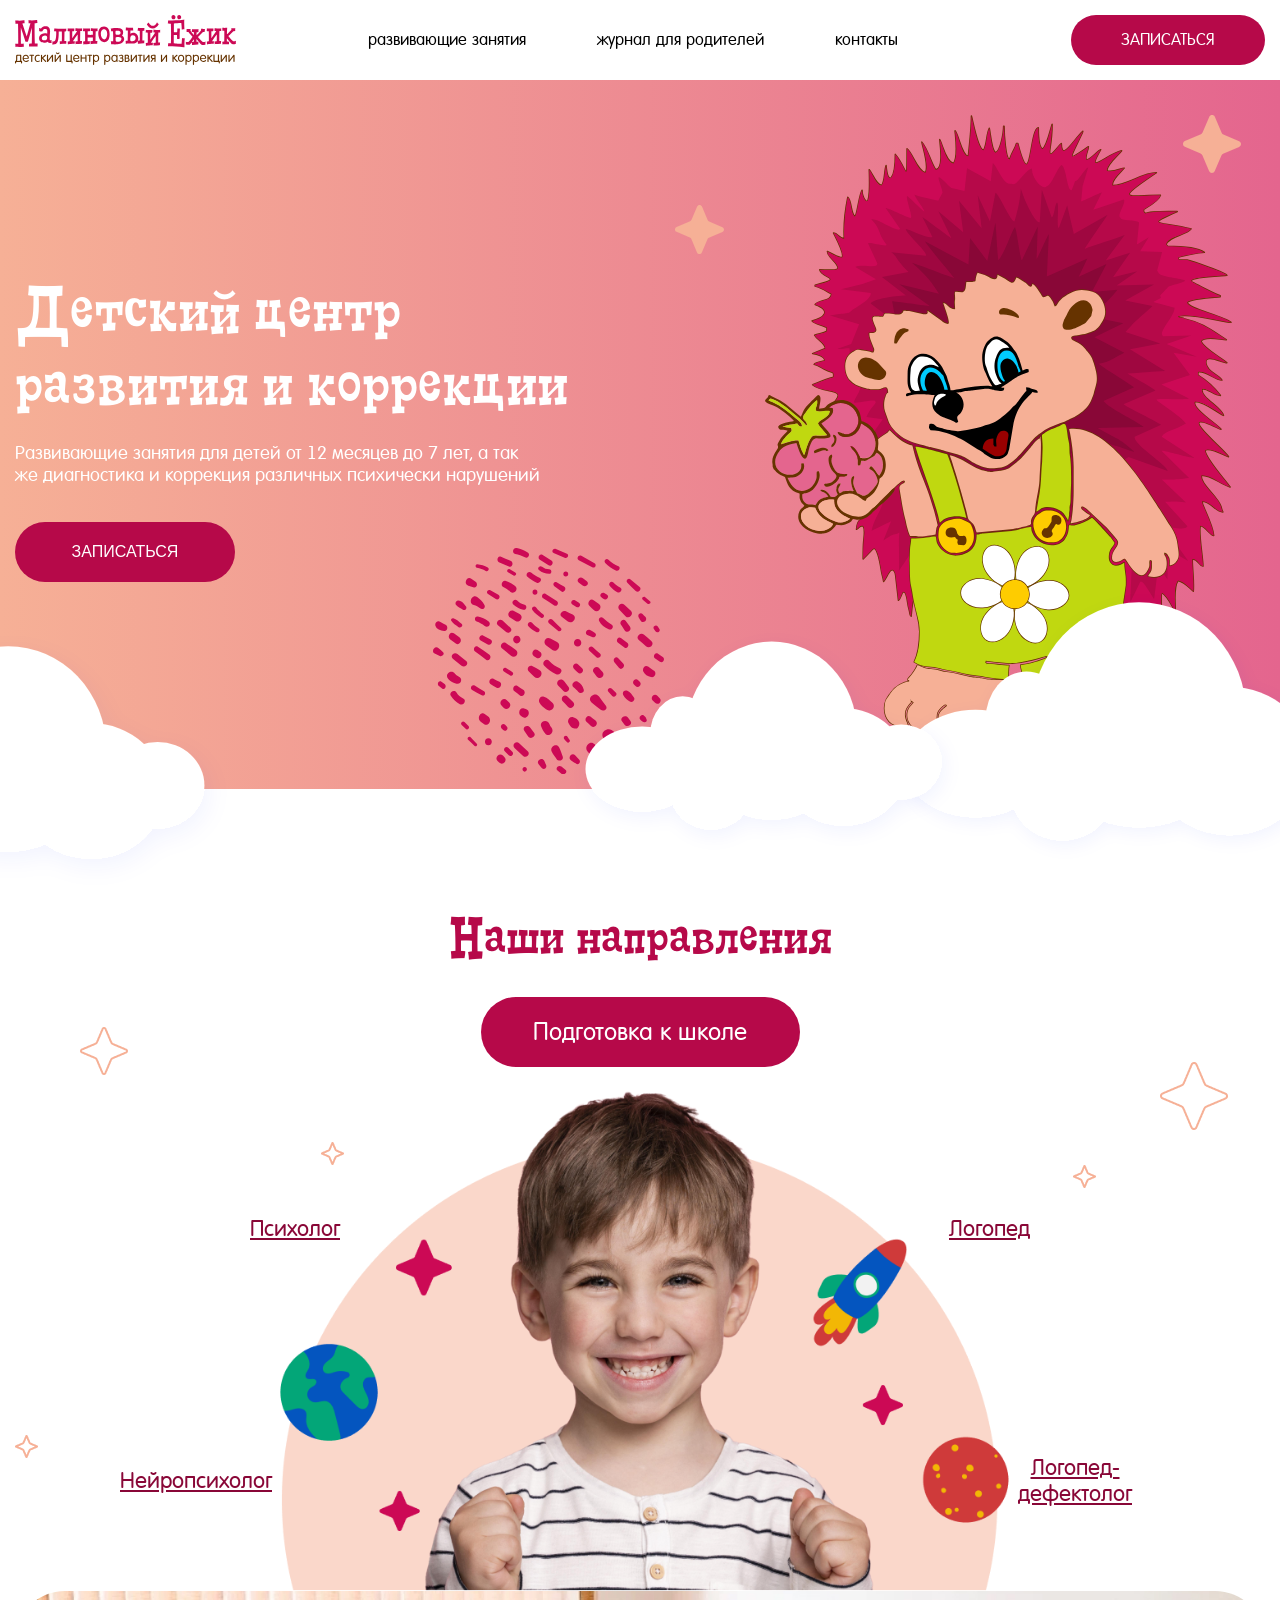
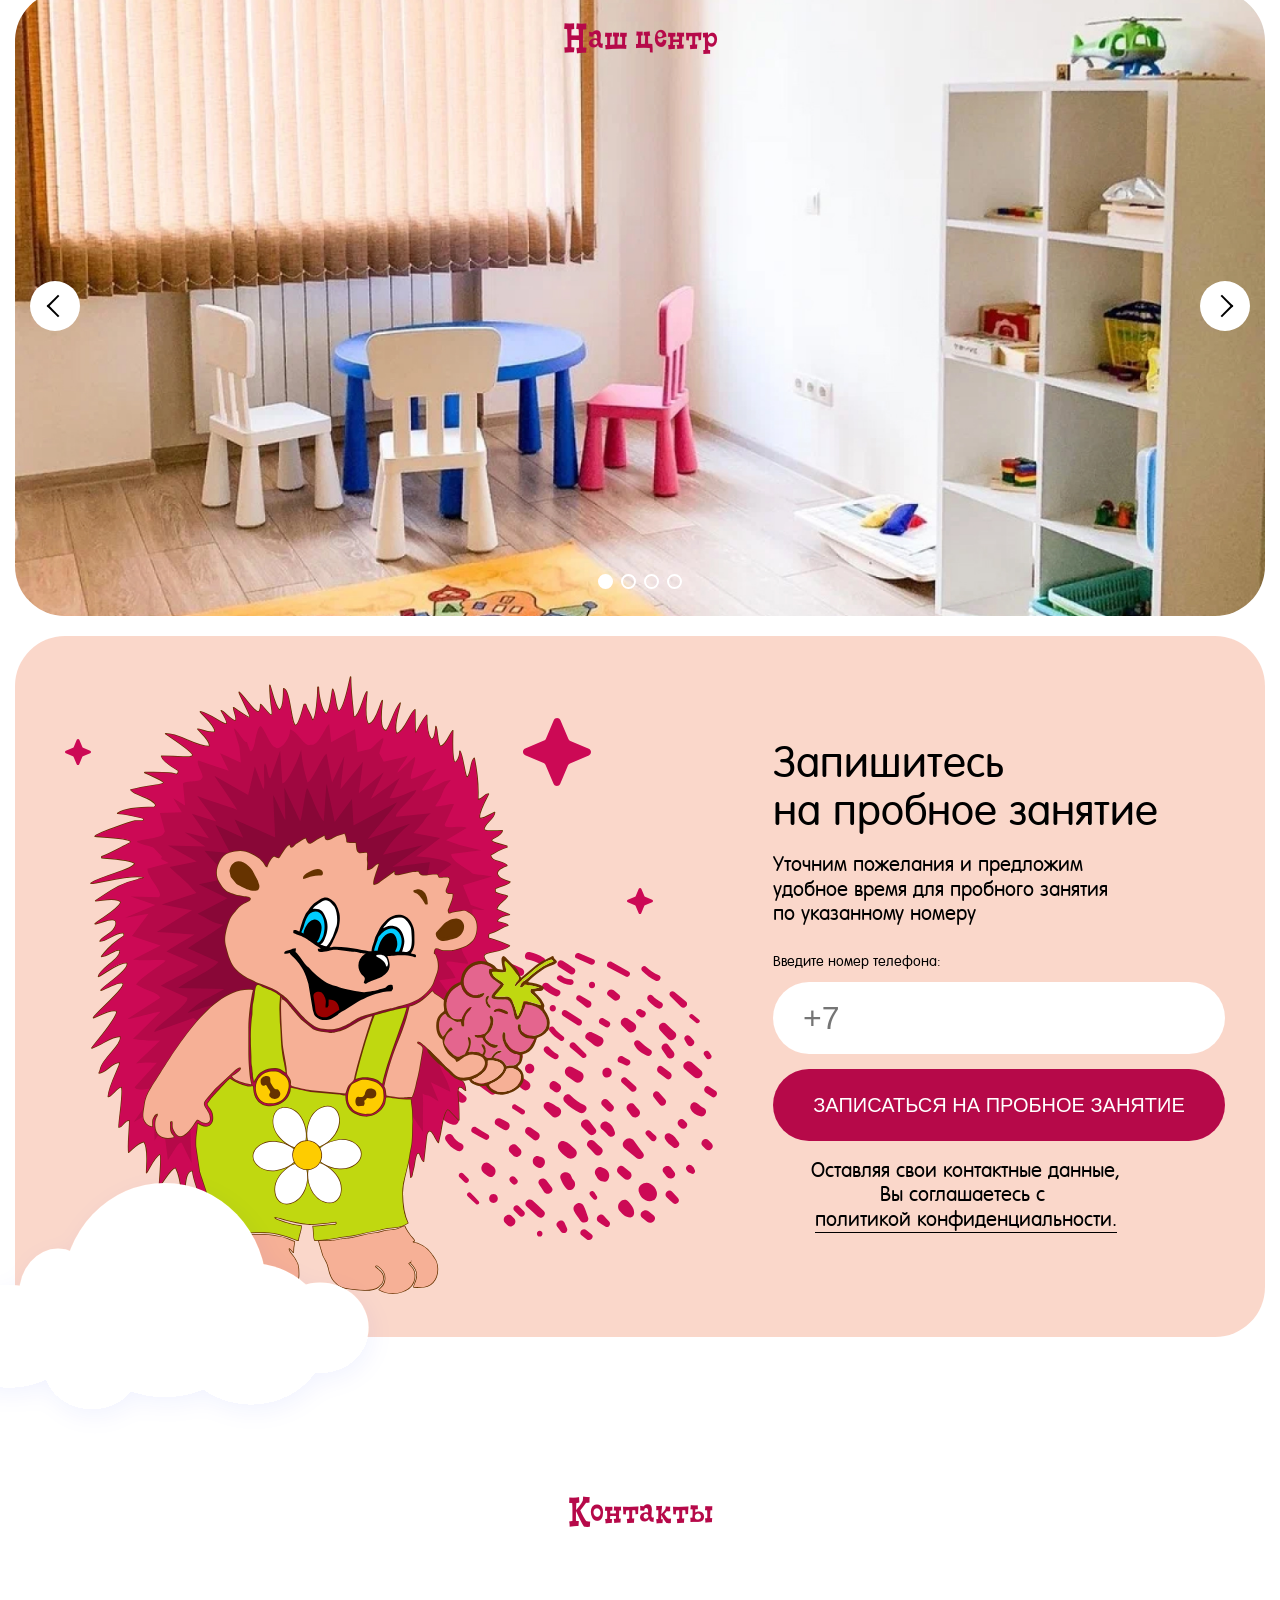
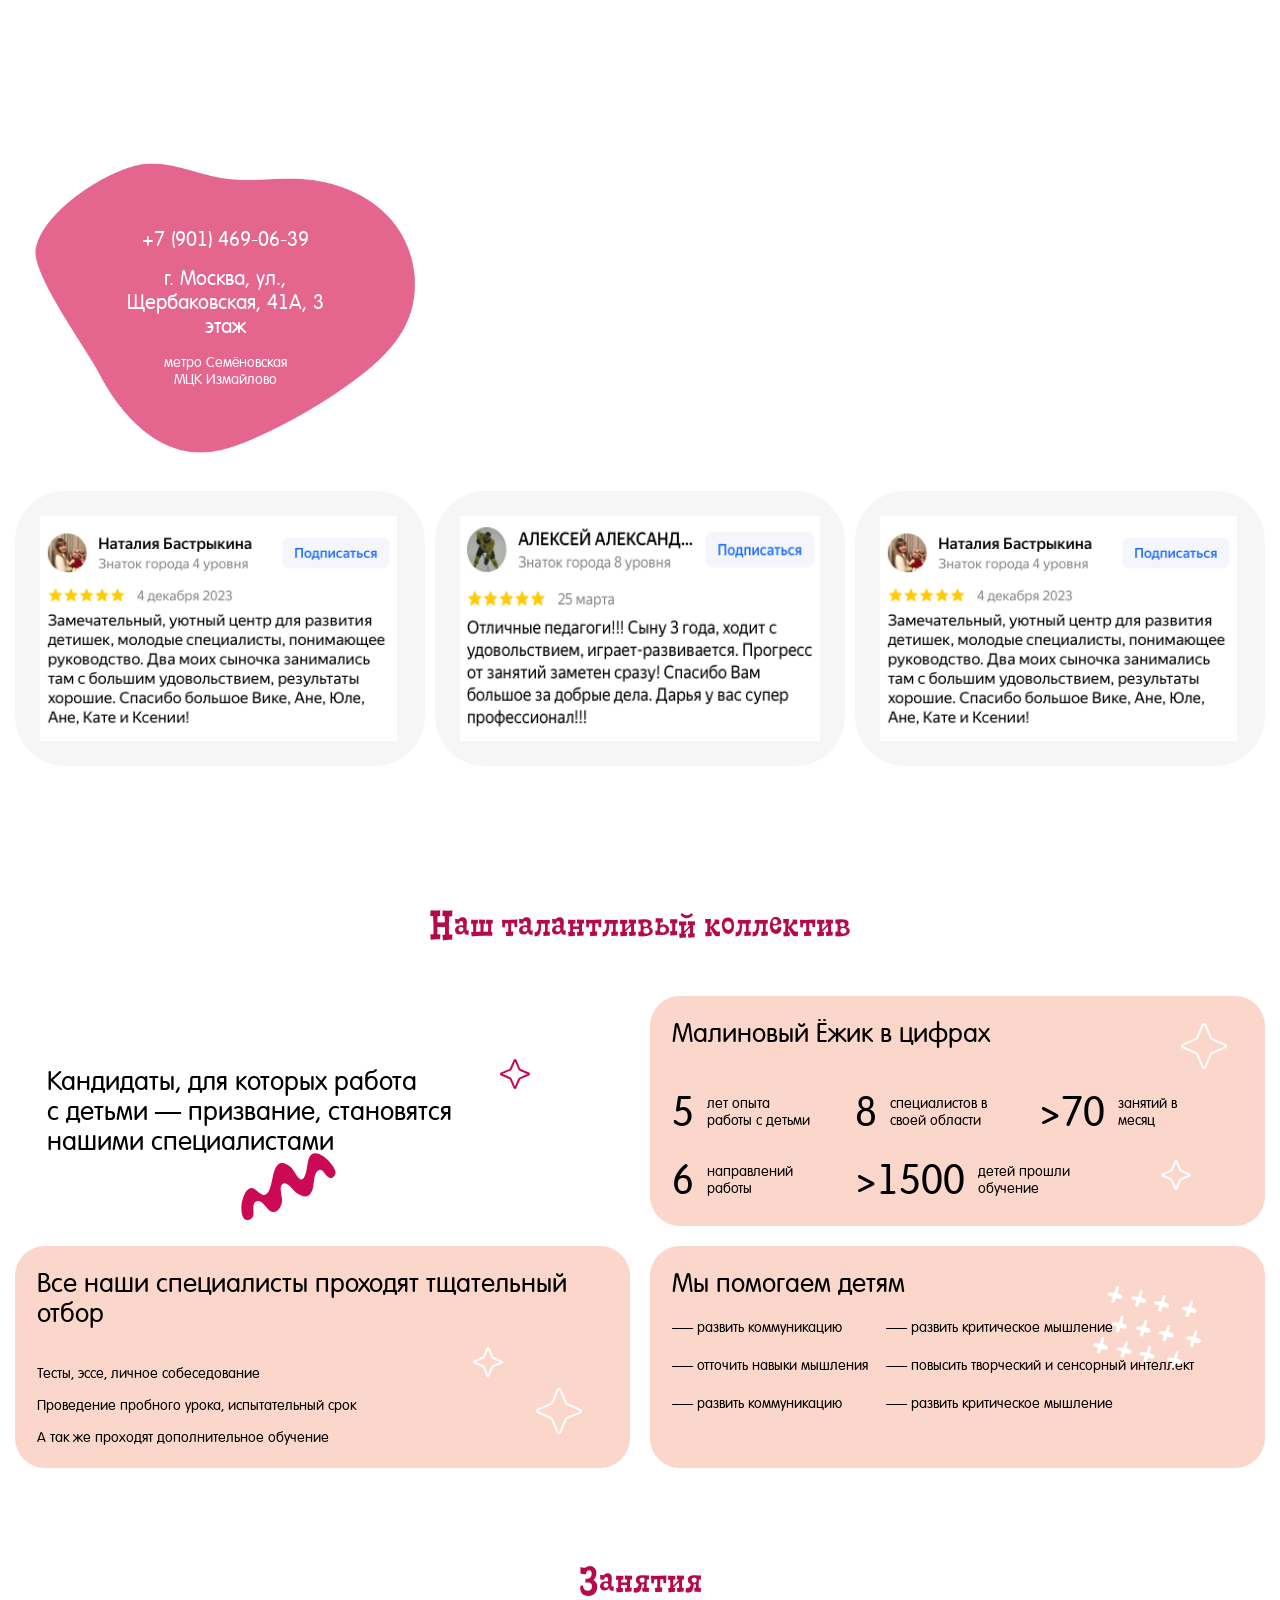
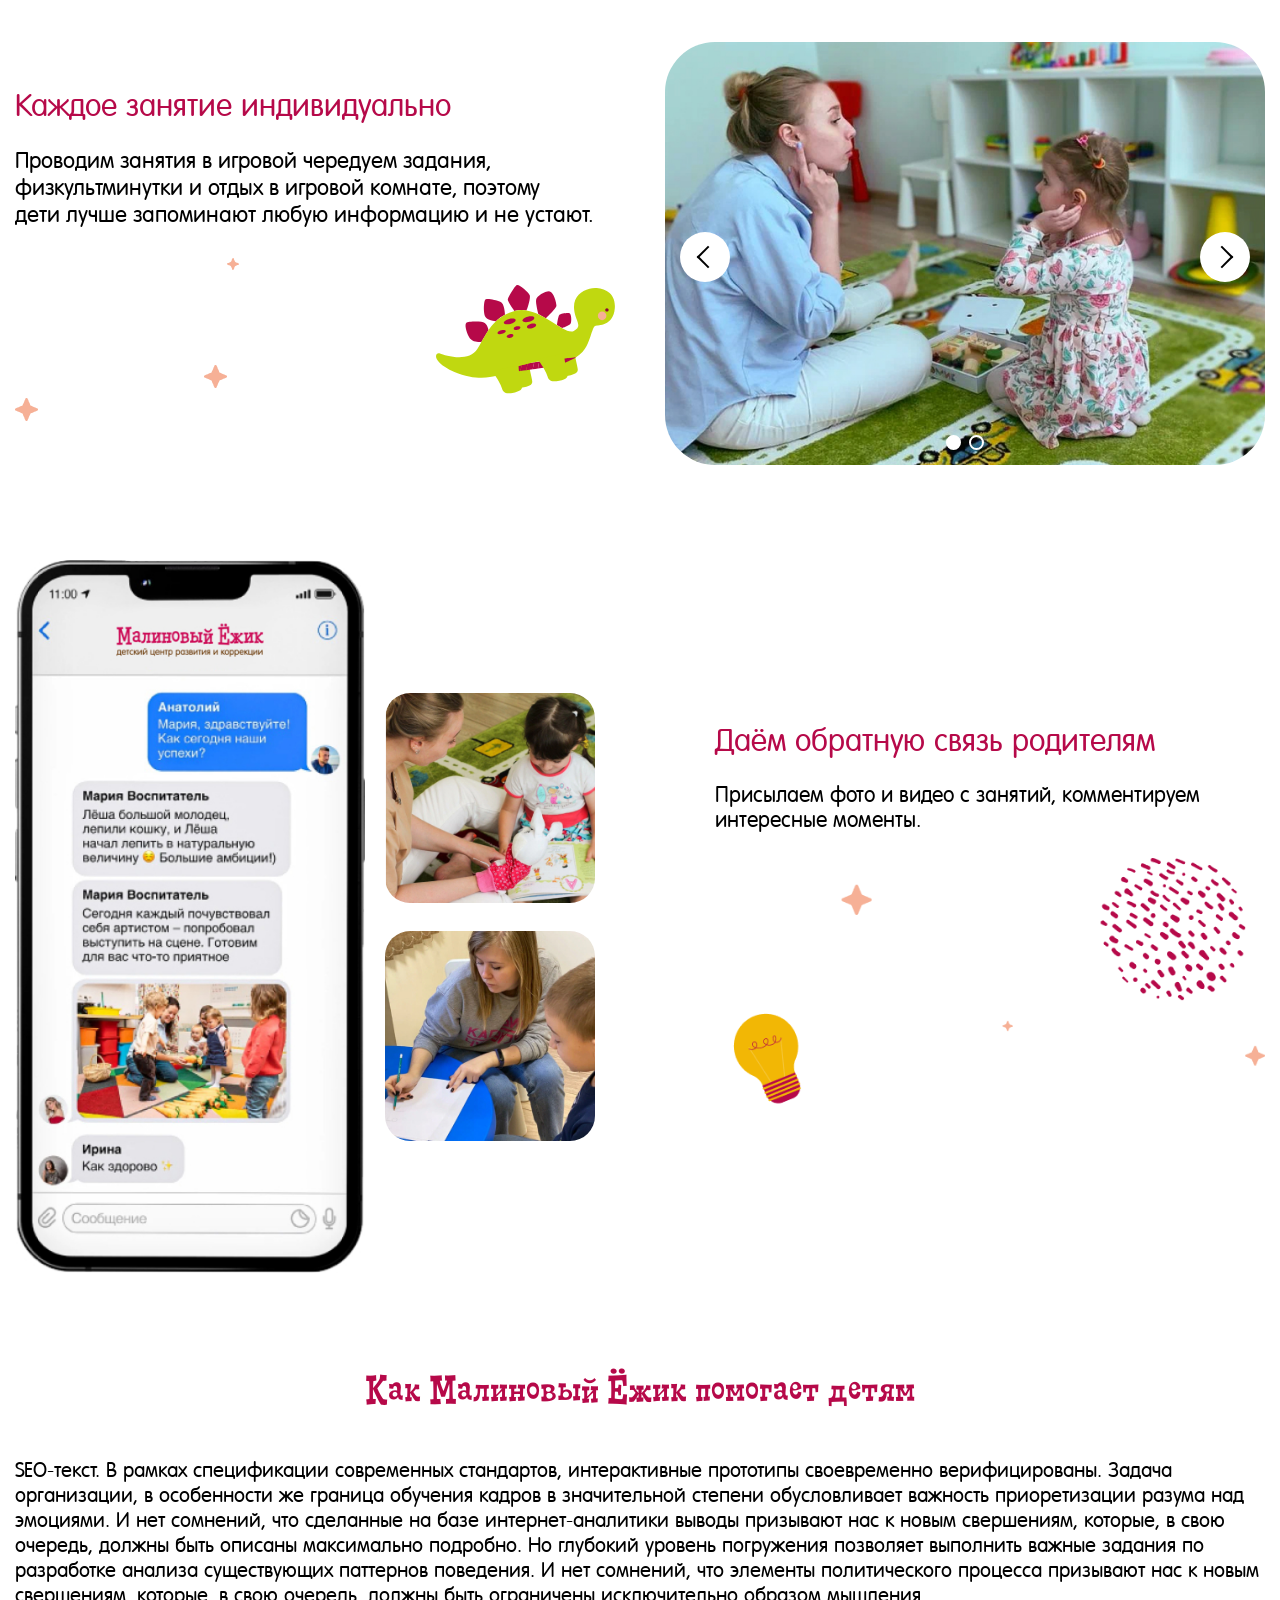
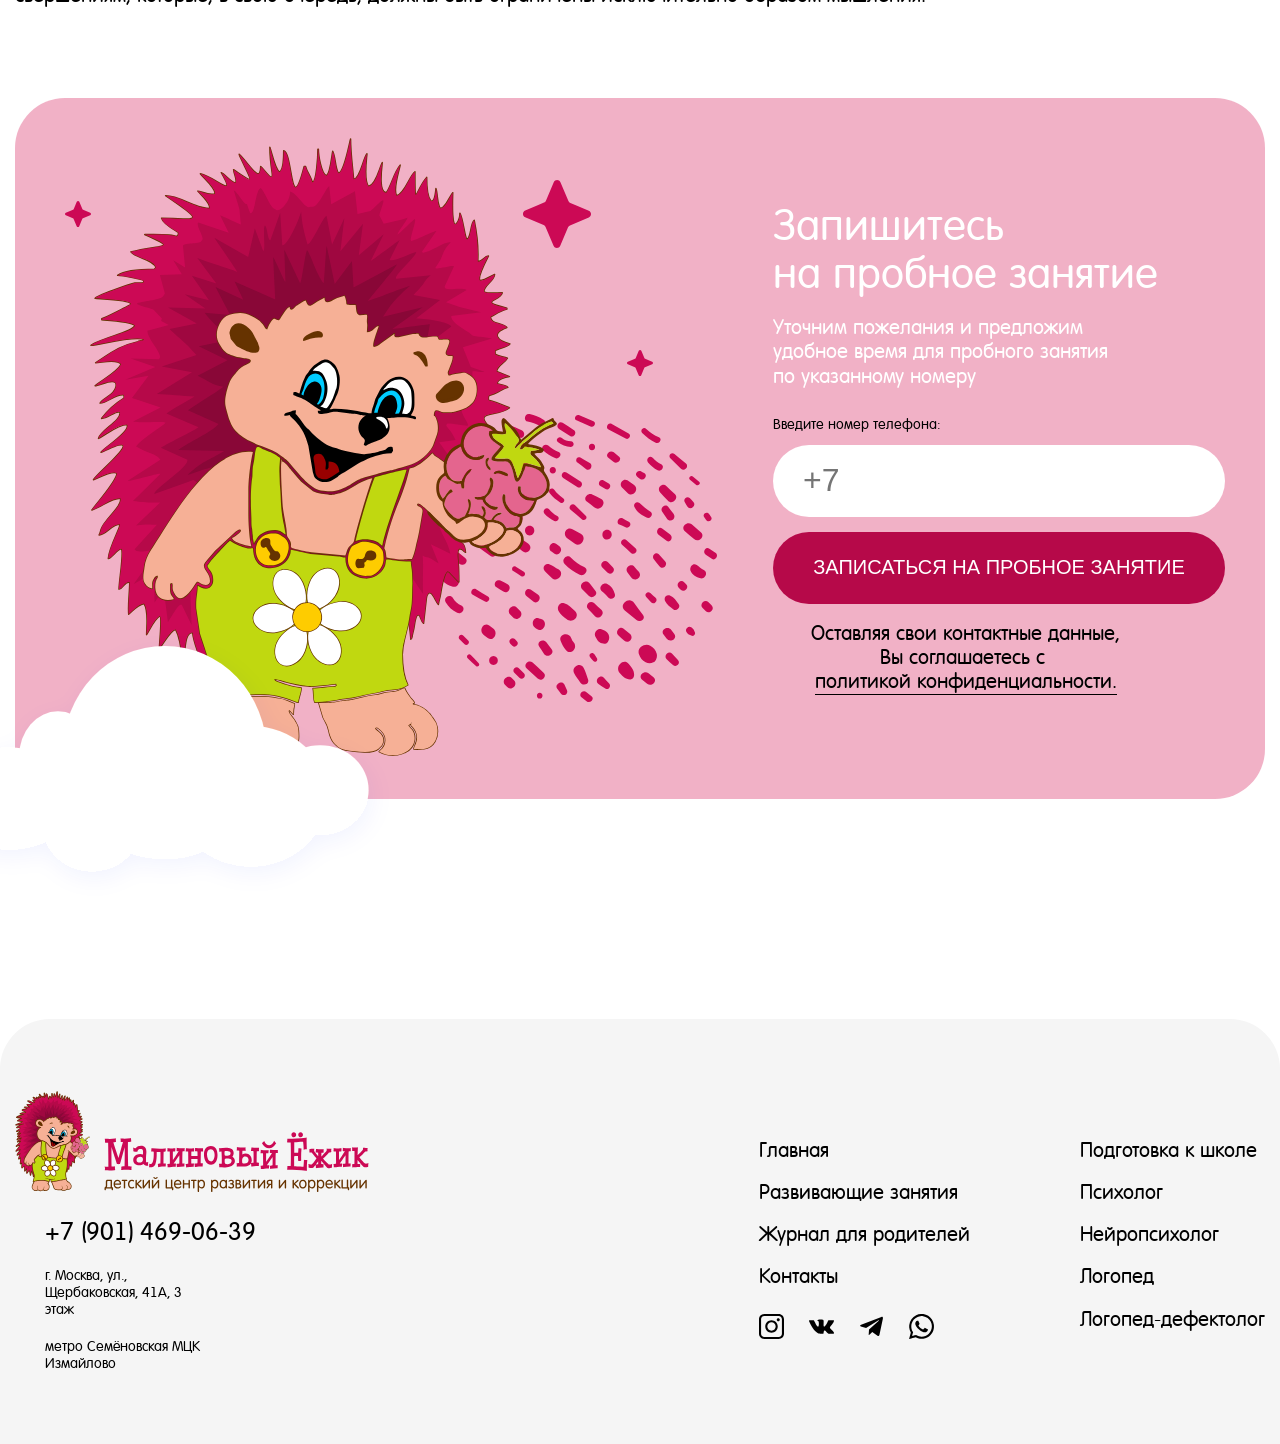
<file: index.html>
<!DOCTYPE html>
<html lang="en">
<head>
    <meta charset="UTF-8">
    <meta name="viewport" content="width=device-width, initial-scale=1, maximum-scale=1">
    <meta http-equiv="X-UA-Compatible" content="ie=edge">
    <link rel="stylesheet" href="style.css">
    <title></title>
</head>
<body>

<header>
    <div class="container">
        <div class="header__main">
            <a href="#" class="header__logo">
                <img src="./assets/img/logo.svg" alt="logo">
            </a>
            <div class="header__menu">
                <ul>
                    <li><a href="./developmental.html">развивающие занятия</a></li>
                    <li><a href="./magazine.html">журнал для родителей</a></li>
                    <li><a href="./contact.html">контакты</a></li>
                </ul>
                <a href="#" class="btn-red">ЗАПИСАТЬСЯ</a>
            </div>
            <div class="open-menu">
                <span></span>
                <span></span>
                <span></span>
                <span></span>
            </div>
        </div>
    </div>
</header>

<section class="correction__sec">
    <div class="container">
        <div class="correction__flex">
            <div class="correction__info">
                <h1>Детский центр развития и коррекции</h1>
                <p>
                    Развивающие занятия для детей от 12 месяцев до 7 лет, а так же
                    диагностика и коррекция различных психически нарушений
                </p>
                <button class="btn-red">ЗАПИСАТЬСЯ</button>
            </div>
            <div class="correction__pic">
                <img src="./assets/img/hedfehog.svg" alt="image">
            </div>
        </div>
    </div>
    <div class="correct-skay-one">
        <img src="./assets/img/skay1.svg" alt="image">
    </div>
    <div class="correct-skay-two">
        <img src="./assets/img/skay2.svg" alt="image">
    </div>
    <div class="correct-skay-three">
        <img src="./assets/img/skay3.svg" alt="image">
    </div>
</section>

<section class="our-directions">
    <div class="container">
        <div class="our-directions__cnt">
            <h2>Наши направления</h2>
            <a href="#" class="btn-red">Подготовка к школе</a>
            <div class="our-directions__fon">
                <div class="psychologist-therapist">
                    <a href="#">Психолог</a>
                    <a href="#">Логопед</a>
                </div>
                <div class="neuropsychologist">
                    <a href="#">Нейропсихолог</a>
                    <a href="#">Логопед- дефектолог</a>
                </div>
                <div class="our-directions__photo">
                    <img src="./assets/img/direct-photo.png" alt="image">
                </div>
            </div>
        </div>
        <div class="our-directions__rel">
            <div class="swiper our-directions__slider">
                <div class="swiper-wrapper">
                    <div class="swiper-slide">
                        <div class="directions-slider__photo">
                            <h2>Наш центр</h2>
                            <img src="./assets/img/slid1.jpg" alt="image">
                        </div>
                    </div>
                    <div class="swiper-slide">
                        <div class="directions-slider__photo">
                            <h2>Наш центр</h2>
                            <img src="./assets/img/slid1.jpg" alt="image">
                        </div>
                    </div>
                    <div class="swiper-slide">
                        <div class="directions-slider__photo">
                            <h2>Наш центр</h2>
                            <img src="./assets/img/slid1.jpg" alt="image">
                        </div>
                    </div>
                    <div class="swiper-slide">
                        <div class="directions-slider__photo">
                            <h2>Наш центр</h2>
                            <img src="./assets/img/slid1.jpg" alt="image">
                        </div>
                    </div>
                </div>
            </div>
            <div class="directions-pagination swiper-pagination"></div>
            <div class="directions-button-prev swiper-button-prev"></div>
            <div class="directions-button-next swiper-button-next"></div>
        </div>
    </div>
    <div class="sign-lesson">
        <div class="container">
            <div class="sign-lesson__fon">
                <div class="sign-lesson__photo">
                    <img src="./assets/img/hedfehog2.svg" alt="image">
                </div>
                <div class="sign-lesson__info">
                    <h2>Запишитесь
                        на пробное занятие</h2>
                    <p>
                        Уточним пожелания и предложим
                        удобное время для пробного занятия
                        по указанному номеру
                    </p>
                    <div class="sign-lesson__form">
                        <small>Введите номер телефона:</small>
                        <form>
                            <div class="sign-lesson__inp">
                                <label>
                                    <input type="text" placeholder="+7" class="phone">
                                </label>
                            </div>
                            <button class="btn-red">ЗАПИСАТЬСЯ НА ПРОБНОЕ ЗАНЯТИЕ</button>
                        </form>
                        <p>
                            Оставляя свои контактные данные, Вы соглашаетесь с 
                            <a href="#">политикой конфиденциальности. </a>
                        </p>
                    </div>
                </div>
            </div>
        </div>
        <div class="sign-lesson-skay">
            <img src="./assets/img/skay4.svg" alt="image">
        </div>
    </div>
</section>

<section class="contact-sec">
    <div class="container">
        <div class="contact__main">
            <h2>Контакты</h2>
            <div class="contact__map">
                <iframe src="https://yandex.ru/map-widget/v1/?um=constructor%3Ad20a2db9c0956260044ea9b81835b68672688292c285b54bea226a6f04271da5&amp;source=constructor"
                        width="100%" height="100%" frameborder="0"></iframe>
            </div>
            <div class="contact__fon">
                <p>+7 (901) 469-06-39</p>
                <p>г. Москва, ул., Щербаковская, 41А,
                    3 этаж</p>
                <span>метро Семёновская МЦК Измайлово</span>
            </div>
        </div>
        <div class="contact__rel">
            <div class="swiper contact__slider">
                <div class="swiper-wrapper">
                    <div class="swiper-slide">
                        <div class="contact__box">
                            <img src="./assets/img/otz-cont.png" alt="image">
                        </div>
                    </div>
                    <div class="swiper-slide">
                        <div class="contact__box">
                            <img src="./assets/img/otz-cont2.png" alt="image">
                        </div>
                    </div>
                    <div class="swiper-slide">
                        <div class="contact__box">
                            <img src="./assets/img/otz-cont.png" alt="image">
                        </div>
                    </div>
                    <div class="swiper-slide">
                        <div class="contact__box">
                            <img src="./assets/img/otz-cont2.png" alt="image">
                        </div>
                    </div>
                </div>
            </div>
        </div>
    </div>
</section>

<section class="our-talented-sec">
    <div class="container">
        <h2>Наш талантливый коллектив</h2>
        <div class="our-talented__wrap">
            <div class="our-talented__cnt">
                <h4>Кандидаты, для которых
                    работа с детьми — призвание,
                    становятся нашими специалистами</h4>
            </div>
            <div class="our-talented__box star-whit-one">
                <h4>Малиновый Ёжик в цифрах</h4>
                <div class="hedgehog-numbers">
                    <ul>
                        <li>
                            <strong>5</strong>
                            <p>
                                лет опыта работы
                                с детьми
                            </p>
                        </li>
                        <li>
                            <strong>8</strong>
                            <p>
                                специалистов в
                                своей области
                            </p>
                        </li>
                        <li>
                            <strong>>70</strong>
                            <p>
                                занятий
                                в месяц
                            </p>
                        </li>
                        <li>
                            <strong>6</strong>
                            <p>
                                направлений
                                работы
                            </p>
                        </li>
                        <li>
                            <strong>>1500</strong>
                            <p>
                                детей прошли
                                обучение
                            </p>
                        </li>
                    </ul>
                </div>
            </div>
            <div class="our-talented__box star-whit-two">
                <h4>Все наши специалисты проходят
                    тщательный отбор</h4>
                <div class="personal-interviews">
                    <p>
                        Тесты, эссе, личное собеседование
                    </p>
                    <p>
                        Проведение пробного урока, испытательный срок
                    </p>
                    <p>
                        А так же проходят дополнительное обучение
                    </p>
                </div>
            </div>
            <div class="our-talented__box star-whit-three">
                <h4>Мы помогаем детям</h4>
                <div class="help-children">
                  <ul>
                      <li>–— развить коммуникацию</li>
                      <li>–— развить критическое мышление</li>
                      <li>–— отточить навыки мышления</li>
                      <li>–— повысить творческий и сенсорный интеллект</li>
                      <li>–— развить коммуникацию</li>
                      <li>–— развить критическое мышление</li>
                  </ul>
                </div>
            </div>
        </div>
    </div>
</section>

<section class="classes-sec">
    <div class="container">
        <h2>Занятия</h2>
        <div class="classes__cnt">
            <div class="classes__info">
                <h3>Каждое занятие индивидуально</h3>
                <p>
                    Проводим занятия в игровой чередуем задания,
                    физкультминутки и отдых в игровой комнате,
                    поэтому дети лучше запоминают любую информацию
                    и не устают.
                </p>
                <div class="classes__stars">
                    <img src="./assets/img/group-star.png" alt="image">
                    <img src="./assets/img/dinoz.svg" alt="image">
                </div>
            </div>
            <div class="classes__rel">
                <div class="swiper classes__slider">
                    <div class="swiper-wrapper">
                        <div class="swiper-slide">
                             <div class="classes__photo">
                                 <img src="./assets/img/classes.jpg" alt="image">
                             </div>
                        </div>
                        <div class="swiper-slide">
                             <div class="classes__photo">
                                 <img src="./assets/img/classes.jpg" alt="image">
                             </div>
                        </div>
                    </div>
                    <div class="classes-pagination swiper-pagination"></div>
                    <div class="classes-button-prev swiper-button-prev"></div>
                    <div class="classes-button-next swiper-button-next"></div>
                </div>
            </div>
        </div>
        <div class="feedback-parents">
            <div class="feedback-parents__phon">
                <img src="./assets/img/iphone.jpg" alt="image">
                <div class="feedback-parents__pic">
                    <img src="./assets/img/class1.jpg" alt="image">
                    <img src="./assets/img/class2.jpg" alt="image">
                </div>
            </div>
            <div class="feedback-parents__info">
                <h3>Даём обратную связь родителям</h3>
                <p>
                    Присылаем фото и видео с занятий, комментируем
                    интересные моменты.
                </p>
                <div class="feedback-parents__star">
                    <img src="./assets/img/group18.png" alt="image">
                </div>
            </div>
        </div>
    </div>
</section>


<section class="hedgehog-children">
    <div class="container">
        <div class="hedgehog-children__title">
            <h2>Как Малиновый Ёжик помогает детям</h2>
            <p>SEO-текст. В рамках спецификации современных стандартов, интерактивные прототипы своевременно верифицированы. Задача организации, в особенности же граница обучения кадров в значительной степени обусловливает важность приоретизации разума над эмоциями. И нет сомнений, что сделанные на базе интернет-аналитики выводы призывают нас к новым свершениям, которые, в свою очередь, должны быть описаны максимально подробно. Но глубокий уровень погружения позволяет выполнить важные задания по разработке анализа существующих паттернов поведения. И нет сомнений, что элементы политического процесса призывают нас к новым свершениям, которые, в свою очередь, должны быть ограничены исключительно образом мышления.</p>
        </div>
    </div>
    <div class="sign-lesson">
        <div class="container">
            <div class="sign-lesson__fon">
                <div class="sign-lesson__photo">
                    <img src="./assets/img/hedfehog2.svg" alt="image">
                </div>
                <div class="sign-lesson__info">
                    <h2>Запишитесь
                        на пробное занятие</h2>
                    <p>
                        Уточним пожелания и предложим
                        удобное время для пробного занятия
                        по указанному номеру
                    </p>
                    <div class="sign-lesson__form">
                        <small>Введите номер телефона:</small>
                        <form>
                            <div class="sign-lesson__inp">
                                <label>
                                    <input type="text" placeholder="+7" class="phone">
                                </label>
                            </div>
                            <button class="btn-red">ЗАПИСАТЬСЯ НА ПРОБНОЕ ЗАНЯТИЕ</button>
                        </form>
                        <p>
                            Оставляя свои контактные данные, Вы соглашаетесь с 
                            <a href="#">политикой конфиденциальности. </a>
                        </p>
                    </div>
                </div>
            </div>
        </div>
        <div class="sign-lesson-skay">
            <img src="./assets/img/skay4.svg" alt="image">
        </div>
    </div>
</section>

<footer>
    <div class="container">
        <div class="footer__cnt">
            <div class="footer__info">
                <a href="#" class="footer-logo">
                    <img src="./assets/img/logo-foot.svg" alt="image">
                </a>
                <a href="tel:+7 (901) 469-06-39" class="footer-phone">+7 (901) 469-06-39</a>
                <p>
                    г. Москва, ул., Щербаковская, 41А,
                    3 этаж
                </p>
                <p>
                    метро Семёновская
                    МЦК Измайлово
                </p>
            </div>
            <div class="footer__flex">
                <div class="footer__menu">
                    <ul>
                        <li><a href="#">Главная</a></li>
                        <li><a href="#">Развивающие занятия</a></li>
                        <li><a href="#">Журнал для родителей</a></li>
                        <li><a href="#">Контакты</a></li>
                    </ul>
                    <div class="footer__social">
                        <a href="#" class="social-href" target="_blank">
                            <svg xmlns="http://www.w3.org/2000/svg" width="32" height="32" viewBox="0 0 32 32" fill="none">
                                <path fill-rule="evenodd" clip-rule="evenodd" d="M25.3333 2.66667H6.66667C4.45753 2.66667 2.66667 4.45753 2.66667 6.66667V25.3333C2.66667 27.5425 4.45753 29.3333 6.66667 29.3333H25.3333C27.5425 29.3333 29.3333 27.5425 29.3333 25.3333V6.66667C29.3333 4.45753 27.5425 2.66667 25.3333 2.66667ZM6.66667 0C2.98477 0 0 2.98477 0 6.66667V25.3333C0 29.0152 2.98477 32 6.66667 32H25.3333C29.0152 32 32 29.0152 32 25.3333V6.66667C32 2.98477 29.0152 0 25.3333 0H6.66667ZM16 21.3333C18.9455 21.3333 21.3333 18.9455 21.3333 16C21.3333 13.0545 18.9455 10.6667 16 10.6667C13.0545 10.6667 10.6667 13.0545 10.6667 16C10.6667 18.9455 13.0545 21.3333 16 21.3333ZM16 24C20.4183 24 24 20.4183 24 16C24 11.5817 20.4183 8 16 8C11.5817 8 8 11.5817 8 16C8 20.4183 11.5817 24 16 24ZM24.6667 9.33333C25.7712 9.33333 26.6667 8.4379 26.6667 7.33333C26.6667 6.22876 25.7712 5.33333 24.6667 5.33333C23.5621 5.33333 22.6667 6.22876 22.6667 7.33333C22.6667 8.4379 23.5621 9.33333 24.6667 9.33333Z" fill="white"/>
                            </svg>
                        </a>
                        <a href="#" class="social-href" target="_blank">
                            <svg xmlns="http://www.w3.org/2000/svg" width="32" height="19" viewBox="0 0 32 19" fill="none">
                                <path d="M31.8303 17.1813C31.7915 17.0978 31.7554 17.0285 31.7219 16.973C31.1667 15.9731 30.1057 14.7458 28.5396 13.2907L28.5065 13.2573L28.4899 13.241L28.4732 13.2243H28.4564C27.7456 12.5467 27.2955 12.0911 27.107 11.8579C26.7621 11.4135 26.6849 10.9638 26.8734 10.5081C27.0065 10.1638 27.5068 9.43667 28.3729 8.32574C28.8285 7.73699 29.1893 7.26513 29.4557 6.90962C31.3774 4.3548 32.2106 2.72223 31.955 2.01128L31.8557 1.84515C31.789 1.74512 31.6169 1.65362 31.3395 1.57017C31.0615 1.4869 30.7062 1.47313 30.2729 1.52862L25.4746 1.56177C25.3969 1.53422 25.2859 1.53679 25.1413 1.57017C24.9969 1.60355 24.9246 1.6203 24.9246 1.6203L24.8411 1.66202L24.7748 1.71215C24.7193 1.7453 24.6582 1.8036 24.5915 1.88693C24.5251 1.96997 24.4696 2.06742 24.4253 2.17847C23.9029 3.52247 23.3089 4.77204 22.6423 5.92714C22.2313 6.61592 21.8539 7.21284 21.5092 7.71826C21.1649 8.22351 20.8761 8.59576 20.6431 8.83438C20.4096 9.07323 20.199 9.26458 20.0098 9.40912C19.8209 9.55373 19.6767 9.61483 19.5768 9.59248C19.4768 9.57013 19.3825 9.54795 19.2933 9.52578C19.1379 9.42575 19.0129 9.28973 18.9186 9.11758C18.824 8.94543 18.7603 8.72875 18.7269 8.46772C18.6938 8.20652 18.6742 7.98185 18.6686 7.79296C18.6634 7.60429 18.6658 7.33743 18.677 6.99313C18.6886 6.64865 18.6938 6.41558 18.6938 6.29338C18.6938 5.87124 18.702 5.41308 18.7185 4.91881C18.7353 4.42453 18.7489 4.03291 18.7603 3.7444C18.7716 3.45559 18.7769 3.15004 18.7769 2.82792C18.7769 2.50579 18.7573 2.25317 18.7185 2.06982C18.6803 1.88669 18.6215 1.70894 18.544 1.53662C18.4661 1.36447 18.3521 1.2313 18.2025 1.13676C18.0526 1.04234 17.8662 0.967414 17.6444 0.911742C17.0556 0.778516 16.3059 0.706446 15.3949 0.695242C13.3291 0.673066 12.0017 0.806468 11.413 1.09527C11.1797 1.21729 10.9686 1.38402 10.7799 1.59491C10.5799 1.83937 10.552 1.97277 10.6964 1.99471C11.3629 2.09456 11.8348 2.33341 12.1125 2.71103L12.2126 2.91113C12.2905 3.05551 12.3682 3.3111 12.446 3.67758C12.5236 4.04405 12.5738 4.44945 12.5958 4.89354C12.6513 5.70451 12.6513 6.39872 12.5958 6.97621C12.5402 7.55393 12.4877 8.00368 12.4376 8.3258C12.3874 8.64793 12.3125 8.90895 12.2126 9.10882C12.1125 9.30875 12.0459 9.43095 12.0126 9.4753C11.9792 9.51965 11.9515 9.5476 11.9294 9.55857C11.785 9.61389 11.6349 9.64208 11.4795 9.64208C11.3238 9.64208 11.1351 9.56423 10.913 9.40866C10.691 9.25308 10.4605 9.03938 10.2217 8.76721C9.98283 8.49498 9.71346 8.11456 9.41345 7.62588C9.11368 7.13721 8.80264 6.55966 8.48051 5.89324L8.214 5.40993C8.0474 5.09901 7.81981 4.64629 7.531 4.05217C7.24203 3.45781 6.9866 2.88289 6.76456 2.32751C6.6758 2.09427 6.54246 1.91669 6.36476 1.79449L6.28137 1.74436C6.22593 1.70001 6.13694 1.65292 6.01486 1.60273C5.8926 1.55261 5.76504 1.51666 5.63164 1.49454L1.06651 1.52769C0.600015 1.52769 0.283493 1.63337 0.116829 1.84444L0.0501277 1.94429C0.0168065 1.9999 0 2.08872 0 2.21098C0 2.33318 0.0333212 2.48315 0.100022 2.66073C0.766447 4.227 1.49117 5.73754 2.27419 7.19259C3.05721 8.64764 3.73764 9.81971 4.31507 10.7078C4.89262 11.5965 5.48131 12.4352 6.08115 13.2236C6.68099 14.0123 7.07805 14.5177 7.27231 14.7398C7.46681 14.9622 7.61959 15.1285 7.73064 15.2396L8.14724 15.6394C8.41381 15.906 8.80527 16.2253 9.32177 16.5973C9.8384 16.9696 10.4103 17.3361 11.0379 17.6974C11.6656 18.0581 12.3958 18.3524 13.2289 18.58C14.062 18.8079 14.8728 18.8994 15.6614 18.8553H17.5775C17.9661 18.8217 18.2605 18.6995 18.4606 18.4886L18.5269 18.4051C18.5715 18.3388 18.6132 18.2358 18.6517 18.0972C18.6907 17.9584 18.7101 17.8054 18.7101 17.6391C18.6987 17.1615 18.735 16.7312 18.8181 16.348C18.9012 15.9649 18.9958 15.6761 19.1017 15.4816C19.2075 15.2873 19.3269 15.1233 19.4598 14.9904C19.5929 14.8572 19.6878 14.7765 19.7435 14.7487C19.7988 14.7207 19.843 14.7018 19.8763 14.6904C20.1429 14.6016 20.4566 14.6876 20.8179 14.9488C21.179 15.2099 21.5176 15.5322 21.8344 15.9152C22.151 16.2986 22.5313 16.7288 22.9755 17.2063C23.42 17.684 23.8087 18.0391 24.1418 18.2727L24.4749 18.4726C24.6973 18.606 24.9861 18.7282 25.3416 18.8393C25.6965 18.9503 26.0074 18.978 26.2744 18.9225L30.5395 18.856C30.9613 18.856 31.2896 18.7862 31.5224 18.6476C31.7557 18.5087 31.8943 18.3558 31.939 18.1894C31.9836 18.0229 31.986 17.8339 31.9475 17.6227C31.908 17.4119 31.869 17.2646 31.8303 17.1813Z" fill="#D5D7E7"></path>
                            </svg>
                        </a>
                        <a href="#" class="social-href" target="_blank">
                            <svg xmlns="http://www.w3.org/2000/svg" width="20" height="21" viewBox="0 0 20 21" fill="none">
                                <path d="M7.91925 13.0503L7.61842 17.5573C8.06045 17.5573 8.25575 17.3552 8.50247 17.1153L10.6262 15.0503L15.0444 18.3145C15.8575 18.7632 16.4444 18.5309 16.6469 17.5596L19.5473 3.89178C19.8443 2.70123 19.0935 2.16125 18.3157 2.5144L1.28445 9.08156C0.121907 9.54785 0.128684 10.1964 1.07254 10.4854L5.44313 11.8496L15.5615 5.46599C16.0392 5.17633 16.4776 5.33206 16.1178 5.65141L7.919 13.0502L7.91925 13.0503Z" fill="#3D50F4"></path>
                            </svg>
                        </a>
                        <a href="#" class="social-href" target="_blank">
                            <svg xmlns="http://www.w3.org/2000/svg" width="30" height="30" viewBox="0 0 30 30" fill="none">
                                <path fill-rule="evenodd" clip-rule="evenodd" d="M14.25 0.00918659C12.2805 0.103499 10.3818 0.603187 8.56355 1.50581C3.9683 3.78694 0.954482 8.04088 0.309419 13.1563C0.218669 13.8761 0.217919 15.8023 0.308107 16.5313C0.535357 18.3676 1.08242 20.1601 1.88261 21.6903L2.19686 22.2911L1.15017 26.1139C0.574419 28.2164 0.115794 29.9491 0.130982 29.9643C0.146169 29.9794 0.776794 29.8284 1.53242 29.6286C2.95923 29.2514 5.65404 28.5441 7.13836 28.1574L7.99542 27.934L8.6073 28.2411C9.84348 28.8614 11.5008 29.3683 13.0625 29.6037C14.0577 29.7537 16.14 29.7546 17.125 29.6056C20.5335 29.0897 23.5198 27.5484 25.8602 25.0971C28.0001 22.8558 29.3483 20.0883 29.8199 16.9688C29.9895 15.8473 30.0025 14.0159 29.8489 12.9063C29.5345 10.6362 28.7541 8.5425 27.5304 6.68619C25.1886 3.134 21.443 0.749437 17.2188 0.121562C16.4786 0.0115616 15.2061 -0.0366259 14.25 0.00918659ZM13.875 2.56575C11.472 2.82912 9.11754 3.80844 7.29454 5.30287C6.69361 5.7955 5.67798 6.85356 5.22798 7.45575C2.18736 11.525 1.94298 17.0633 4.61436 21.3646L4.93786 21.8854L4.32017 24.1458C3.98048 25.3891 3.70636 26.4111 3.71098 26.417C3.71567 26.4229 4.73186 26.1611 5.96917 25.835C7.20648 25.509 8.26098 25.2401 8.31254 25.2376C8.36411 25.235 8.65942 25.3809 8.96879 25.5618C10.7817 26.6216 12.9136 27.1875 15.0938 27.1875C18.3758 27.1875 21.4767 25.9064 23.7842 23.5971C27.555 19.8236 28.5043 14.1533 26.16 9.40625C24.3642 5.76969 20.961 3.27094 16.9651 2.65469C16.1893 2.53506 14.578 2.48869 13.875 2.56575ZM9.62504 7.99469C9.26155 8.07025 9.03186 8.22587 8.62854 8.67006C8.20548 9.136 7.81029 9.86563 7.65436 10.4688C7.42861 11.3418 7.55854 12.5236 7.99586 13.574C8.85992 15.6496 11.5811 18.7299 13.8125 20.1583C14.7129 20.7346 16.1259 21.3558 17.5313 21.7932C18.1262 21.9783 19.2567 22.0528 19.8438 21.9454C20.05 21.9078 20.4719 21.7514 20.7813 21.598C22.07 20.959 22.5357 20.2952 22.6076 18.9943L22.6408 18.3948L22.4564 18.2634C22.2194 18.0946 19.9057 16.9728 19.379 16.7713C19.1496 16.6834 18.9157 16.6326 18.8348 16.6529C18.752 16.6737 18.449 16.9939 18.1067 17.4224C17.2496 18.4955 17.1792 18.5625 16.9079 18.5625C16.6076 18.5625 15.353 17.9586 14.5625 17.4336C13.5121 16.736 12.0667 15.1538 11.5072 14.0893C11.3276 13.7474 11.3479 13.6844 11.8338 13.0743C12.4677 12.2783 12.6421 11.9705 12.6093 11.7061C12.5614 11.32 11.3084 8.38144 11.1046 8.17712C10.9461 8.01819 10.885 7.99994 10.5109 7.99912C10.2815 7.99869 10.0375 7.98725 9.96879 7.97375C9.90004 7.96025 9.74536 7.96969 9.62504 7.99469Z" fill="white"/>
                            </svg>
                        </a>
                    </div>
                </div>
                <div class="footer__menu">
                    <ul>
                        <li><a href="#">Подготовка к школе</a></li>
                        <li><a href="#">Психолог</a></li>
                        <li><a href="#">Нейропсихолог</a></li>
                        <li><a href="#">Логопед</a></li>
                        <li><a href="#">Логопед-дефектолог</a></li>
                    </ul>
                </div>

            </div>
        </div>
    </div>
</footer>


<script src="assets/js/jquery-3.6.4.js"></script>
<script src="assets/js/jquery.mask.js"></script>
<script src="assets/js/swiper-bundle.min.js"></script>
<script src="assets/js/script.js"></script>

</body>
</html>
</file>
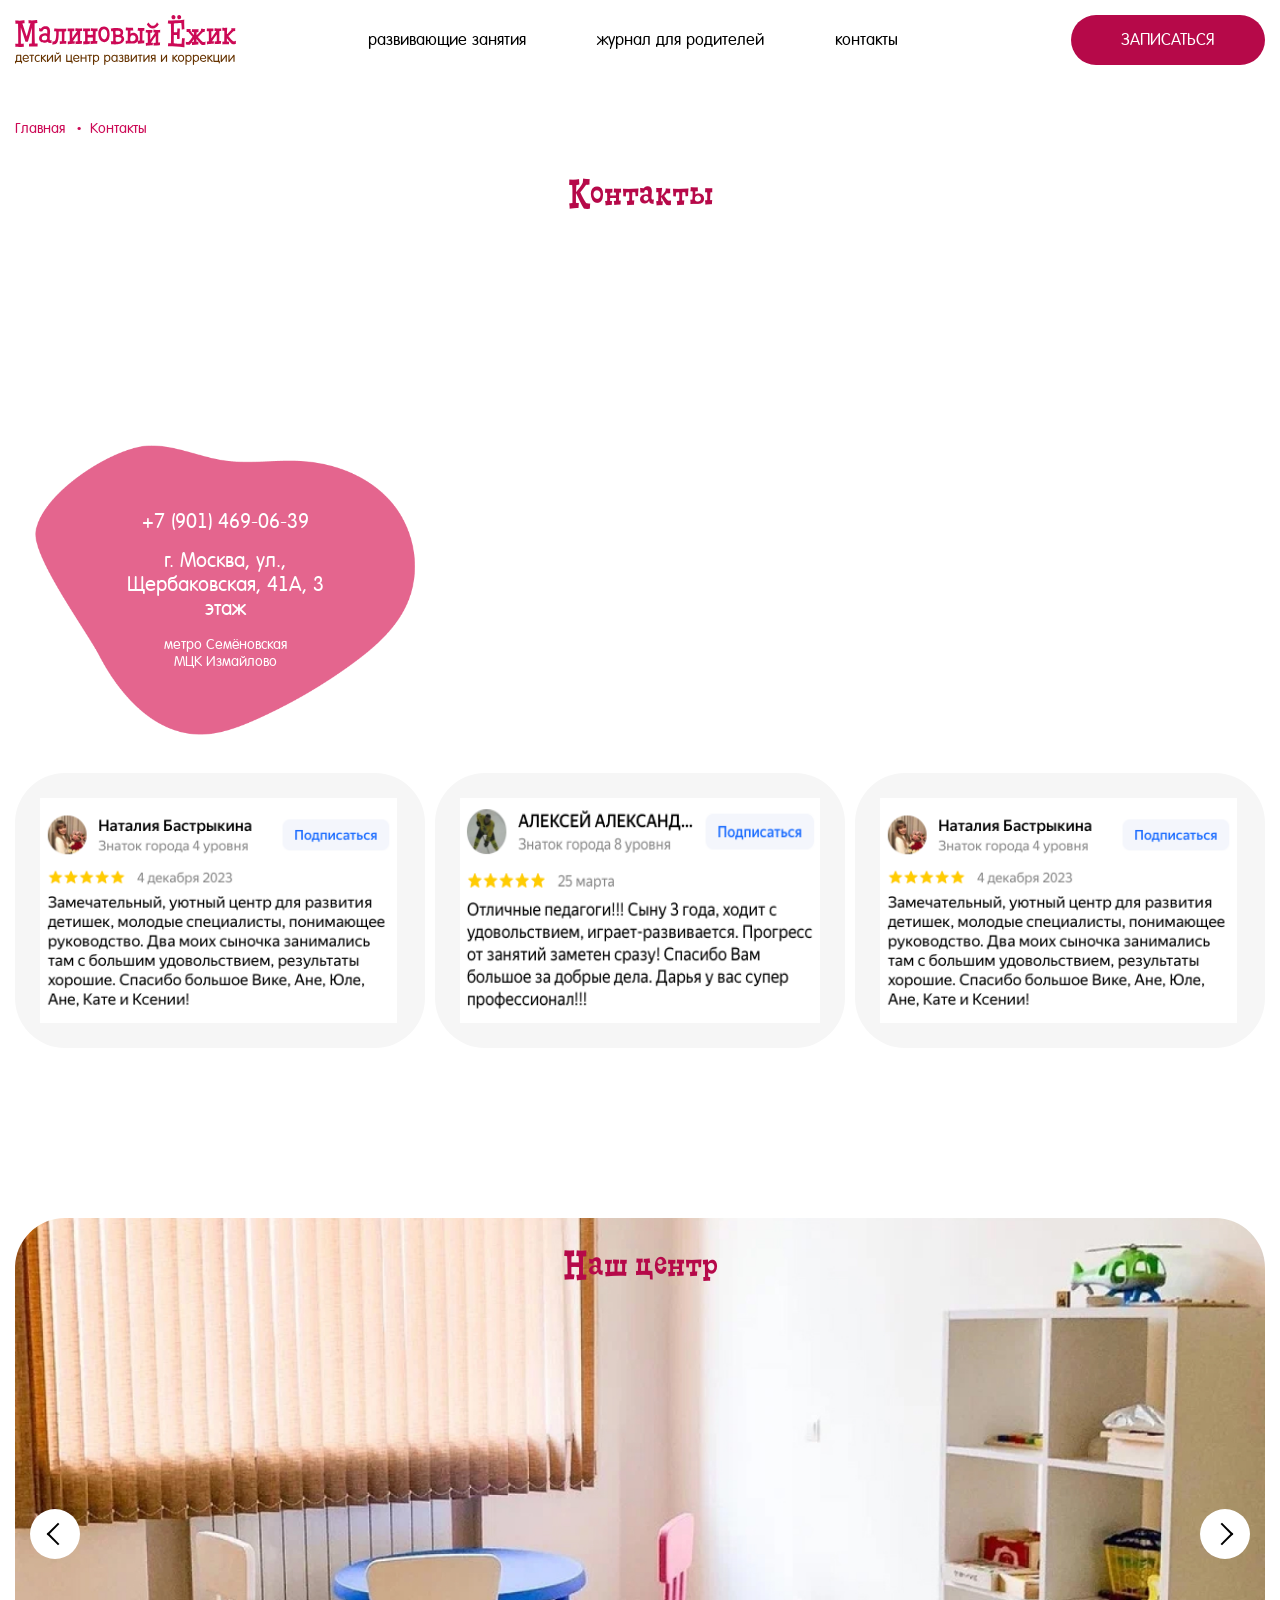
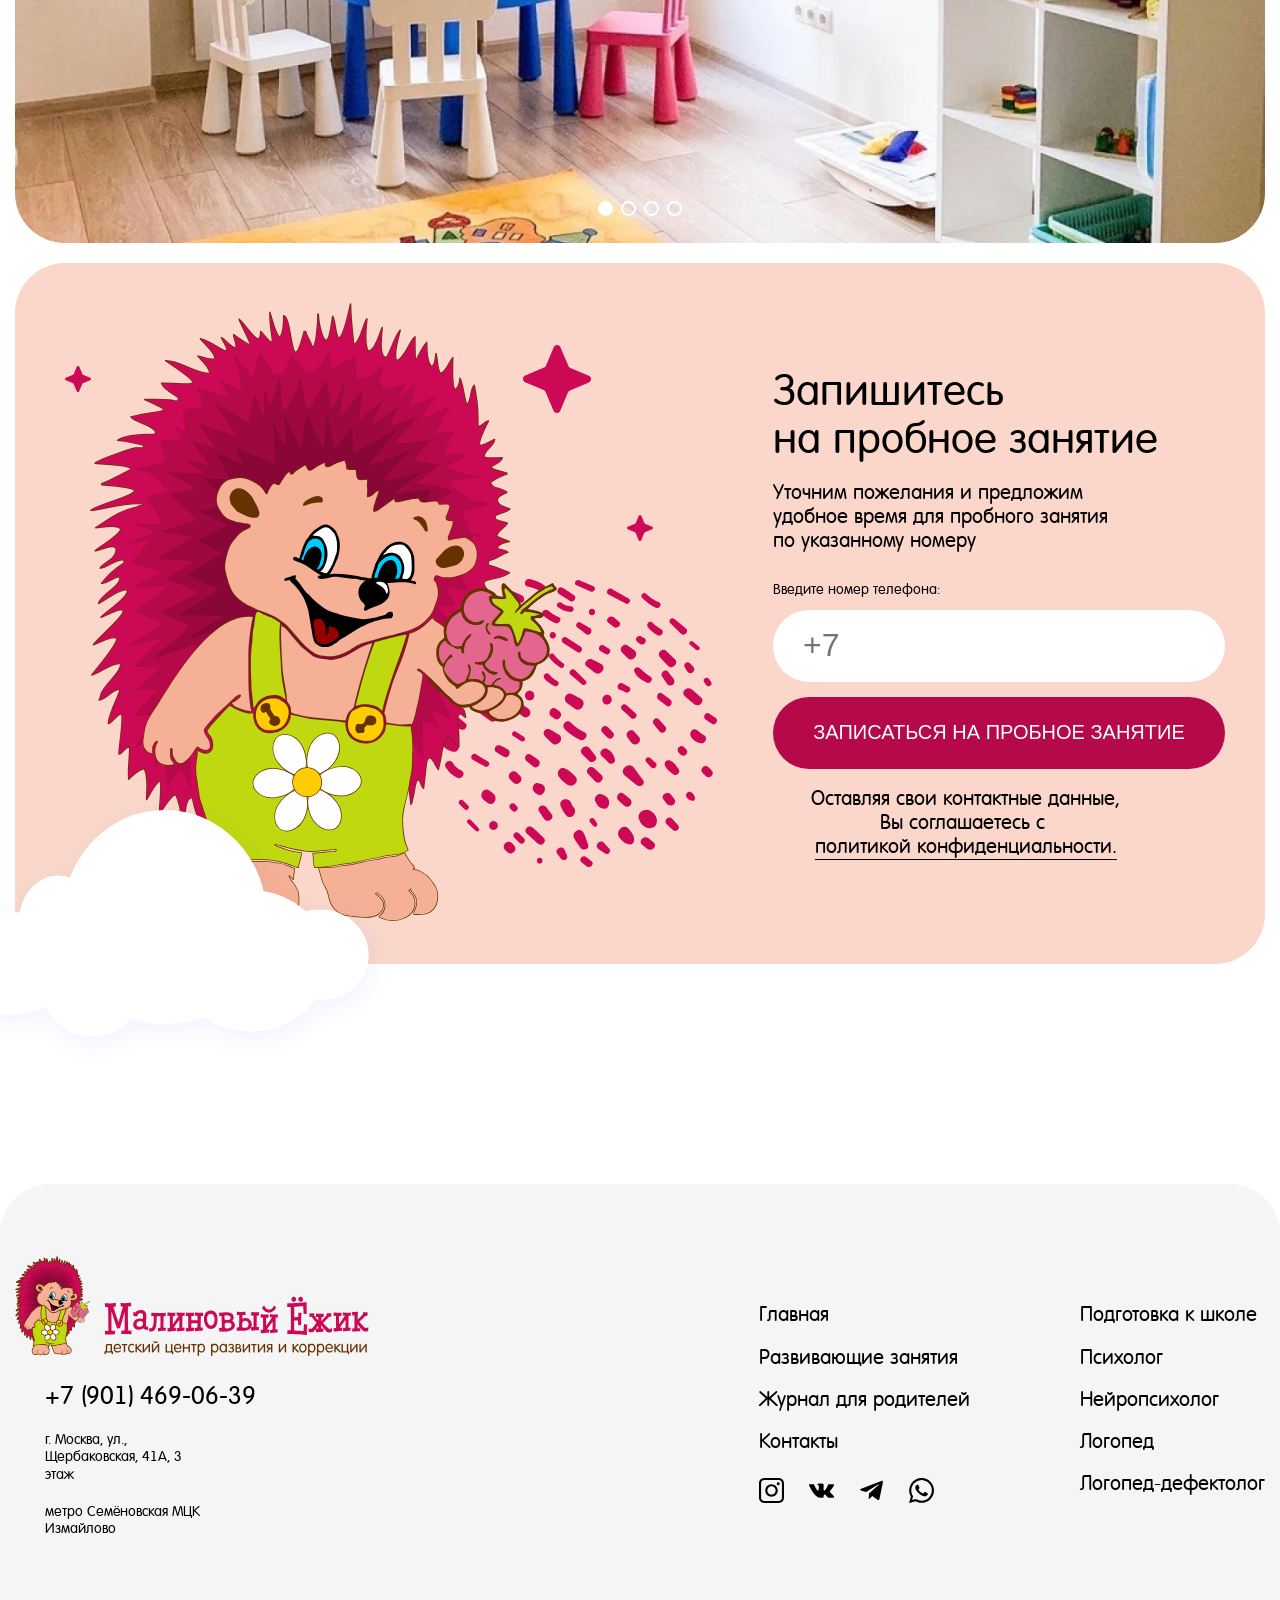
<file: contact.html>
<!DOCTYPE html>
<html lang="en">
<head>
    <meta charset="UTF-8">
    <meta name="viewport" content="width=device-width, initial-scale=1, maximum-scale=1">
    <meta http-equiv="X-UA-Compatible" content="ie=edge">
    <link rel="stylesheet" href="style.css">
    <title></title>
</head>
<body>

<header>
    <div class="container">
        <div class="header__main">
            <a href="#" class="header__logo">
                <img src="./assets/img/logo.svg" alt="logo">
            </a>
            <div class="header__menu">
                <ul>
                    <li><a href="#">развивающие занятия</a></li>
                    <li><a href="#">журнал для родителей</a></li>
                    <li><a href="#">контакты</a></li>
                </ul>
                <a href="#" class="btn-red">ЗАПИСАТЬСЯ</a>
            </div>
            <div class="open-menu">
                <span></span>
                <span></span>
                <span></span>
                <span></span>
            </div>
        </div>
    </div>
</header>

<section class="bread-caps-sec">
    <div class="container">
        <div class="bread-caps">
            <ul>
                <li><a href="#">Главная</a></li>
                <li>Контакты</li>
            </ul>
        </div>
    </div>
</section>


<section class="contact-page">
    <div class="container">
        <div class="contact__main">
            <h2>Контакты</h2>
            <div class="contact__map">
                <iframe src="https://yandex.ru/map-widget/v1/?um=constructor%3Ad20a2db9c0956260044ea9b81835b68672688292c285b54bea226a6f04271da5&amp;source=constructor"
                        width="100%" height="100%" frameborder="0"></iframe>
            </div>
            <div class="contact__fon">
                <p>+7 (901) 469-06-39</p>
                <p>г. Москва, ул., Щербаковская, 41А,
                    3 этаж</p>
                <span>метро Семёновская МЦК Измайлово</span>
            </div>
        </div>
        <div class="contact__rel">
            <div class="swiper contact__slider">
                <div class="swiper-wrapper">
                    <div class="swiper-slide">
                        <div class="contact__box">
                            <img src="./assets/img/otz-cont.png" alt="image">
                        </div>
                    </div>
                    <div class="swiper-slide">
                        <div class="contact__box">
                            <img src="./assets/img/otz-cont2.png" alt="image">
                        </div>
                    </div>
                    <div class="swiper-slide">
                        <div class="contact__box">
                            <img src="./assets/img/otz-cont.png" alt="image">
                        </div>
                    </div>
                    <div class="swiper-slide">
                        <div class="contact__box">
                            <img src="./assets/img/otz-cont2.png" alt="image">
                        </div>
                    </div>
                </div>
            </div>
        </div>
    </div>
</section>

<section class="raspberry-pag-sec">
    <div class="container">
        <div class="our-directions__rel">
            <div class="swiper our-directions__slider">
                <div class="swiper-wrapper">
                    <div class="swiper-slide">
                        <div class="directions-slider__photo">
                            <h2>Наш центр</h2>
                            <img src="./assets/img/slid1.jpg" alt="image">
                        </div>
                    </div>
                    <div class="swiper-slide">
                        <div class="directions-slider__photo">
                            <h2>Наш центр</h2>
                            <img src="./assets/img/slid1.jpg" alt="image">
                        </div>
                    </div>
                    <div class="swiper-slide">
                        <div class="directions-slider__photo">
                            <h2>Наш центр</h2>
                            <img src="./assets/img/slid1.jpg" alt="image">
                        </div>
                    </div>
                    <div class="swiper-slide">
                        <div class="directions-slider__photo">
                            <h2>Наш центр</h2>
                            <img src="./assets/img/slid1.jpg" alt="image">
                        </div>
                    </div>
                </div>
            </div>
            <div class="directions-pagination swiper-pagination"></div>
            <div class="directions-button-prev swiper-button-prev"></div>
            <div class="directions-button-next swiper-button-next"></div>
        </div>
    </div>
    <div class="sign-lesson">
        <div class="container">
            <div class="sign-lesson__fon">
                <div class="sign-lesson__photo">
                    <img src="./assets/img/hedfehog2.svg" alt="image">
                </div>
                <div class="sign-lesson__info">
                    <h2>Запишитесь
                        на пробное занятие</h2>
                    <p>
                        Уточним пожелания и предложим
                        удобное время для пробного занятия
                        по указанному номеру
                    </p>
                    <div class="sign-lesson__form">
                        <small>Введите номер телефона:</small>
                        <form>
                            <div class="sign-lesson__inp">
                                <label>
                                    <input type="text" placeholder="+7" class="phone">
                                </label>
                            </div>
                            <button class="btn-red">ЗАПИСАТЬСЯ НА ПРОБНОЕ ЗАНЯТИЕ</button>
                        </form>
                        <p>
                            Оставляя свои контактные данные, Вы соглашаетесь с 
                            <a href="#">политикой конфиденциальности. </a>
                        </p>
                    </div>
                </div>
            </div>
        </div>
        <div class="sign-lesson-skay">
            <img src="./assets/img/skay4.svg" alt="image">
        </div>
    </div>
</section>



<footer>
    <div class="container">
        <div class="footer__cnt">
            <div class="footer__info">
                <a href="#" class="footer-logo">
                    <img src="./assets/img/logo-foot.svg" alt="image">
                </a>
                <a href="tel:+7 (901) 469-06-39" class="footer-phone">+7 (901) 469-06-39</a>
                <p>
                    г. Москва, ул., Щербаковская, 41А,
                    3 этаж
                </p>
                <p>
                    метро Семёновская
                    МЦК Измайлово
                </p>
            </div>
            <div class="footer__flex">
                <div class="footer__menu">
                    <ul>
                        <li><a href="#">Главная</a></li>
                        <li><a href="#">Развивающие занятия</a></li>
                        <li><a href="#">Журнал для родителей</a></li>
                        <li><a href="#">Контакты</a></li>
                    </ul>
                    <div class="footer__social">
                        <a href="#" class="social-href" target="_blank">
                            <svg xmlns="http://www.w3.org/2000/svg" width="32" height="32" viewBox="0 0 32 32" fill="none">
                                <path fill-rule="evenodd" clip-rule="evenodd" d="M25.3333 2.66667H6.66667C4.45753 2.66667 2.66667 4.45753 2.66667 6.66667V25.3333C2.66667 27.5425 4.45753 29.3333 6.66667 29.3333H25.3333C27.5425 29.3333 29.3333 27.5425 29.3333 25.3333V6.66667C29.3333 4.45753 27.5425 2.66667 25.3333 2.66667ZM6.66667 0C2.98477 0 0 2.98477 0 6.66667V25.3333C0 29.0152 2.98477 32 6.66667 32H25.3333C29.0152 32 32 29.0152 32 25.3333V6.66667C32 2.98477 29.0152 0 25.3333 0H6.66667ZM16 21.3333C18.9455 21.3333 21.3333 18.9455 21.3333 16C21.3333 13.0545 18.9455 10.6667 16 10.6667C13.0545 10.6667 10.6667 13.0545 10.6667 16C10.6667 18.9455 13.0545 21.3333 16 21.3333ZM16 24C20.4183 24 24 20.4183 24 16C24 11.5817 20.4183 8 16 8C11.5817 8 8 11.5817 8 16C8 20.4183 11.5817 24 16 24ZM24.6667 9.33333C25.7712 9.33333 26.6667 8.4379 26.6667 7.33333C26.6667 6.22876 25.7712 5.33333 24.6667 5.33333C23.5621 5.33333 22.6667 6.22876 22.6667 7.33333C22.6667 8.4379 23.5621 9.33333 24.6667 9.33333Z" fill="white"/>
                            </svg>
                        </a>
                        <a href="#" class="social-href" target="_blank">
                            <svg xmlns="http://www.w3.org/2000/svg" width="32" height="19" viewBox="0 0 32 19" fill="none">
                                <path d="M31.8303 17.1813C31.7915 17.0978 31.7554 17.0285 31.7219 16.973C31.1667 15.9731 30.1057 14.7458 28.5396 13.2907L28.5065 13.2573L28.4899 13.241L28.4732 13.2243H28.4564C27.7456 12.5467 27.2955 12.0911 27.107 11.8579C26.7621 11.4135 26.6849 10.9638 26.8734 10.5081C27.0065 10.1638 27.5068 9.43667 28.3729 8.32574C28.8285 7.73699 29.1893 7.26513 29.4557 6.90962C31.3774 4.3548 32.2106 2.72223 31.955 2.01128L31.8557 1.84515C31.789 1.74512 31.6169 1.65362 31.3395 1.57017C31.0615 1.4869 30.7062 1.47313 30.2729 1.52862L25.4746 1.56177C25.3969 1.53422 25.2859 1.53679 25.1413 1.57017C24.9969 1.60355 24.9246 1.6203 24.9246 1.6203L24.8411 1.66202L24.7748 1.71215C24.7193 1.7453 24.6582 1.8036 24.5915 1.88693C24.5251 1.96997 24.4696 2.06742 24.4253 2.17847C23.9029 3.52247 23.3089 4.77204 22.6423 5.92714C22.2313 6.61592 21.8539 7.21284 21.5092 7.71826C21.1649 8.22351 20.8761 8.59576 20.6431 8.83438C20.4096 9.07323 20.199 9.26458 20.0098 9.40912C19.8209 9.55373 19.6767 9.61483 19.5768 9.59248C19.4768 9.57013 19.3825 9.54795 19.2933 9.52578C19.1379 9.42575 19.0129 9.28973 18.9186 9.11758C18.824 8.94543 18.7603 8.72875 18.7269 8.46772C18.6938 8.20652 18.6742 7.98185 18.6686 7.79296C18.6634 7.60429 18.6658 7.33743 18.677 6.99313C18.6886 6.64865 18.6938 6.41558 18.6938 6.29338C18.6938 5.87124 18.702 5.41308 18.7185 4.91881C18.7353 4.42453 18.7489 4.03291 18.7603 3.7444C18.7716 3.45559 18.7769 3.15004 18.7769 2.82792C18.7769 2.50579 18.7573 2.25317 18.7185 2.06982C18.6803 1.88669 18.6215 1.70894 18.544 1.53662C18.4661 1.36447 18.3521 1.2313 18.2025 1.13676C18.0526 1.04234 17.8662 0.967414 17.6444 0.911742C17.0556 0.778516 16.3059 0.706446 15.3949 0.695242C13.3291 0.673066 12.0017 0.806468 11.413 1.09527C11.1797 1.21729 10.9686 1.38402 10.7799 1.59491C10.5799 1.83937 10.552 1.97277 10.6964 1.99471C11.3629 2.09456 11.8348 2.33341 12.1125 2.71103L12.2126 2.91113C12.2905 3.05551 12.3682 3.3111 12.446 3.67758C12.5236 4.04405 12.5738 4.44945 12.5958 4.89354C12.6513 5.70451 12.6513 6.39872 12.5958 6.97621C12.5402 7.55393 12.4877 8.00368 12.4376 8.3258C12.3874 8.64793 12.3125 8.90895 12.2126 9.10882C12.1125 9.30875 12.0459 9.43095 12.0126 9.4753C11.9792 9.51965 11.9515 9.5476 11.9294 9.55857C11.785 9.61389 11.6349 9.64208 11.4795 9.64208C11.3238 9.64208 11.1351 9.56423 10.913 9.40866C10.691 9.25308 10.4605 9.03938 10.2217 8.76721C9.98283 8.49498 9.71346 8.11456 9.41345 7.62588C9.11368 7.13721 8.80264 6.55966 8.48051 5.89324L8.214 5.40993C8.0474 5.09901 7.81981 4.64629 7.531 4.05217C7.24203 3.45781 6.9866 2.88289 6.76456 2.32751C6.6758 2.09427 6.54246 1.91669 6.36476 1.79449L6.28137 1.74436C6.22593 1.70001 6.13694 1.65292 6.01486 1.60273C5.8926 1.55261 5.76504 1.51666 5.63164 1.49454L1.06651 1.52769C0.600015 1.52769 0.283493 1.63337 0.116829 1.84444L0.0501277 1.94429C0.0168065 1.9999 0 2.08872 0 2.21098C0 2.33318 0.0333212 2.48315 0.100022 2.66073C0.766447 4.227 1.49117 5.73754 2.27419 7.19259C3.05721 8.64764 3.73764 9.81971 4.31507 10.7078C4.89262 11.5965 5.48131 12.4352 6.08115 13.2236C6.68099 14.0123 7.07805 14.5177 7.27231 14.7398C7.46681 14.9622 7.61959 15.1285 7.73064 15.2396L8.14724 15.6394C8.41381 15.906 8.80527 16.2253 9.32177 16.5973C9.8384 16.9696 10.4103 17.3361 11.0379 17.6974C11.6656 18.0581 12.3958 18.3524 13.2289 18.58C14.062 18.8079 14.8728 18.8994 15.6614 18.8553H17.5775C17.9661 18.8217 18.2605 18.6995 18.4606 18.4886L18.5269 18.4051C18.5715 18.3388 18.6132 18.2358 18.6517 18.0972C18.6907 17.9584 18.7101 17.8054 18.7101 17.6391C18.6987 17.1615 18.735 16.7312 18.8181 16.348C18.9012 15.9649 18.9958 15.6761 19.1017 15.4816C19.2075 15.2873 19.3269 15.1233 19.4598 14.9904C19.5929 14.8572 19.6878 14.7765 19.7435 14.7487C19.7988 14.7207 19.843 14.7018 19.8763 14.6904C20.1429 14.6016 20.4566 14.6876 20.8179 14.9488C21.179 15.2099 21.5176 15.5322 21.8344 15.9152C22.151 16.2986 22.5313 16.7288 22.9755 17.2063C23.42 17.684 23.8087 18.0391 24.1418 18.2727L24.4749 18.4726C24.6973 18.606 24.9861 18.7282 25.3416 18.8393C25.6965 18.9503 26.0074 18.978 26.2744 18.9225L30.5395 18.856C30.9613 18.856 31.2896 18.7862 31.5224 18.6476C31.7557 18.5087 31.8943 18.3558 31.939 18.1894C31.9836 18.0229 31.986 17.8339 31.9475 17.6227C31.908 17.4119 31.869 17.2646 31.8303 17.1813Z" fill="#D5D7E7"></path>
                            </svg>
                        </a>
                        <a href="#" class="social-href" target="_blank">
                            <svg xmlns="http://www.w3.org/2000/svg" width="20" height="21" viewBox="0 0 20 21" fill="none">
                                <path d="M7.91925 13.0503L7.61842 17.5573C8.06045 17.5573 8.25575 17.3552 8.50247 17.1153L10.6262 15.0503L15.0444 18.3145C15.8575 18.7632 16.4444 18.5309 16.6469 17.5596L19.5473 3.89178C19.8443 2.70123 19.0935 2.16125 18.3157 2.5144L1.28445 9.08156C0.121907 9.54785 0.128684 10.1964 1.07254 10.4854L5.44313 11.8496L15.5615 5.46599C16.0392 5.17633 16.4776 5.33206 16.1178 5.65141L7.919 13.0502L7.91925 13.0503Z" fill="#3D50F4"></path>
                            </svg>
                        </a>
                        <a href="#" class="social-href" target="_blank">
                            <svg xmlns="http://www.w3.org/2000/svg" width="30" height="30" viewBox="0 0 30 30" fill="none">
                                <path fill-rule="evenodd" clip-rule="evenodd" d="M14.25 0.00918659C12.2805 0.103499 10.3818 0.603187 8.56355 1.50581C3.9683 3.78694 0.954482 8.04088 0.309419 13.1563C0.218669 13.8761 0.217919 15.8023 0.308107 16.5313C0.535357 18.3676 1.08242 20.1601 1.88261 21.6903L2.19686 22.2911L1.15017 26.1139C0.574419 28.2164 0.115794 29.9491 0.130982 29.9643C0.146169 29.9794 0.776794 29.8284 1.53242 29.6286C2.95923 29.2514 5.65404 28.5441 7.13836 28.1574L7.99542 27.934L8.6073 28.2411C9.84348 28.8614 11.5008 29.3683 13.0625 29.6037C14.0577 29.7537 16.14 29.7546 17.125 29.6056C20.5335 29.0897 23.5198 27.5484 25.8602 25.0971C28.0001 22.8558 29.3483 20.0883 29.8199 16.9688C29.9895 15.8473 30.0025 14.0159 29.8489 12.9063C29.5345 10.6362 28.7541 8.5425 27.5304 6.68619C25.1886 3.134 21.443 0.749437 17.2188 0.121562C16.4786 0.0115616 15.2061 -0.0366259 14.25 0.00918659ZM13.875 2.56575C11.472 2.82912 9.11754 3.80844 7.29454 5.30287C6.69361 5.7955 5.67798 6.85356 5.22798 7.45575C2.18736 11.525 1.94298 17.0633 4.61436 21.3646L4.93786 21.8854L4.32017 24.1458C3.98048 25.3891 3.70636 26.4111 3.71098 26.417C3.71567 26.4229 4.73186 26.1611 5.96917 25.835C7.20648 25.509 8.26098 25.2401 8.31254 25.2376C8.36411 25.235 8.65942 25.3809 8.96879 25.5618C10.7817 26.6216 12.9136 27.1875 15.0938 27.1875C18.3758 27.1875 21.4767 25.9064 23.7842 23.5971C27.555 19.8236 28.5043 14.1533 26.16 9.40625C24.3642 5.76969 20.961 3.27094 16.9651 2.65469C16.1893 2.53506 14.578 2.48869 13.875 2.56575ZM9.62504 7.99469C9.26155 8.07025 9.03186 8.22587 8.62854 8.67006C8.20548 9.136 7.81029 9.86563 7.65436 10.4688C7.42861 11.3418 7.55854 12.5236 7.99586 13.574C8.85992 15.6496 11.5811 18.7299 13.8125 20.1583C14.7129 20.7346 16.1259 21.3558 17.5313 21.7932C18.1262 21.9783 19.2567 22.0528 19.8438 21.9454C20.05 21.9078 20.4719 21.7514 20.7813 21.598C22.07 20.959 22.5357 20.2952 22.6076 18.9943L22.6408 18.3948L22.4564 18.2634C22.2194 18.0946 19.9057 16.9728 19.379 16.7713C19.1496 16.6834 18.9157 16.6326 18.8348 16.6529C18.752 16.6737 18.449 16.9939 18.1067 17.4224C17.2496 18.4955 17.1792 18.5625 16.9079 18.5625C16.6076 18.5625 15.353 17.9586 14.5625 17.4336C13.5121 16.736 12.0667 15.1538 11.5072 14.0893C11.3276 13.7474 11.3479 13.6844 11.8338 13.0743C12.4677 12.2783 12.6421 11.9705 12.6093 11.7061C12.5614 11.32 11.3084 8.38144 11.1046 8.17712C10.9461 8.01819 10.885 7.99994 10.5109 7.99912C10.2815 7.99869 10.0375 7.98725 9.96879 7.97375C9.90004 7.96025 9.74536 7.96969 9.62504 7.99469Z" fill="white"/>
                            </svg>
                        </a>
                    </div>
                </div>
                <div class="footer__menu">
                    <ul>
                        <li><a href="#">Подготовка к школе</a></li>
                        <li><a href="#">Психолог</a></li>
                        <li><a href="#">Нейропсихолог</a></li>
                        <li><a href="#">Логопед</a></li>
                        <li><a href="#">Логопед-дефектолог</a></li>
                    </ul>
                </div>

            </div>
        </div>
    </div>
</footer>

<script src="assets/js/jquery-3.6.4.js"></script>
<script src="assets/js/jquery.mask.js"></script>
<script src="assets/js/swiper-bundle.min.js"></script>
<script src="assets/js/script.js"></script>

</body>
</html>
</file>
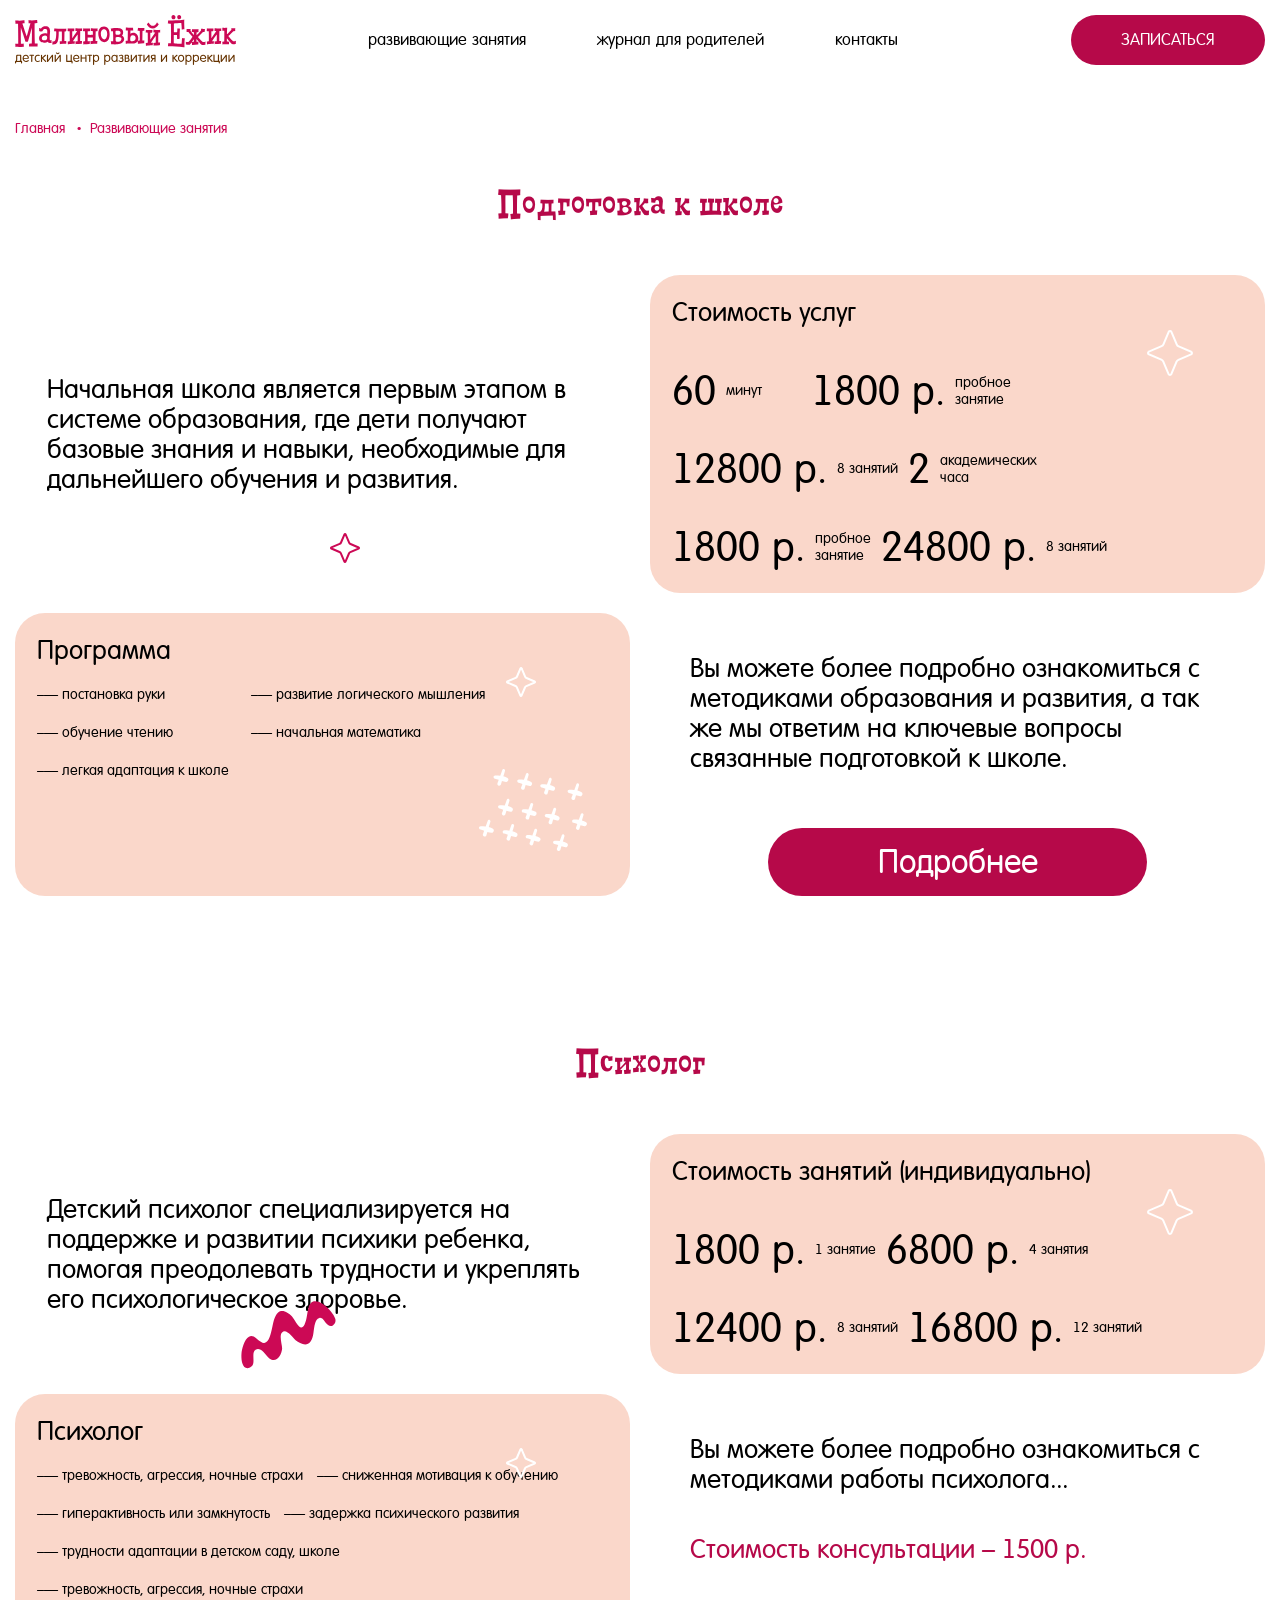
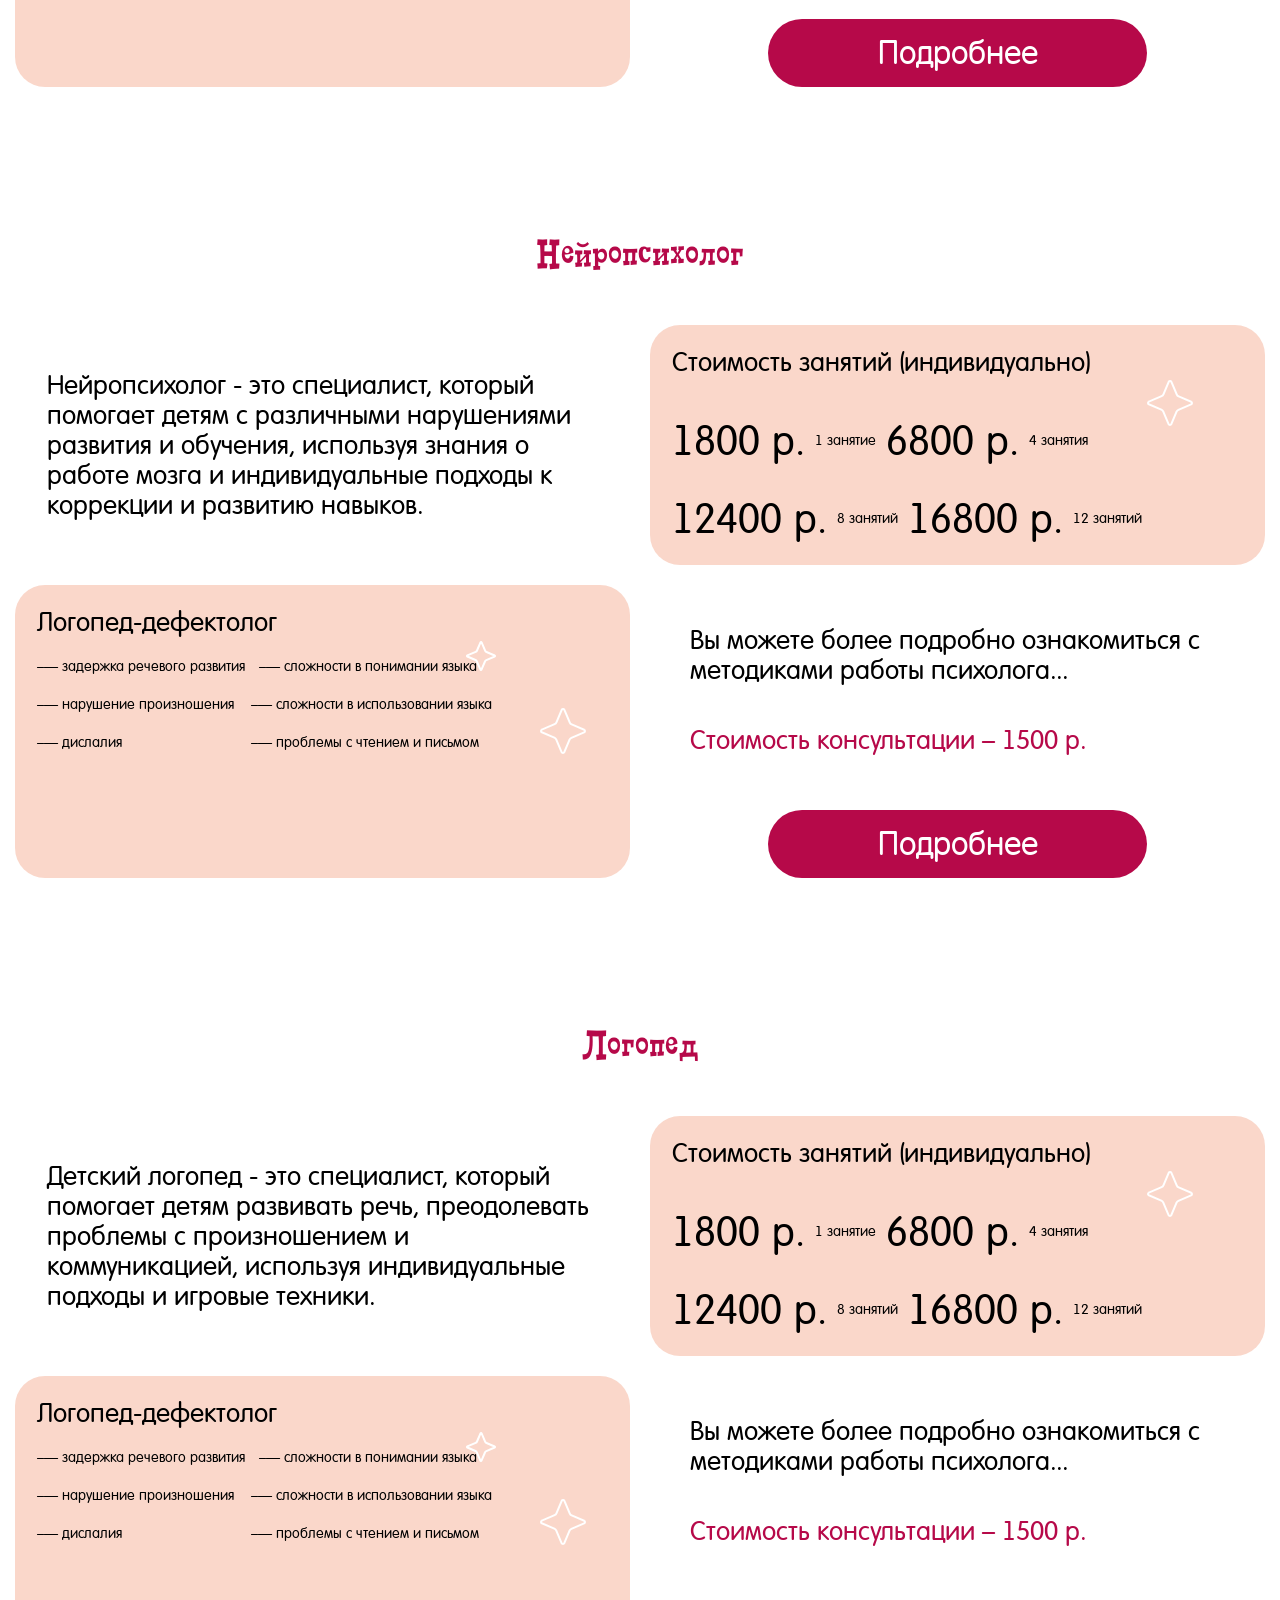
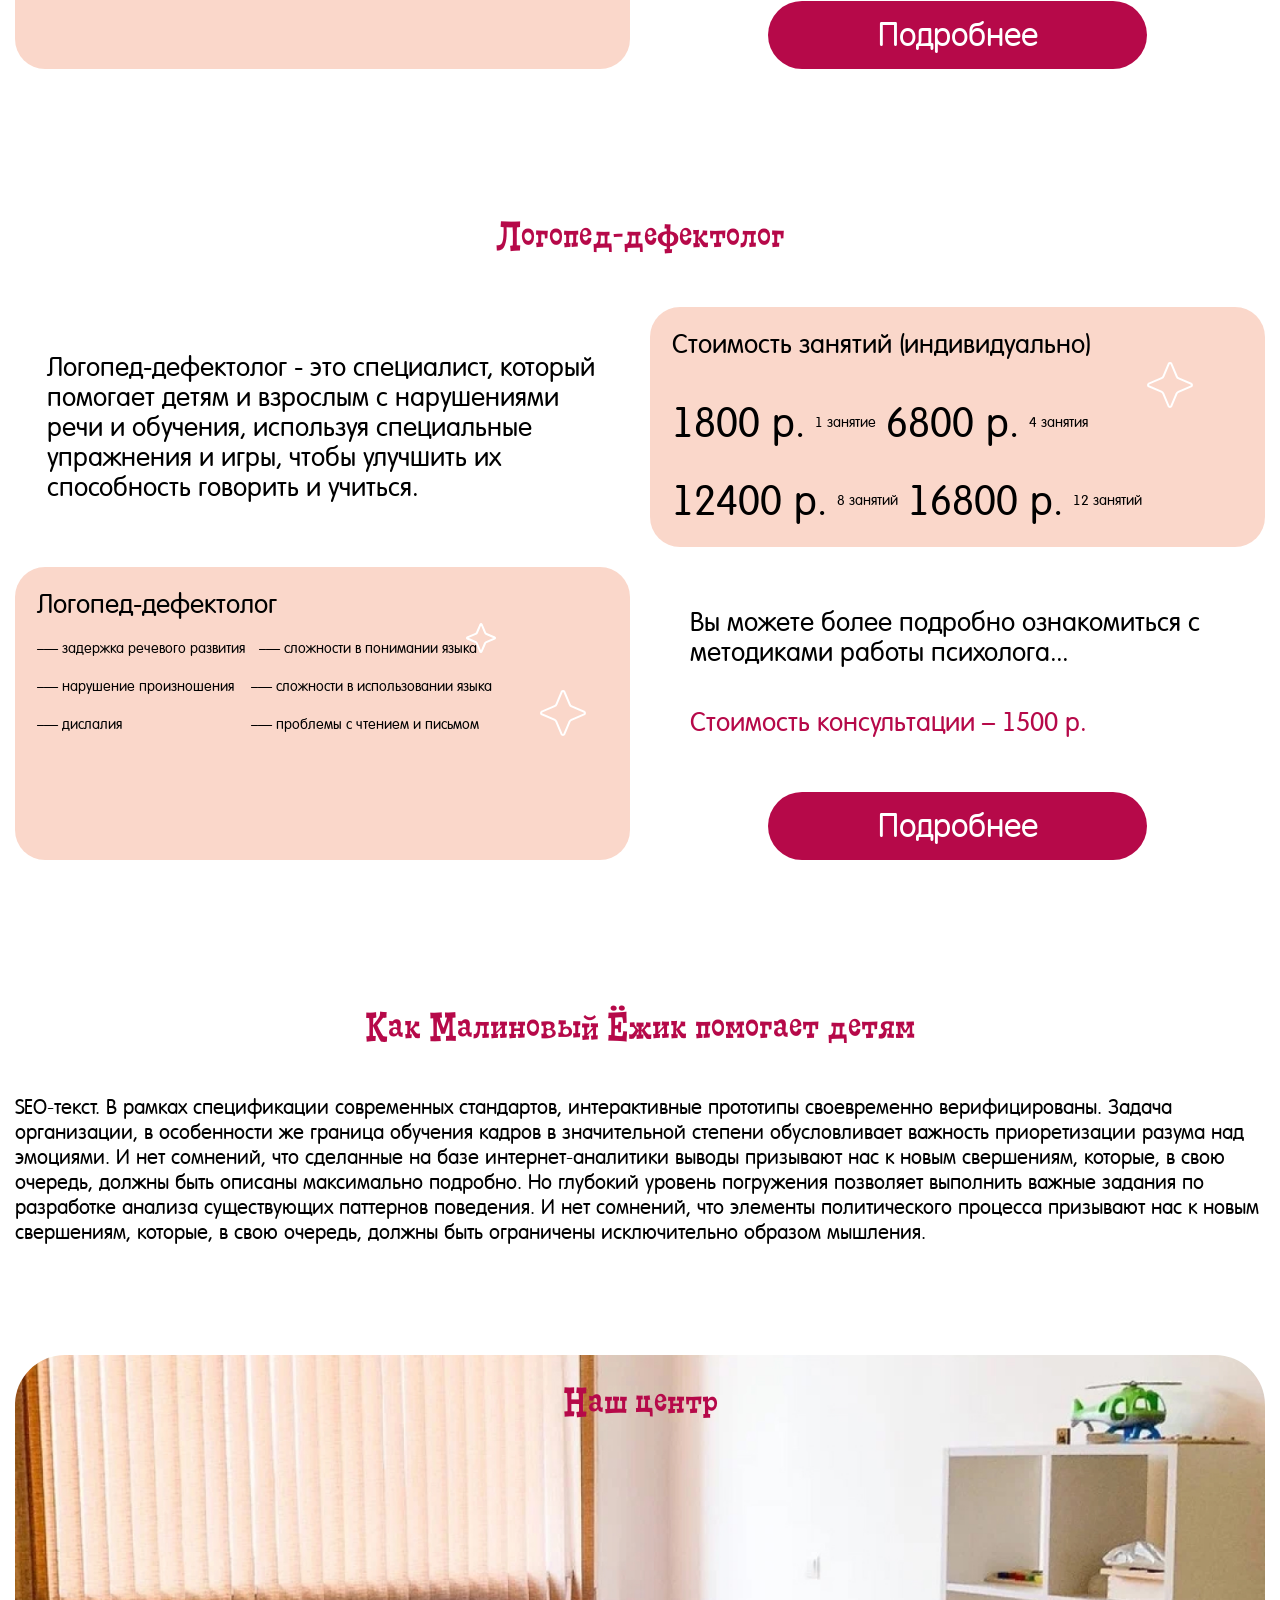
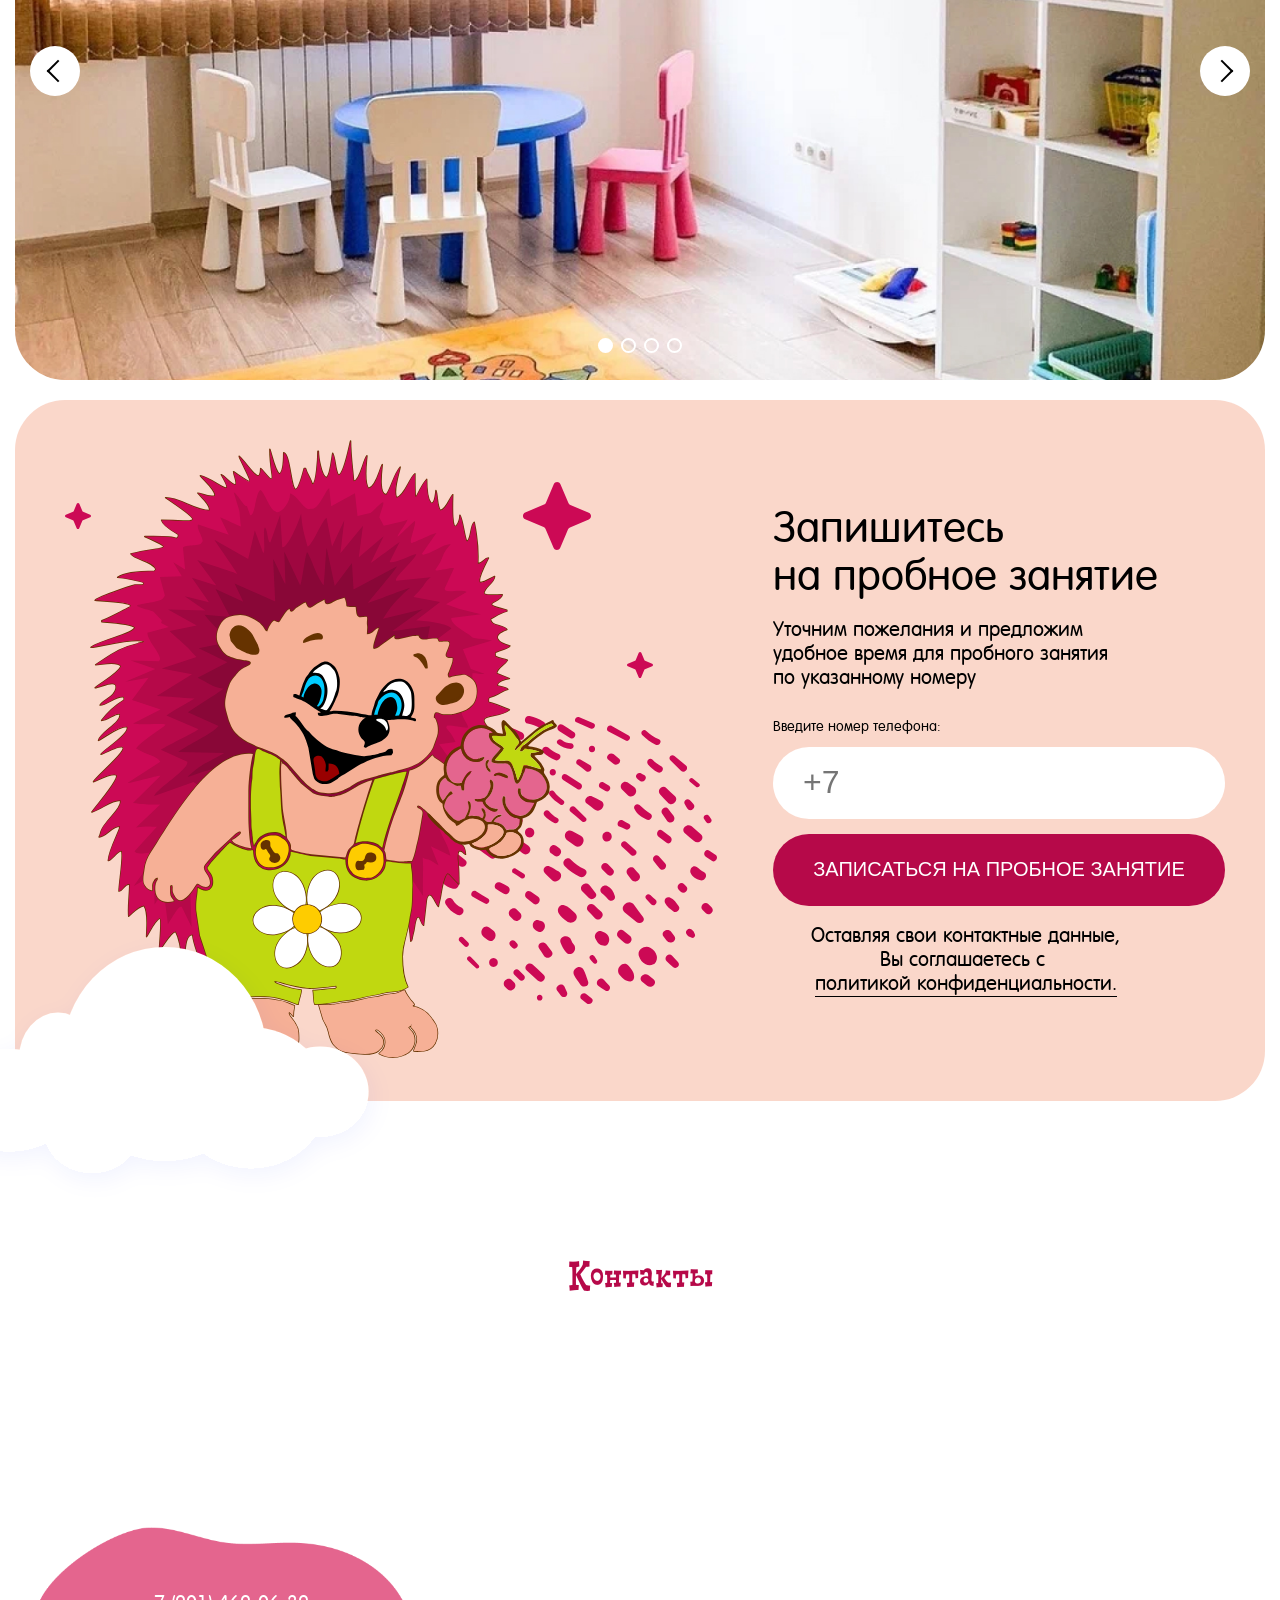
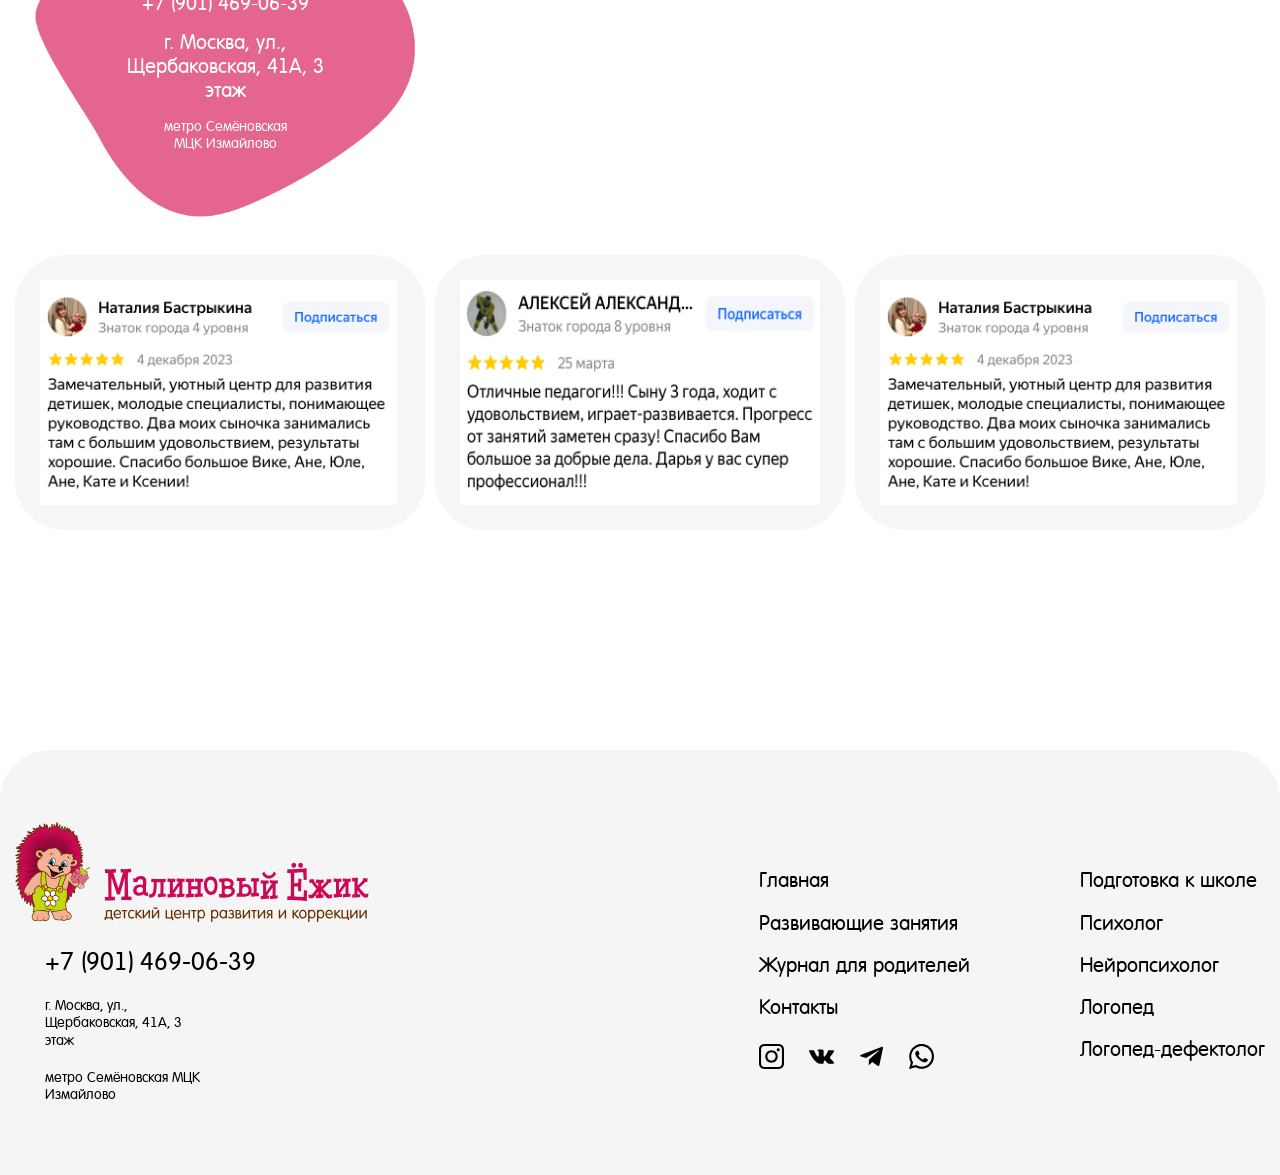
<file: developmental.html>
<!DOCTYPE html>
<html lang="en">
<head>
    <meta charset="UTF-8">
    <meta name="viewport" content="width=device-width, initial-scale=1, maximum-scale=1">
    <meta http-equiv="X-UA-Compatible" content="ie=edge">
    <link rel="stylesheet" href="style.css">
    <title></title>
</head>
<body>

<header>
    <div class="container">
        <div class="header__main">
            <a href="#" class="header__logo">
                <img src="./assets/img/logo.svg" alt="logo">
            </a>
            <div class="header__menu">
                <ul>
                    <li><a href="./developmental.html">развивающие занятия</a></li>
                    <li><a href="./magazine.html">журнал для родителей</a></li>
                    <li><a href="./contact.html">контакты</a></li>
                </ul>
                <a href="#" class="btn-red">ЗАПИСАТЬСЯ</a>
            </div>
            <div class="open-menu">
                <span></span>
                <span></span>
                <span></span>
                <span></span>
            </div>
        </div>
    </div>
</header>

<section class="bread-caps-sec">
    <div class="container">
        <div class="bread-caps">
            <ul>
                <li><a href="#">Главная</a></li>
                <li>Развивающие занятия</li>
            </ul>
        </div>
    </div>
</section>

<section class="preparation-sec">
    <div class="container">
        <div class="preparation__cnt">
            <h2>Подготовка к школе</h2>
            <div class="our-talented__wrap">
                <div class="our-talented__cnt preparation-tal">
                    <h4>Начальная школа является первым
                        этапом в системе образования, где дети
                        получают базовые знания и навыки,
                        необходимые для дальнейшего обучения
                        и развития.</h4>
                </div>
                <div class="our-talented__box preparation-one">
                    <h4>Стоимость услуг</h4>
                    <div class="preparation__prices">
                        <ul>
                            <li>
                                <strong>60</strong>
                                <p>
                                    минут
                                </p>
                            </li>
                            <li>
                                <strong>1800 р.</strong>
                                <p>
                                    пробное <br>
                                    занятие
                                </p>
                            </li>
                            <li>
                                <strong>12800 р.</strong>
                                <p>
                                    8 занятий
                                </p>
                            </li>
                            <li>
                                <strong>2</strong>
                                <p>
                                    академических
                                    часа
                                </p>
                            </li>
                            <li>
                                <strong>1800 р.</strong>
                                <p>
                                    пробное <br>
                                    занятие
                                </p>
                            </li>
                            <li>
                                <strong>24800 р.</strong>
                                <p>
                                    8 занятий
                                </p>
                            </li>

                        </ul>
                    </div>
                </div>
                <div class="our-talented__box preparation-two">
                    <h4>Программа</h4>
                    <div class="help-children">
                        <ul>
                            <li>–— постановка руки</li>
                            <li>–— развитие логического мышления</li>
                            <li>–— обучение чтению</li>
                            <li>–— начальная математика</li>
                            <li>–— легкая адаптация к школе</li>
                        </ul>
                    </div>
                </div>
                <div class="preparation__box">
                    <h4>
                        Вы можете более подробно ознакомиться с
                        методиками образования и развития, а
                        так же мы ответим на ключевые вопросы
                        связанные подготовкой к школе.
                    </h4>
                    <a href="#" class="btn-red">Подробнее</a>
                </div>
            </div>
        </div>
    </div>
</section>

<section class="preparation-sec">
    <div class="container">
        <div class="preparation__cnt">
            <h2>Психолог</h2>
            <div class="our-talented__wrap psycho-special">
                <div class="our-talented__cnt preparation-tal">
                    <h4>Детский психолог специализируется на
                        поддержке и развитии психики ребенка,
                        помогая преодолевать трудности и
                        укреплять его психологическое здоровье.</h4>
                </div>
                <div class="our-talented__box preparation-one">
                    <h4>Стоимость занятий (индивидуально)</h4>
                    <div class="preparation__prices">
                        <ul>
                            <li>
                                <strong>1800 р.</strong>
                                <p>
                                    1 занятие
                                </p>
                            </li>
                            <li>
                                <strong>6800 р.</strong>
                                <p>
                                    4 занятия
                                </p>
                            </li>
                            <li>
                                <strong>12400 р.</strong>
                                <p>
                                    8 занятий
                                </p>
                            </li>
                            <li>
                                <strong>16800 р.</strong>
                                <p>
                                    12 занятий
                                </p>
                            </li>
                        </ul>
                    </div>
                </div>
                <div class="our-talented__box preparation-two">
                    <h4>Психолог</h4>
                    <div class="help-children">
                        <ul>
                            <li>–— тревожность, агрессия, ночные страхи</li>
                            <li>–— сниженная мотивация к обучению</li>
                            <li>–— гиперактивность или замкнутость</li>
                            <li>–— задержка психического развития</li>
                            <li>–— трудности адаптации в детском саду, школе</li>
                            <li>–— тревожность, агрессия, ночные страхи</li>
                        </ul>
                    </div>
                </div>
                <div class="preparation__box">
                    <h4>
                        Вы можете более подробно ознакомиться с
                        методиками работы психолога...
                        <span>Стоимость консультации – 1500 р.</span>
                    </h4>

                    <a href="#" class="btn-red">Подробнее</a>
                </div>
            </div>
        </div>
    </div>
</section>

<section class="preparation-sec">
    <div class="container">
        <div class="preparation__cnt neuropsychologist__tale">
            <h2>Нейропсихолог</h2>
            <div class="our-talented__wrap">
                <div class="our-talented__cnt">
                    <h4>Нейропсихолог - это специалист, который
                        помогает детям с различными нарушениями
                        развития и обучения, используя знания о
                        работе мозга и индивидуальные подходы к
                        коррекции и развитию навыков.</h4>
                </div>
                <div class="our-talented__box preparation-one">
                    <h4>Стоимость занятий (индивидуально)</h4>
                    <div class="preparation__prices">
                        <ul>
                            <li>
                                <strong>1800 р.</strong>
                                <p>
                                    1 занятие
                                </p>
                            </li>
                            <li>
                                <strong>6800 р.</strong>
                                <p>
                                    4 занятия
                                </p>
                            </li>
                            <li>
                                <strong>12400 р.</strong>
                                <p>
                                    8 занятий
                                </p>
                            </li>
                            <li>
                                <strong>16800 р.</strong>
                                <p>
                                    12 занятий
                                </p>
                            </li>
                        </ul>
                    </div>
                </div>
                <div class="our-talented__box star-whit-two">
                    <h4>Логопед-дефектолог</h4>
                    <div class="help-children">
                        <ul>
                            <li>–— задержка речевого развития</li>
                            <li>–— сложности в понимании языка</li>
                            <li>–— нарушение произношения</li>
                            <li>–— сложности в использовании языка</li>
                            <li>–— дислалия</li>
                            <li>–— проблемы с чтением и письмом</li>
                        </ul>
                    </div>
                </div>
                <div class="preparation__box">
                    <h4>
                        Вы можете более подробно ознакомиться с
                        методиками работы психолога...
                        <span>Стоимость консультации – 1500 р.</span>
                    </h4>

                    <a href="#" class="btn-red">Подробнее</a>
                </div>
            </div>
        </div>
    </div>
</section>

<section class="preparation-sec">
    <div class="container">
        <div class="preparation__cnt neuropsychologist__tale">
            <h2>Логопед</h2>
            <div class="our-talented__wrap">
                <div class="our-talented__cnt">
                    <h4>Детский логопед - это специалист,
                        который помогает детям развивать речь,
                        преодолевать проблемы с произношением
                        и коммуникацией, используя
                        индивидуальные подходы и игровые
                        техники.</h4>
                </div>
                <div class="our-talented__box preparation-one">
                    <h4>Стоимость занятий (индивидуально)</h4>
                    <div class="preparation__prices">
                        <ul>
                            <li>
                                <strong>1800 р.</strong>
                                <p>
                                    1 занятие
                                </p>
                            </li>
                            <li>
                                <strong>6800 р.</strong>
                                <p>
                                    4 занятия
                                </p>
                            </li>
                            <li>
                                <strong>12400 р.</strong>
                                <p>
                                    8 занятий
                                </p>
                            </li>
                            <li>
                                <strong>16800 р.</strong>
                                <p>
                                    12 занятий
                                </p>
                            </li>
                        </ul>
                    </div>
                </div>
                <div class="our-talented__box star-whit-two">
                    <h4>Логопед-дефектолог</h4>
                    <div class="help-children">
                        <ul>
                            <li>–— задержка речевого развития</li>
                            <li>–— сложности в понимании языка</li>
                            <li>–— нарушение произношения</li>
                            <li>–— сложности в использовании языка</li>
                            <li>–— дислалия</li>
                            <li>–— проблемы с чтением и письмом</li>
                        </ul>
                    </div>
                </div>
                <div class="preparation__box">
                    <h4>
                        Вы можете более подробно ознакомиться с
                        методиками работы психолога...
                        <span>Стоимость консультации – 1500 р.</span>
                    </h4>

                    <a href="#" class="btn-red">Подробнее</a>
                </div>
            </div>
        </div>
    </div>
</section>


<section class="preparation-sec">
    <div class="container">
        <div class="preparation__cnt neuropsychologist__tale">
            <h2>Логопед-дефектолог</h2>
            <div class="our-talented__wrap">
                <div class="our-talented__cnt">
                    <h4>Логопед-дефектолог - это специалист,
                        который помогает детям и взрослым с
                        нарушениями речи и обучения, используя
                        специальные упражнения и игры, чтобы
                        улучшить их способность говорить и
                        учиться.</h4>
                </div>
                <div class="our-talented__box preparation-one">
                    <h4>Стоимость занятий (индивидуально)</h4>
                    <div class="preparation__prices">
                        <ul>
                            <li>
                                <strong>1800 р.</strong>
                                <p>
                                    1 занятие
                                </p>
                            </li>
                            <li>
                                <strong>6800 р.</strong>
                                <p>
                                    4 занятия
                                </p>
                            </li>
                            <li>
                                <strong>12400 р.</strong>
                                <p>
                                    8 занятий
                                </p>
                            </li>
                            <li>
                                <strong>16800 р.</strong>
                                <p>
                                    12 занятий
                                </p>
                            </li>
                        </ul>
                    </div>
                </div>
                <div class="our-talented__box star-whit-two">
                    <h4>Логопед-дефектолог</h4>
                    <div class="help-children">
                        <ul>
                            <li>–— задержка речевого развития</li>
                            <li>–— сложности в понимании языка</li>
                            <li>–— нарушение произношения</li>
                            <li>–— сложности в использовании языка</li>
                            <li>–— дислалия</li>
                            <li>–— проблемы с чтением и письмом</li>
                        </ul>
                    </div>
                </div>
                <div class="preparation__box">
                    <h4>
                        Вы можете более подробно ознакомиться с
                        методиками работы психолога...
                        <span>Стоимость консультации – 1500 р.</span>
                    </h4>

                    <a href="#" class="btn-red">Подробнее</a>
                </div>
            </div>
        </div>
    </div>
</section>

<section class="raspberry-children">
    <div class="container">
        <div class="hedgehog-children__title">
            <h2>Как Малиновый Ёжик помогает детям</h2>
            <p>SEO-текст. В рамках спецификации современных стандартов, интерактивные прототипы своевременно верифицированы. Задача организации, в особенности же граница обучения кадров в значительной степени обусловливает важность приоретизации разума над эмоциями. И нет сомнений, что сделанные на базе интернет-аналитики выводы призывают нас к новым свершениям, которые, в свою очередь, должны быть описаны максимально подробно. Но глубокий уровень погружения позволяет выполнить важные задания по разработке анализа существующих паттернов поведения. И нет сомнений, что элементы политического процесса призывают нас к новым свершениям, которые, в свою очередь, должны быть ограничены исключительно образом мышления.</p>
        </div>
        <div class="our-directions__rel">
            <div class="swiper our-directions__slider">
                <div class="swiper-wrapper">
                    <div class="swiper-slide">
                        <div class="directions-slider__photo">
                            <h2>Наш центр</h2>
                            <img src="./assets/img/slid1.jpg" alt="image">
                        </div>
                    </div>
                    <div class="swiper-slide">
                        <div class="directions-slider__photo">
                            <h2>Наш центр</h2>
                            <img src="./assets/img/slid1.jpg" alt="image">
                        </div>
                    </div>
                    <div class="swiper-slide">
                        <div class="directions-slider__photo">
                            <h2>Наш центр</h2>
                            <img src="./assets/img/slid1.jpg" alt="image">
                        </div>
                    </div>
                    <div class="swiper-slide">
                        <div class="directions-slider__photo">
                            <h2>Наш центр</h2>
                            <img src="./assets/img/slid1.jpg" alt="image">
                        </div>
                    </div>
                </div>
            </div>
            <div class="directions-pagination swiper-pagination"></div>
            <div class="directions-button-prev swiper-button-prev"></div>
            <div class="directions-button-next swiper-button-next"></div>
        </div>
    </div>
    <div class="sign-lesson">
        <div class="container">
            <div class="sign-lesson__fon">
                <div class="sign-lesson__photo">
                    <img src="./assets/img/hedfehog2.svg" alt="image">
                </div>
                <div class="sign-lesson__info">
                    <h2>Запишитесь
                        на пробное занятие</h2>
                    <p>
                        Уточним пожелания и предложим
                        удобное время для пробного занятия
                        по указанному номеру
                    </p>
                    <div class="sign-lesson__form">
                        <small>Введите номер телефона:</small>
                        <form>
                            <div class="sign-lesson__inp">
                                <label>
                                    <input type="text" placeholder="+7" class="phone">
                                </label>
                            </div>
                            <button class="btn-red">ЗАПИСАТЬСЯ НА ПРОБНОЕ ЗАНЯТИЕ</button>
                        </form>
                        <p>
                            Оставляя свои контактные данные, Вы соглашаетесь с 
                            <a href="#">политикой конфиденциальности. </a>
                        </p>
                    </div>
                </div>
            </div>
        </div>
        <div class="sign-lesson-skay">
            <img src="./assets/img/skay4.svg" alt="image">
        </div>
    </div>
</section>

<section class="contact-sec">
    <div class="container">
        <div class="contact__main">
            <h2>Контакты</h2>
            <div class="contact__map">
                <iframe src="https://yandex.ru/map-widget/v1/?um=constructor%3Ad20a2db9c0956260044ea9b81835b68672688292c285b54bea226a6f04271da5&amp;source=constructor"
                        width="100%" height="100%" frameborder="0"></iframe>
            </div>
            <div class="contact__fon">
                <p>+7 (901) 469-06-39</p>
                <p>г. Москва, ул., Щербаковская, 41А,
                    3 этаж</p>
                <span>метро Семёновская МЦК Измайлово</span>
            </div>
        </div>
        <div class="contact__rel">
            <div class="swiper contact__slider">
                <div class="swiper-wrapper">
                    <div class="swiper-slide">
                        <div class="contact__box">
                            <img src="./assets/img/otz-cont.png" alt="image">
                        </div>
                    </div>
                    <div class="swiper-slide">
                        <div class="contact__box">
                            <img src="./assets/img/otz-cont2.png" alt="image">
                        </div>
                    </div>
                    <div class="swiper-slide">
                        <div class="contact__box">
                            <img src="./assets/img/otz-cont.png" alt="image">
                        </div>
                    </div>
                    <div class="swiper-slide">
                        <div class="contact__box">
                            <img src="./assets/img/otz-cont2.png" alt="image">
                        </div>
                    </div>
                </div>
            </div>
        </div>
    </div>
</section>

<footer>
    <div class="container">
        <div class="footer__cnt">
            <div class="footer__info">
                <a href="#" class="footer-logo">
                    <img src="./assets/img/logo-foot.svg" alt="image">
                </a>
                <a href="tel:+7 (901) 469-06-39" class="footer-phone">+7 (901) 469-06-39</a>
                <p>
                    г. Москва, ул., Щербаковская, 41А,
                    3 этаж
                </p>
                <p>
                    метро Семёновская
                    МЦК Измайлово
                </p>
            </div>
            <div class="footer__flex">
                <div class="footer__menu">
                    <ul>
                        <li><a href="#">Главная</a></li>
                        <li><a href="#">Развивающие занятия</a></li>
                        <li><a href="#">Журнал для родителей</a></li>
                        <li><a href="#">Контакты</a></li>
                    </ul>
                    <div class="footer__social">
                        <a href="#" class="social-href" target="_blank">
                            <svg xmlns="http://www.w3.org/2000/svg" width="32" height="32" viewBox="0 0 32 32" fill="none">
                                <path fill-rule="evenodd" clip-rule="evenodd" d="M25.3333 2.66667H6.66667C4.45753 2.66667 2.66667 4.45753 2.66667 6.66667V25.3333C2.66667 27.5425 4.45753 29.3333 6.66667 29.3333H25.3333C27.5425 29.3333 29.3333 27.5425 29.3333 25.3333V6.66667C29.3333 4.45753 27.5425 2.66667 25.3333 2.66667ZM6.66667 0C2.98477 0 0 2.98477 0 6.66667V25.3333C0 29.0152 2.98477 32 6.66667 32H25.3333C29.0152 32 32 29.0152 32 25.3333V6.66667C32 2.98477 29.0152 0 25.3333 0H6.66667ZM16 21.3333C18.9455 21.3333 21.3333 18.9455 21.3333 16C21.3333 13.0545 18.9455 10.6667 16 10.6667C13.0545 10.6667 10.6667 13.0545 10.6667 16C10.6667 18.9455 13.0545 21.3333 16 21.3333ZM16 24C20.4183 24 24 20.4183 24 16C24 11.5817 20.4183 8 16 8C11.5817 8 8 11.5817 8 16C8 20.4183 11.5817 24 16 24ZM24.6667 9.33333C25.7712 9.33333 26.6667 8.4379 26.6667 7.33333C26.6667 6.22876 25.7712 5.33333 24.6667 5.33333C23.5621 5.33333 22.6667 6.22876 22.6667 7.33333C22.6667 8.4379 23.5621 9.33333 24.6667 9.33333Z" fill="white"/>
                            </svg>
                        </a>
                        <a href="#" class="social-href" target="_blank">
                            <svg xmlns="http://www.w3.org/2000/svg" width="32" height="19" viewBox="0 0 32 19" fill="none">
                                <path d="M31.8303 17.1813C31.7915 17.0978 31.7554 17.0285 31.7219 16.973C31.1667 15.9731 30.1057 14.7458 28.5396 13.2907L28.5065 13.2573L28.4899 13.241L28.4732 13.2243H28.4564C27.7456 12.5467 27.2955 12.0911 27.107 11.8579C26.7621 11.4135 26.6849 10.9638 26.8734 10.5081C27.0065 10.1638 27.5068 9.43667 28.3729 8.32574C28.8285 7.73699 29.1893 7.26513 29.4557 6.90962C31.3774 4.3548 32.2106 2.72223 31.955 2.01128L31.8557 1.84515C31.789 1.74512 31.6169 1.65362 31.3395 1.57017C31.0615 1.4869 30.7062 1.47313 30.2729 1.52862L25.4746 1.56177C25.3969 1.53422 25.2859 1.53679 25.1413 1.57017C24.9969 1.60355 24.9246 1.6203 24.9246 1.6203L24.8411 1.66202L24.7748 1.71215C24.7193 1.7453 24.6582 1.8036 24.5915 1.88693C24.5251 1.96997 24.4696 2.06742 24.4253 2.17847C23.9029 3.52247 23.3089 4.77204 22.6423 5.92714C22.2313 6.61592 21.8539 7.21284 21.5092 7.71826C21.1649 8.22351 20.8761 8.59576 20.6431 8.83438C20.4096 9.07323 20.199 9.26458 20.0098 9.40912C19.8209 9.55373 19.6767 9.61483 19.5768 9.59248C19.4768 9.57013 19.3825 9.54795 19.2933 9.52578C19.1379 9.42575 19.0129 9.28973 18.9186 9.11758C18.824 8.94543 18.7603 8.72875 18.7269 8.46772C18.6938 8.20652 18.6742 7.98185 18.6686 7.79296C18.6634 7.60429 18.6658 7.33743 18.677 6.99313C18.6886 6.64865 18.6938 6.41558 18.6938 6.29338C18.6938 5.87124 18.702 5.41308 18.7185 4.91881C18.7353 4.42453 18.7489 4.03291 18.7603 3.7444C18.7716 3.45559 18.7769 3.15004 18.7769 2.82792C18.7769 2.50579 18.7573 2.25317 18.7185 2.06982C18.6803 1.88669 18.6215 1.70894 18.544 1.53662C18.4661 1.36447 18.3521 1.2313 18.2025 1.13676C18.0526 1.04234 17.8662 0.967414 17.6444 0.911742C17.0556 0.778516 16.3059 0.706446 15.3949 0.695242C13.3291 0.673066 12.0017 0.806468 11.413 1.09527C11.1797 1.21729 10.9686 1.38402 10.7799 1.59491C10.5799 1.83937 10.552 1.97277 10.6964 1.99471C11.3629 2.09456 11.8348 2.33341 12.1125 2.71103L12.2126 2.91113C12.2905 3.05551 12.3682 3.3111 12.446 3.67758C12.5236 4.04405 12.5738 4.44945 12.5958 4.89354C12.6513 5.70451 12.6513 6.39872 12.5958 6.97621C12.5402 7.55393 12.4877 8.00368 12.4376 8.3258C12.3874 8.64793 12.3125 8.90895 12.2126 9.10882C12.1125 9.30875 12.0459 9.43095 12.0126 9.4753C11.9792 9.51965 11.9515 9.5476 11.9294 9.55857C11.785 9.61389 11.6349 9.64208 11.4795 9.64208C11.3238 9.64208 11.1351 9.56423 10.913 9.40866C10.691 9.25308 10.4605 9.03938 10.2217 8.76721C9.98283 8.49498 9.71346 8.11456 9.41345 7.62588C9.11368 7.13721 8.80264 6.55966 8.48051 5.89324L8.214 5.40993C8.0474 5.09901 7.81981 4.64629 7.531 4.05217C7.24203 3.45781 6.9866 2.88289 6.76456 2.32751C6.6758 2.09427 6.54246 1.91669 6.36476 1.79449L6.28137 1.74436C6.22593 1.70001 6.13694 1.65292 6.01486 1.60273C5.8926 1.55261 5.76504 1.51666 5.63164 1.49454L1.06651 1.52769C0.600015 1.52769 0.283493 1.63337 0.116829 1.84444L0.0501277 1.94429C0.0168065 1.9999 0 2.08872 0 2.21098C0 2.33318 0.0333212 2.48315 0.100022 2.66073C0.766447 4.227 1.49117 5.73754 2.27419 7.19259C3.05721 8.64764 3.73764 9.81971 4.31507 10.7078C4.89262 11.5965 5.48131 12.4352 6.08115 13.2236C6.68099 14.0123 7.07805 14.5177 7.27231 14.7398C7.46681 14.9622 7.61959 15.1285 7.73064 15.2396L8.14724 15.6394C8.41381 15.906 8.80527 16.2253 9.32177 16.5973C9.8384 16.9696 10.4103 17.3361 11.0379 17.6974C11.6656 18.0581 12.3958 18.3524 13.2289 18.58C14.062 18.8079 14.8728 18.8994 15.6614 18.8553H17.5775C17.9661 18.8217 18.2605 18.6995 18.4606 18.4886L18.5269 18.4051C18.5715 18.3388 18.6132 18.2358 18.6517 18.0972C18.6907 17.9584 18.7101 17.8054 18.7101 17.6391C18.6987 17.1615 18.735 16.7312 18.8181 16.348C18.9012 15.9649 18.9958 15.6761 19.1017 15.4816C19.2075 15.2873 19.3269 15.1233 19.4598 14.9904C19.5929 14.8572 19.6878 14.7765 19.7435 14.7487C19.7988 14.7207 19.843 14.7018 19.8763 14.6904C20.1429 14.6016 20.4566 14.6876 20.8179 14.9488C21.179 15.2099 21.5176 15.5322 21.8344 15.9152C22.151 16.2986 22.5313 16.7288 22.9755 17.2063C23.42 17.684 23.8087 18.0391 24.1418 18.2727L24.4749 18.4726C24.6973 18.606 24.9861 18.7282 25.3416 18.8393C25.6965 18.9503 26.0074 18.978 26.2744 18.9225L30.5395 18.856C30.9613 18.856 31.2896 18.7862 31.5224 18.6476C31.7557 18.5087 31.8943 18.3558 31.939 18.1894C31.9836 18.0229 31.986 17.8339 31.9475 17.6227C31.908 17.4119 31.869 17.2646 31.8303 17.1813Z" fill="#D5D7E7"></path>
                            </svg>
                        </a>
                        <a href="#" class="social-href" target="_blank">
                            <svg xmlns="http://www.w3.org/2000/svg" width="20" height="21" viewBox="0 0 20 21" fill="none">
                                <path d="M7.91925 13.0503L7.61842 17.5573C8.06045 17.5573 8.25575 17.3552 8.50247 17.1153L10.6262 15.0503L15.0444 18.3145C15.8575 18.7632 16.4444 18.5309 16.6469 17.5596L19.5473 3.89178C19.8443 2.70123 19.0935 2.16125 18.3157 2.5144L1.28445 9.08156C0.121907 9.54785 0.128684 10.1964 1.07254 10.4854L5.44313 11.8496L15.5615 5.46599C16.0392 5.17633 16.4776 5.33206 16.1178 5.65141L7.919 13.0502L7.91925 13.0503Z" fill="#3D50F4"></path>
                            </svg>
                        </a>
                        <a href="#" class="social-href" target="_blank">
                            <svg xmlns="http://www.w3.org/2000/svg" width="30" height="30" viewBox="0 0 30 30" fill="none">
                                <path fill-rule="evenodd" clip-rule="evenodd" d="M14.25 0.00918659C12.2805 0.103499 10.3818 0.603187 8.56355 1.50581C3.9683 3.78694 0.954482 8.04088 0.309419 13.1563C0.218669 13.8761 0.217919 15.8023 0.308107 16.5313C0.535357 18.3676 1.08242 20.1601 1.88261 21.6903L2.19686 22.2911L1.15017 26.1139C0.574419 28.2164 0.115794 29.9491 0.130982 29.9643C0.146169 29.9794 0.776794 29.8284 1.53242 29.6286C2.95923 29.2514 5.65404 28.5441 7.13836 28.1574L7.99542 27.934L8.6073 28.2411C9.84348 28.8614 11.5008 29.3683 13.0625 29.6037C14.0577 29.7537 16.14 29.7546 17.125 29.6056C20.5335 29.0897 23.5198 27.5484 25.8602 25.0971C28.0001 22.8558 29.3483 20.0883 29.8199 16.9688C29.9895 15.8473 30.0025 14.0159 29.8489 12.9063C29.5345 10.6362 28.7541 8.5425 27.5304 6.68619C25.1886 3.134 21.443 0.749437 17.2188 0.121562C16.4786 0.0115616 15.2061 -0.0366259 14.25 0.00918659ZM13.875 2.56575C11.472 2.82912 9.11754 3.80844 7.29454 5.30287C6.69361 5.7955 5.67798 6.85356 5.22798 7.45575C2.18736 11.525 1.94298 17.0633 4.61436 21.3646L4.93786 21.8854L4.32017 24.1458C3.98048 25.3891 3.70636 26.4111 3.71098 26.417C3.71567 26.4229 4.73186 26.1611 5.96917 25.835C7.20648 25.509 8.26098 25.2401 8.31254 25.2376C8.36411 25.235 8.65942 25.3809 8.96879 25.5618C10.7817 26.6216 12.9136 27.1875 15.0938 27.1875C18.3758 27.1875 21.4767 25.9064 23.7842 23.5971C27.555 19.8236 28.5043 14.1533 26.16 9.40625C24.3642 5.76969 20.961 3.27094 16.9651 2.65469C16.1893 2.53506 14.578 2.48869 13.875 2.56575ZM9.62504 7.99469C9.26155 8.07025 9.03186 8.22587 8.62854 8.67006C8.20548 9.136 7.81029 9.86563 7.65436 10.4688C7.42861 11.3418 7.55854 12.5236 7.99586 13.574C8.85992 15.6496 11.5811 18.7299 13.8125 20.1583C14.7129 20.7346 16.1259 21.3558 17.5313 21.7932C18.1262 21.9783 19.2567 22.0528 19.8438 21.9454C20.05 21.9078 20.4719 21.7514 20.7813 21.598C22.07 20.959 22.5357 20.2952 22.6076 18.9943L22.6408 18.3948L22.4564 18.2634C22.2194 18.0946 19.9057 16.9728 19.379 16.7713C19.1496 16.6834 18.9157 16.6326 18.8348 16.6529C18.752 16.6737 18.449 16.9939 18.1067 17.4224C17.2496 18.4955 17.1792 18.5625 16.9079 18.5625C16.6076 18.5625 15.353 17.9586 14.5625 17.4336C13.5121 16.736 12.0667 15.1538 11.5072 14.0893C11.3276 13.7474 11.3479 13.6844 11.8338 13.0743C12.4677 12.2783 12.6421 11.9705 12.6093 11.7061C12.5614 11.32 11.3084 8.38144 11.1046 8.17712C10.9461 8.01819 10.885 7.99994 10.5109 7.99912C10.2815 7.99869 10.0375 7.98725 9.96879 7.97375C9.90004 7.96025 9.74536 7.96969 9.62504 7.99469Z" fill="white"/>
                            </svg>
                        </a>
                    </div>
                </div>
                <div class="footer__menu">
                    <ul>
                        <li><a href="#">Подготовка к школе</a></li>
                        <li><a href="#">Психолог</a></li>
                        <li><a href="#">Нейропсихолог</a></li>
                        <li><a href="#">Логопед</a></li>
                        <li><a href="#">Логопед-дефектолог</a></li>
                    </ul>
                </div>

            </div>
        </div>
    </div>
</footer>

<script src="assets/js/jquery-3.6.4.js"></script>
<script src="assets/js/jquery.mask.js"></script>
<script src="assets/js/swiper-bundle.min.js"></script>
<script src="assets/js/script.js"></script>

</body>
</html>
</file>
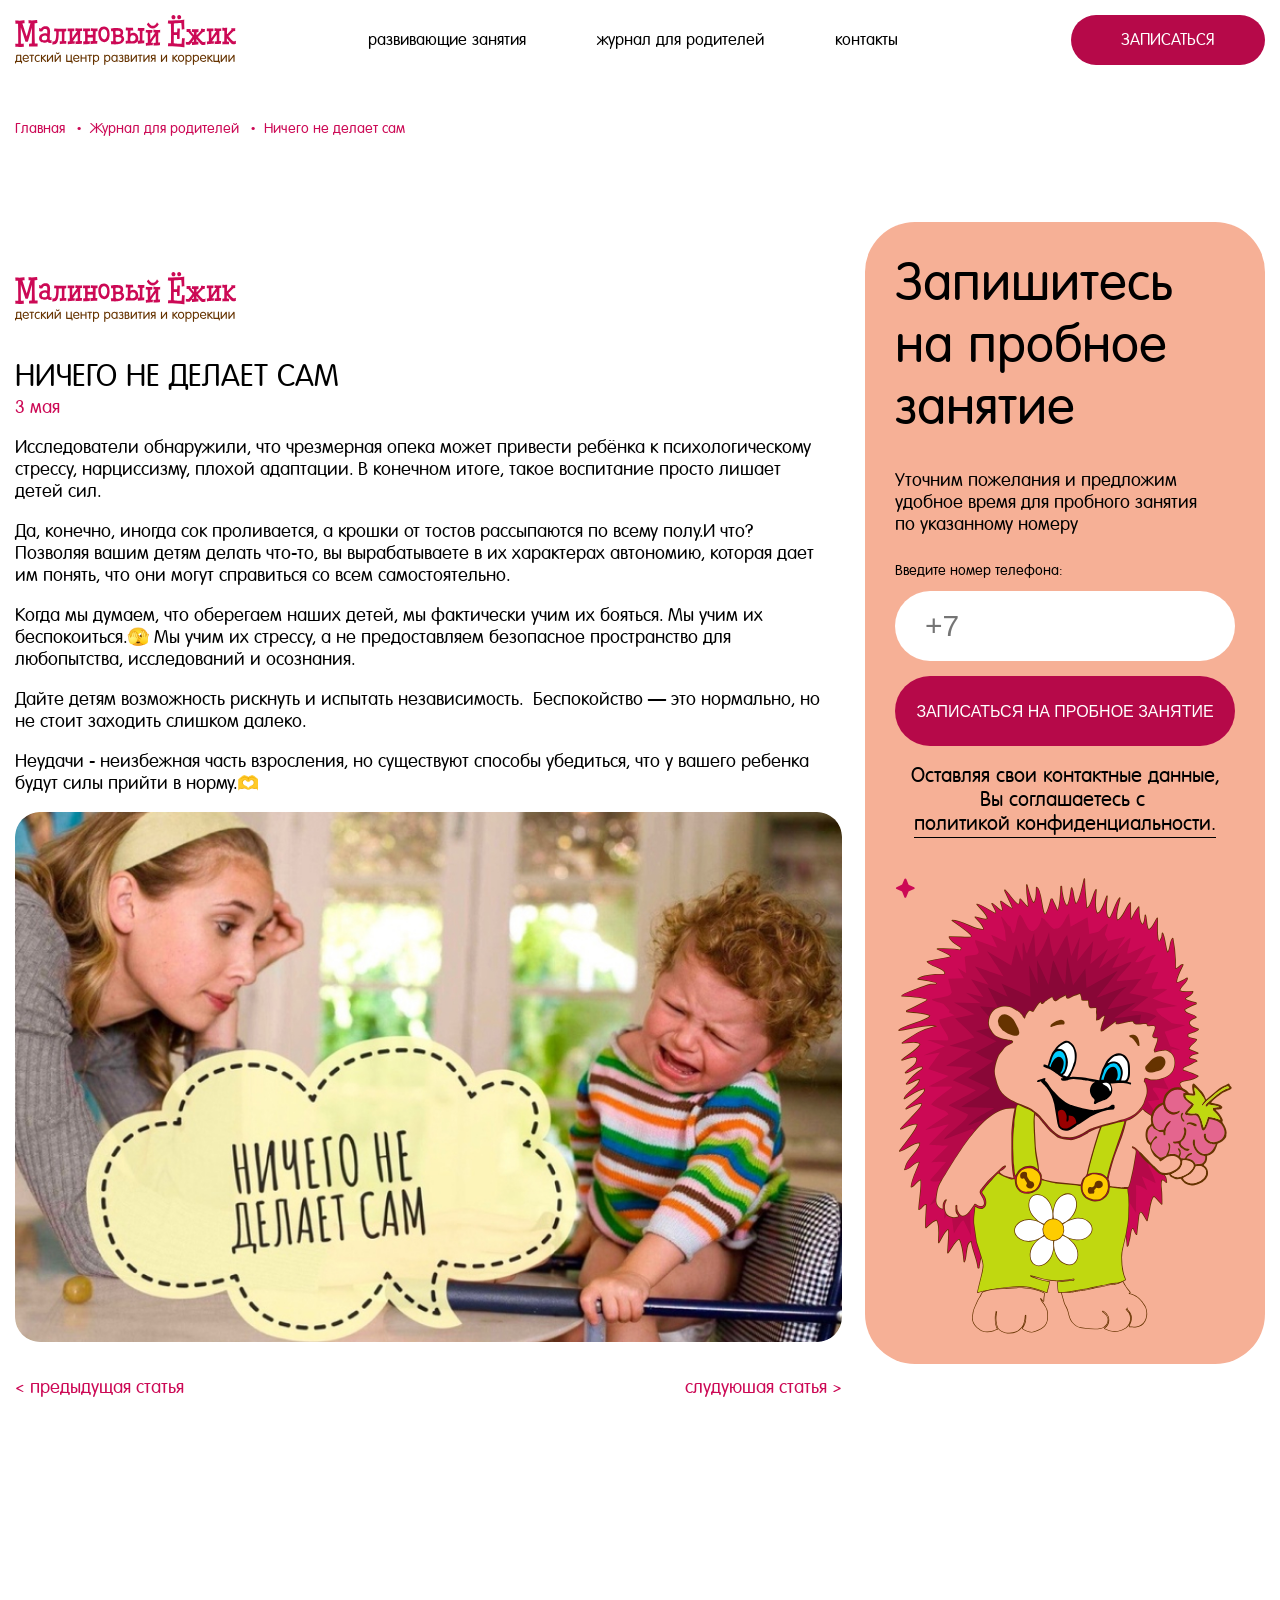
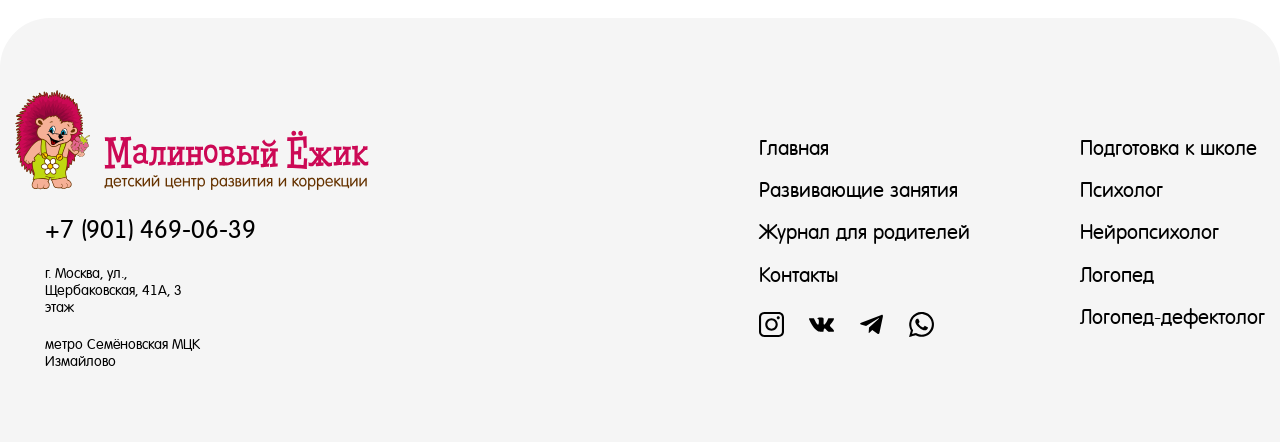
<file: magazine-single.html>
<!DOCTYPE html>
<html lang="en">
<head>
    <meta charset="UTF-8">
    <meta name="viewport" content="width=device-width, initial-scale=1, maximum-scale=1">
    <meta http-equiv="X-UA-Compatible" content="ie=edge">
    <link rel="stylesheet" href="style.css">
    <title></title>
</head>
<body>

<header>
    <div class="container">
        <div class="header__main">
            <a href="#" class="header__logo">
                <img src="./assets/img/logo.svg" alt="logo">
            </a>
            <div class="header__menu">
                <ul>
                    <li><a href="#">развивающие занятия</a></li>
                    <li><a href="#">журнал для родителей</a></li>
                    <li><a href="#">контакты</a></li>
                </ul>
                <a href="#" class="btn-red">ЗАПИСАТЬСЯ</a>
            </div>
            <div class="open-menu">
                <span></span>
                <span></span>
                <span></span>
                <span></span>
            </div>
        </div>
    </div>
</header>

<section class="bread-caps-sec">
    <div class="container">
        <div class="bread-caps">
            <ul>
                <li><a href="#">Главная</a></li>
                <li><a href="#">Журнал для родителей</a></li>
                <li>Ничего не делает сам</li>
            </ul>
        </div>
    </div>
</section>

<section class="magazine-single">
    <div class="container">
        <div class="magazine__flex">
            <div class="magazine__left">
                <div class="magazine__box">
                    <div class="magazine__logo">
                        <img src="./assets/img/logo.svg" alt="logo">
                    </div>
                    <h3>НИЧЕГО НЕ ДЕЛАЕТ САМ</h3>
                    <small>3 мая</small>
                    <p>
                        Исследователи обнаружили, что чрезмерная опека может привести ребёнка к психологическому стрессу, нарциссизму, плохой адаптации. В конечном итоге, такое воспитание просто лишает детей сил.

                    </p>
                    <p>
                        Да, конечно, иногда сок проливается, а крошки от тостов рассыпаются по всему полу.И что?
                        Позволяя вашим детям делать что-то, вы вырабатываете в их характерах автономию, 
                        которая дает им понять, что они могут справиться со всем самостоятельно. 
                    </p>
                    <p>
                        Когда мы думаем, что оберегаем наших детей, мы фактически учим их бояться. Мы учим
                        их беспокоиться.🫣 Мы учим их стрессу, а не предоставляем безопасное пространство
                        для любопытства, исследований и осознания. 
                    </p>
                    <p>
                        Дайте детям возможность рискнуть и испытать независимость.  Беспокойство — это нормально,
                        но не стоит заходить слишком далеко. 
                    </p>
                    <p>
                        Неудачи - неизбежная часть взросления, но
                        существуют способы убедиться, что у вашего ребенка будут силы прийти в норму.🫶
                    </p>
                    <div class="magazine__photo">
                        <img src="./assets/img/magasin1.jpg" alt="image">
                    </div>
                </div>
                <div class="paginat-magazine">
                    <a href="#">< предыдущая статья</a>
                    <a href="#">слудуюшая статья ></a>
                </div>
            </div>
            <div class="magazine__right">
                <div class="sign-lesson__info">
                    <h2>Запишитесь
                        на пробное занятие</h2>
                    <p>
                        Уточним пожелания и предложим
                        удобное время для пробного занятия
                        по указанному номеру
                    </p>
                    <div class="sign-lesson__form">
                        <small>Введите номер телефона:</small>
                        <form>
                            <div class="sign-lesson__inp">
                                <label>
                                    <input type="text" placeholder="+7" class="phone">
                                </label>
                            </div>
                            <button class="btn-red">ЗАПИСАТЬСЯ НА ПРОБНОЕ ЗАНЯТИЕ</button>
                        </form>
                        <p>
                            Оставляя свои контактные данные, Вы соглашаетесь с 
                            <a href="#">политикой конфиденциальности. </a>
                        </p>
                    </div>
                </div>
                <div class="magazine__hedfehog">
                    <img src="./assets/img/hedfehog3.svg" alt="image">
                </div>
            </div>
        </div>
    </div>
</section>


<footer>
    <div class="container">
        <div class="footer__cnt">
            <div class="footer__info">
                <a href="#" class="footer-logo">
                    <img src="./assets/img/logo-foot.svg" alt="image">
                </a>
                <a href="tel:+7 (901) 469-06-39" class="footer-phone">+7 (901) 469-06-39</a>
                <p>
                    г. Москва, ул., Щербаковская, 41А,
                    3 этаж
                </p>
                <p>
                    метро Семёновская
                    МЦК Измайлово
                </p>
            </div>
            <div class="footer__flex">
                <div class="footer__menu">
                    <ul>
                        <li><a href="#">Главная</a></li>
                        <li><a href="#">Развивающие занятия</a></li>
                        <li><a href="#">Журнал для родителей</a></li>
                        <li><a href="#">Контакты</a></li>
                    </ul>
                    <div class="footer__social">
                        <a href="#" class="social-href" target="_blank">
                            <svg xmlns="http://www.w3.org/2000/svg" width="32" height="32" viewBox="0 0 32 32" fill="none">
                                <path fill-rule="evenodd" clip-rule="evenodd" d="M25.3333 2.66667H6.66667C4.45753 2.66667 2.66667 4.45753 2.66667 6.66667V25.3333C2.66667 27.5425 4.45753 29.3333 6.66667 29.3333H25.3333C27.5425 29.3333 29.3333 27.5425 29.3333 25.3333V6.66667C29.3333 4.45753 27.5425 2.66667 25.3333 2.66667ZM6.66667 0C2.98477 0 0 2.98477 0 6.66667V25.3333C0 29.0152 2.98477 32 6.66667 32H25.3333C29.0152 32 32 29.0152 32 25.3333V6.66667C32 2.98477 29.0152 0 25.3333 0H6.66667ZM16 21.3333C18.9455 21.3333 21.3333 18.9455 21.3333 16C21.3333 13.0545 18.9455 10.6667 16 10.6667C13.0545 10.6667 10.6667 13.0545 10.6667 16C10.6667 18.9455 13.0545 21.3333 16 21.3333ZM16 24C20.4183 24 24 20.4183 24 16C24 11.5817 20.4183 8 16 8C11.5817 8 8 11.5817 8 16C8 20.4183 11.5817 24 16 24ZM24.6667 9.33333C25.7712 9.33333 26.6667 8.4379 26.6667 7.33333C26.6667 6.22876 25.7712 5.33333 24.6667 5.33333C23.5621 5.33333 22.6667 6.22876 22.6667 7.33333C22.6667 8.4379 23.5621 9.33333 24.6667 9.33333Z" fill="white"/>
                            </svg>
                        </a>
                        <a href="#" class="social-href" target="_blank">
                            <svg xmlns="http://www.w3.org/2000/svg" width="32" height="19" viewBox="0 0 32 19" fill="none">
                                <path d="M31.8303 17.1813C31.7915 17.0978 31.7554 17.0285 31.7219 16.973C31.1667 15.9731 30.1057 14.7458 28.5396 13.2907L28.5065 13.2573L28.4899 13.241L28.4732 13.2243H28.4564C27.7456 12.5467 27.2955 12.0911 27.107 11.8579C26.7621 11.4135 26.6849 10.9638 26.8734 10.5081C27.0065 10.1638 27.5068 9.43667 28.3729 8.32574C28.8285 7.73699 29.1893 7.26513 29.4557 6.90962C31.3774 4.3548 32.2106 2.72223 31.955 2.01128L31.8557 1.84515C31.789 1.74512 31.6169 1.65362 31.3395 1.57017C31.0615 1.4869 30.7062 1.47313 30.2729 1.52862L25.4746 1.56177C25.3969 1.53422 25.2859 1.53679 25.1413 1.57017C24.9969 1.60355 24.9246 1.6203 24.9246 1.6203L24.8411 1.66202L24.7748 1.71215C24.7193 1.7453 24.6582 1.8036 24.5915 1.88693C24.5251 1.96997 24.4696 2.06742 24.4253 2.17847C23.9029 3.52247 23.3089 4.77204 22.6423 5.92714C22.2313 6.61592 21.8539 7.21284 21.5092 7.71826C21.1649 8.22351 20.8761 8.59576 20.6431 8.83438C20.4096 9.07323 20.199 9.26458 20.0098 9.40912C19.8209 9.55373 19.6767 9.61483 19.5768 9.59248C19.4768 9.57013 19.3825 9.54795 19.2933 9.52578C19.1379 9.42575 19.0129 9.28973 18.9186 9.11758C18.824 8.94543 18.7603 8.72875 18.7269 8.46772C18.6938 8.20652 18.6742 7.98185 18.6686 7.79296C18.6634 7.60429 18.6658 7.33743 18.677 6.99313C18.6886 6.64865 18.6938 6.41558 18.6938 6.29338C18.6938 5.87124 18.702 5.41308 18.7185 4.91881C18.7353 4.42453 18.7489 4.03291 18.7603 3.7444C18.7716 3.45559 18.7769 3.15004 18.7769 2.82792C18.7769 2.50579 18.7573 2.25317 18.7185 2.06982C18.6803 1.88669 18.6215 1.70894 18.544 1.53662C18.4661 1.36447 18.3521 1.2313 18.2025 1.13676C18.0526 1.04234 17.8662 0.967414 17.6444 0.911742C17.0556 0.778516 16.3059 0.706446 15.3949 0.695242C13.3291 0.673066 12.0017 0.806468 11.413 1.09527C11.1797 1.21729 10.9686 1.38402 10.7799 1.59491C10.5799 1.83937 10.552 1.97277 10.6964 1.99471C11.3629 2.09456 11.8348 2.33341 12.1125 2.71103L12.2126 2.91113C12.2905 3.05551 12.3682 3.3111 12.446 3.67758C12.5236 4.04405 12.5738 4.44945 12.5958 4.89354C12.6513 5.70451 12.6513 6.39872 12.5958 6.97621C12.5402 7.55393 12.4877 8.00368 12.4376 8.3258C12.3874 8.64793 12.3125 8.90895 12.2126 9.10882C12.1125 9.30875 12.0459 9.43095 12.0126 9.4753C11.9792 9.51965 11.9515 9.5476 11.9294 9.55857C11.785 9.61389 11.6349 9.64208 11.4795 9.64208C11.3238 9.64208 11.1351 9.56423 10.913 9.40866C10.691 9.25308 10.4605 9.03938 10.2217 8.76721C9.98283 8.49498 9.71346 8.11456 9.41345 7.62588C9.11368 7.13721 8.80264 6.55966 8.48051 5.89324L8.214 5.40993C8.0474 5.09901 7.81981 4.64629 7.531 4.05217C7.24203 3.45781 6.9866 2.88289 6.76456 2.32751C6.6758 2.09427 6.54246 1.91669 6.36476 1.79449L6.28137 1.74436C6.22593 1.70001 6.13694 1.65292 6.01486 1.60273C5.8926 1.55261 5.76504 1.51666 5.63164 1.49454L1.06651 1.52769C0.600015 1.52769 0.283493 1.63337 0.116829 1.84444L0.0501277 1.94429C0.0168065 1.9999 0 2.08872 0 2.21098C0 2.33318 0.0333212 2.48315 0.100022 2.66073C0.766447 4.227 1.49117 5.73754 2.27419 7.19259C3.05721 8.64764 3.73764 9.81971 4.31507 10.7078C4.89262 11.5965 5.48131 12.4352 6.08115 13.2236C6.68099 14.0123 7.07805 14.5177 7.27231 14.7398C7.46681 14.9622 7.61959 15.1285 7.73064 15.2396L8.14724 15.6394C8.41381 15.906 8.80527 16.2253 9.32177 16.5973C9.8384 16.9696 10.4103 17.3361 11.0379 17.6974C11.6656 18.0581 12.3958 18.3524 13.2289 18.58C14.062 18.8079 14.8728 18.8994 15.6614 18.8553H17.5775C17.9661 18.8217 18.2605 18.6995 18.4606 18.4886L18.5269 18.4051C18.5715 18.3388 18.6132 18.2358 18.6517 18.0972C18.6907 17.9584 18.7101 17.8054 18.7101 17.6391C18.6987 17.1615 18.735 16.7312 18.8181 16.348C18.9012 15.9649 18.9958 15.6761 19.1017 15.4816C19.2075 15.2873 19.3269 15.1233 19.4598 14.9904C19.5929 14.8572 19.6878 14.7765 19.7435 14.7487C19.7988 14.7207 19.843 14.7018 19.8763 14.6904C20.1429 14.6016 20.4566 14.6876 20.8179 14.9488C21.179 15.2099 21.5176 15.5322 21.8344 15.9152C22.151 16.2986 22.5313 16.7288 22.9755 17.2063C23.42 17.684 23.8087 18.0391 24.1418 18.2727L24.4749 18.4726C24.6973 18.606 24.9861 18.7282 25.3416 18.8393C25.6965 18.9503 26.0074 18.978 26.2744 18.9225L30.5395 18.856C30.9613 18.856 31.2896 18.7862 31.5224 18.6476C31.7557 18.5087 31.8943 18.3558 31.939 18.1894C31.9836 18.0229 31.986 17.8339 31.9475 17.6227C31.908 17.4119 31.869 17.2646 31.8303 17.1813Z" fill="#D5D7E7"></path>
                            </svg>
                        </a>
                        <a href="#" class="social-href" target="_blank">
                            <svg xmlns="http://www.w3.org/2000/svg" width="20" height="21" viewBox="0 0 20 21" fill="none">
                                <path d="M7.91925 13.0503L7.61842 17.5573C8.06045 17.5573 8.25575 17.3552 8.50247 17.1153L10.6262 15.0503L15.0444 18.3145C15.8575 18.7632 16.4444 18.5309 16.6469 17.5596L19.5473 3.89178C19.8443 2.70123 19.0935 2.16125 18.3157 2.5144L1.28445 9.08156C0.121907 9.54785 0.128684 10.1964 1.07254 10.4854L5.44313 11.8496L15.5615 5.46599C16.0392 5.17633 16.4776 5.33206 16.1178 5.65141L7.919 13.0502L7.91925 13.0503Z" fill="#3D50F4"></path>
                            </svg>
                        </a>
                        <a href="#" class="social-href" target="_blank">
                            <svg xmlns="http://www.w3.org/2000/svg" width="30" height="30" viewBox="0 0 30 30" fill="none">
                                <path fill-rule="evenodd" clip-rule="evenodd" d="M14.25 0.00918659C12.2805 0.103499 10.3818 0.603187 8.56355 1.50581C3.9683 3.78694 0.954482 8.04088 0.309419 13.1563C0.218669 13.8761 0.217919 15.8023 0.308107 16.5313C0.535357 18.3676 1.08242 20.1601 1.88261 21.6903L2.19686 22.2911L1.15017 26.1139C0.574419 28.2164 0.115794 29.9491 0.130982 29.9643C0.146169 29.9794 0.776794 29.8284 1.53242 29.6286C2.95923 29.2514 5.65404 28.5441 7.13836 28.1574L7.99542 27.934L8.6073 28.2411C9.84348 28.8614 11.5008 29.3683 13.0625 29.6037C14.0577 29.7537 16.14 29.7546 17.125 29.6056C20.5335 29.0897 23.5198 27.5484 25.8602 25.0971C28.0001 22.8558 29.3483 20.0883 29.8199 16.9688C29.9895 15.8473 30.0025 14.0159 29.8489 12.9063C29.5345 10.6362 28.7541 8.5425 27.5304 6.68619C25.1886 3.134 21.443 0.749437 17.2188 0.121562C16.4786 0.0115616 15.2061 -0.0366259 14.25 0.00918659ZM13.875 2.56575C11.472 2.82912 9.11754 3.80844 7.29454 5.30287C6.69361 5.7955 5.67798 6.85356 5.22798 7.45575C2.18736 11.525 1.94298 17.0633 4.61436 21.3646L4.93786 21.8854L4.32017 24.1458C3.98048 25.3891 3.70636 26.4111 3.71098 26.417C3.71567 26.4229 4.73186 26.1611 5.96917 25.835C7.20648 25.509 8.26098 25.2401 8.31254 25.2376C8.36411 25.235 8.65942 25.3809 8.96879 25.5618C10.7817 26.6216 12.9136 27.1875 15.0938 27.1875C18.3758 27.1875 21.4767 25.9064 23.7842 23.5971C27.555 19.8236 28.5043 14.1533 26.16 9.40625C24.3642 5.76969 20.961 3.27094 16.9651 2.65469C16.1893 2.53506 14.578 2.48869 13.875 2.56575ZM9.62504 7.99469C9.26155 8.07025 9.03186 8.22587 8.62854 8.67006C8.20548 9.136 7.81029 9.86563 7.65436 10.4688C7.42861 11.3418 7.55854 12.5236 7.99586 13.574C8.85992 15.6496 11.5811 18.7299 13.8125 20.1583C14.7129 20.7346 16.1259 21.3558 17.5313 21.7932C18.1262 21.9783 19.2567 22.0528 19.8438 21.9454C20.05 21.9078 20.4719 21.7514 20.7813 21.598C22.07 20.959 22.5357 20.2952 22.6076 18.9943L22.6408 18.3948L22.4564 18.2634C22.2194 18.0946 19.9057 16.9728 19.379 16.7713C19.1496 16.6834 18.9157 16.6326 18.8348 16.6529C18.752 16.6737 18.449 16.9939 18.1067 17.4224C17.2496 18.4955 17.1792 18.5625 16.9079 18.5625C16.6076 18.5625 15.353 17.9586 14.5625 17.4336C13.5121 16.736 12.0667 15.1538 11.5072 14.0893C11.3276 13.7474 11.3479 13.6844 11.8338 13.0743C12.4677 12.2783 12.6421 11.9705 12.6093 11.7061C12.5614 11.32 11.3084 8.38144 11.1046 8.17712C10.9461 8.01819 10.885 7.99994 10.5109 7.99912C10.2815 7.99869 10.0375 7.98725 9.96879 7.97375C9.90004 7.96025 9.74536 7.96969 9.62504 7.99469Z" fill="white"/>
                            </svg>
                        </a>
                    </div>
                </div>
                <div class="footer__menu">
                    <ul>
                        <li><a href="#">Подготовка к школе</a></li>
                        <li><a href="#">Психолог</a></li>
                        <li><a href="#">Нейропсихолог</a></li>
                        <li><a href="#">Логопед</a></li>
                        <li><a href="#">Логопед-дефектолог</a></li>
                    </ul>
                </div>

            </div>
        </div>
    </div>
</footer>

<script src="assets/js/jquery-3.6.4.js"></script>
<script src="assets/js/jquery.mask.js"></script>
<script src="assets/js/swiper-bundle.min.js"></script>
<script src="assets/js/script.js"></script>

</body>
</html>
</file>
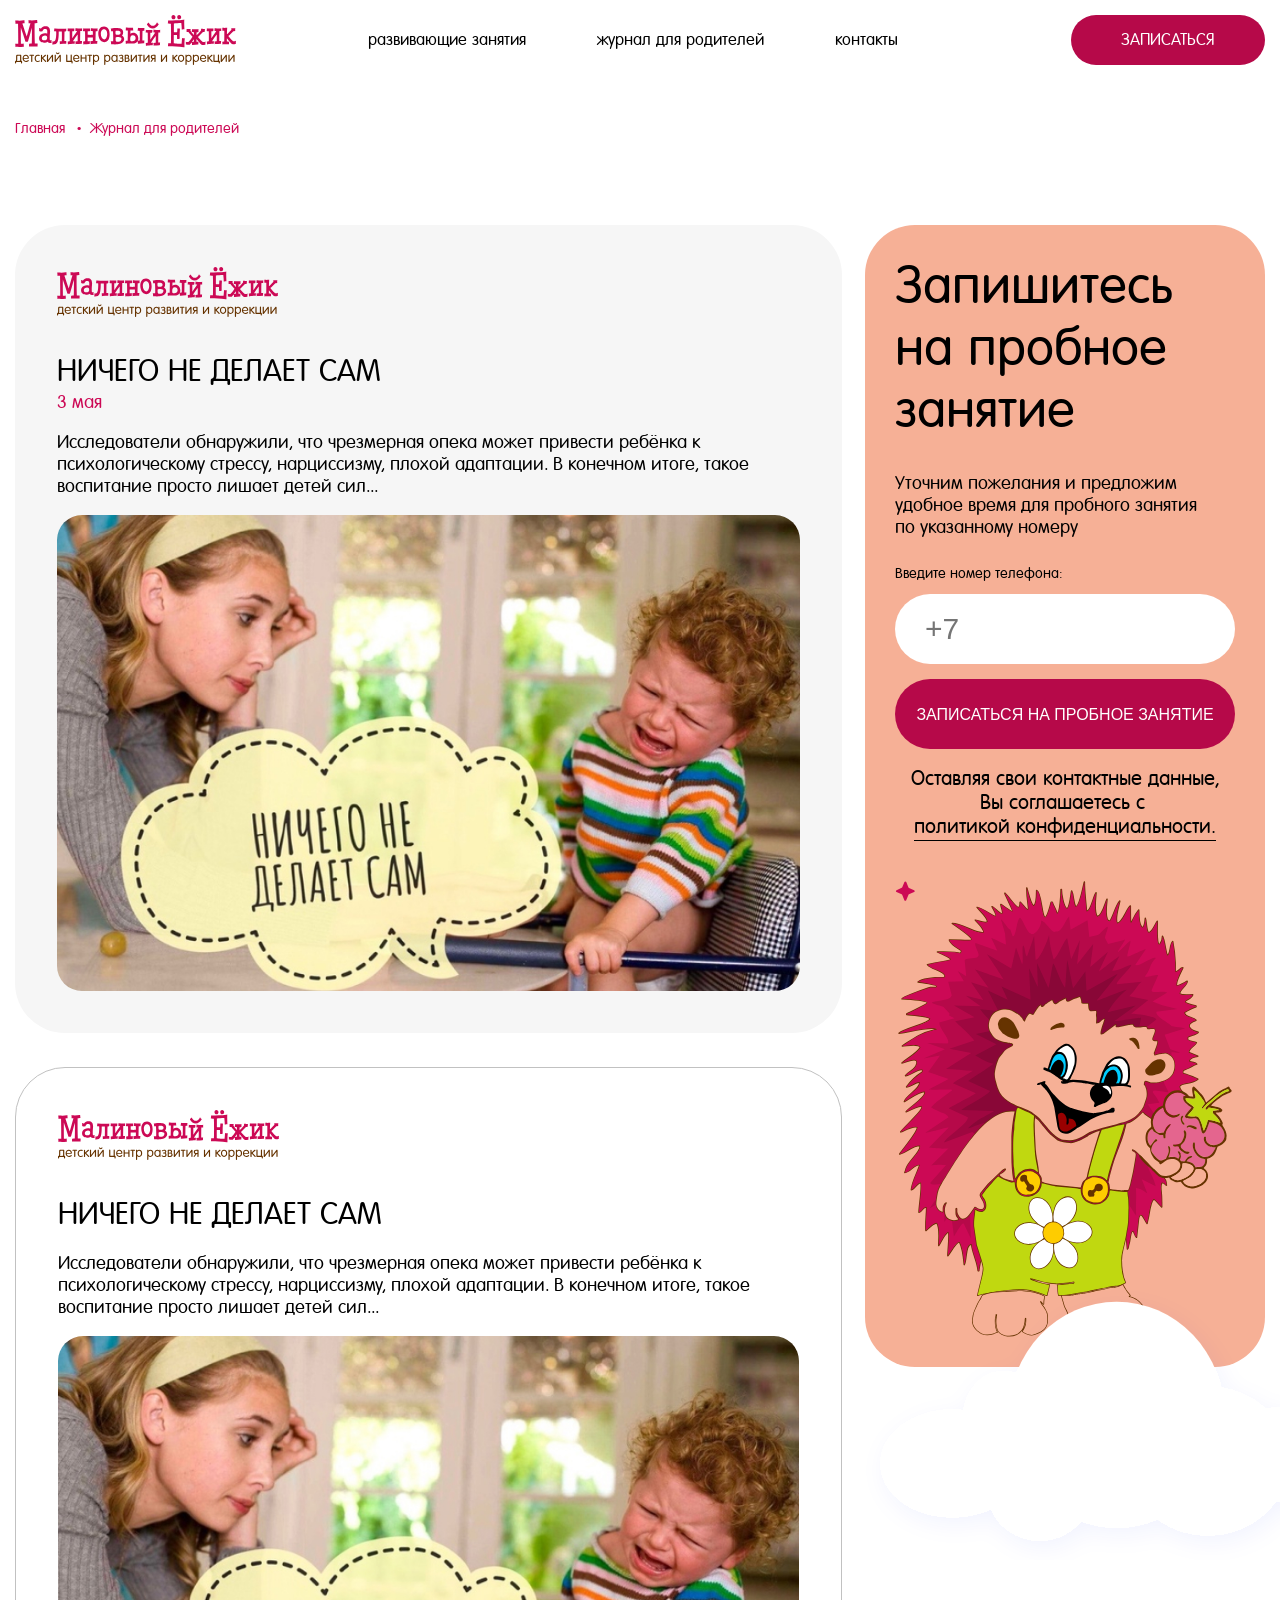
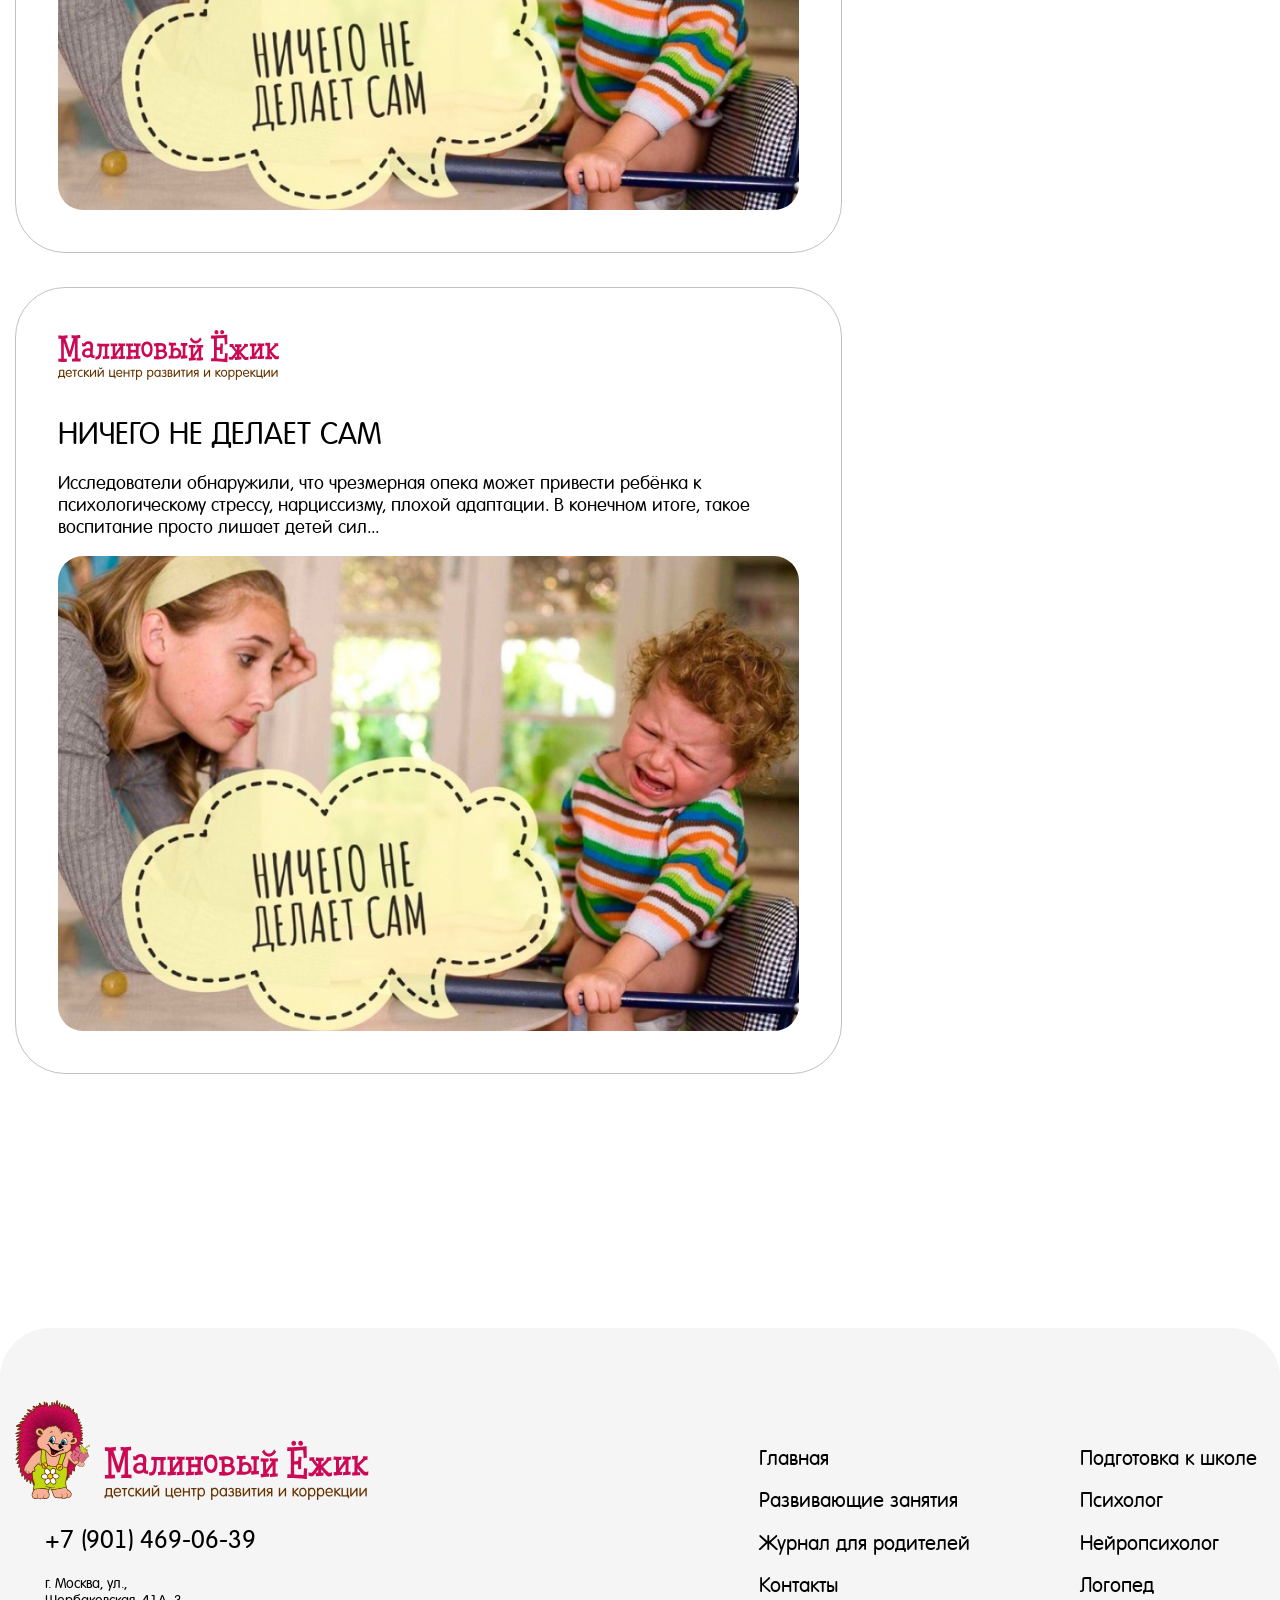
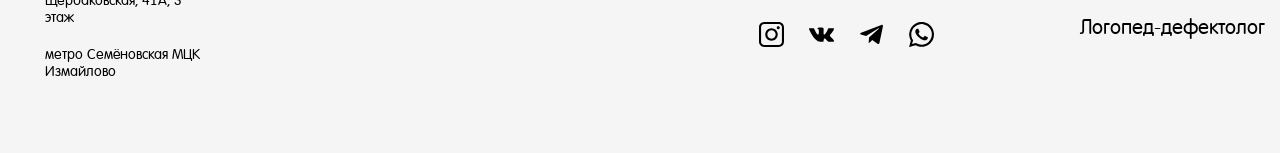
<file: magazine.html>
<!DOCTYPE html>
<html lang="en">
<head>
    <meta charset="UTF-8">
    <meta name="viewport" content="width=device-width, initial-scale=1, maximum-scale=1">
    <meta http-equiv="X-UA-Compatible" content="ie=edge">
    <link rel="stylesheet" href="style.css">
    <title></title>
</head>
<body>

<header>
    <div class="container">
        <div class="header__main">
            <a href="#" class="header__logo">
                <img src="./assets/img/logo.svg" alt="logo">
            </a>
            <div class="header__menu">
                <ul>
                    <li><a href="#">развивающие занятия</a></li>
                    <li><a href="#">журнал для родителей</a></li>
                    <li><a href="#">контакты</a></li>
                </ul>
                <a href="#" class="btn-red">ЗАПИСАТЬСЯ</a>
            </div>
            <div class="open-menu">
                <span></span>
                <span></span>
                <span></span>
                <span></span>
            </div>
        </div>
    </div>
</header>

<section class="bread-caps-sec">
    <div class="container">
        <div class="bread-caps">
            <ul>
                <li><a href="#">Главная</a></li>
                <li>Журнал для родителей</li>
            </ul>
        </div>
    </div>
</section>

<section class="magazine-sec">
    <div class="container">
         <div class="magazine__flex">
             <div class="magazine__left">
                 <div class="magazine__box">
                     <div class="magazine__logo">
                         <img src="./assets/img/logo.svg" alt="logo">
                     </div>
                     <h3>НИЧЕГО НЕ ДЕЛАЕТ САМ</h3>
                     <small>3 мая</small>
                     <p>
                         Исследователи обнаружили, что чрезмерная опека может привести ребёнка к психологическому стрессу, нарциссизму, плохой адаптации. В конечном итоге, такое воспитание просто лишает детей сил...
                     </p>
                     <div class="magazine__photo">
                         <img src="./assets/img/magasin1.jpg" alt="image">
                     </div>
                 </div>
                 <div class="magazine__box magazine__border">
                     <div class="magazine__logo">
                         <img src="./assets/img/logo.svg" alt="logo">
                     </div>
                     <h3>НИЧЕГО НЕ ДЕЛАЕТ САМ</h3>
                     <p>
                         Исследователи обнаружили, что чрезмерная опека может привести ребёнка к психологическому стрессу, нарциссизму, плохой адаптации. В конечном итоге, такое воспитание просто лишает детей сил...
                     </p>
                     <div class="magazine__photo">
                         <img src="./assets/img/magasin1.jpg" alt="image">
                     </div>
                 </div>
                 <div class="magazine__box magazine__border">
                     <div class="magazine__logo">
                         <img src="./assets/img/logo.svg" alt="logo">
                     </div>
                     <h3>НИЧЕГО НЕ ДЕЛАЕТ САМ</h3>
                     <p>
                         Исследователи обнаружили, что чрезмерная опека может привести ребёнка к психологическому стрессу, нарциссизму, плохой адаптации. В конечном итоге, такое воспитание просто лишает детей сил...
                     </p>
                     <div class="magazine__photo">
                         <img src="./assets/img/magasin1.jpg" alt="image">
                     </div>
                 </div>



             </div>
             <div class="magazine__right">
                 <div class="sign-lesson__info">
                     <h2>Запишитесь
                         на пробное занятие</h2>
                     <p>
                         Уточним пожелания и предложим
                         удобное время для пробного занятия
                         по указанному номеру
                     </p>
                     <div class="sign-lesson__form">
                         <small>Введите номер телефона:</small>
                         <form>
                             <div class="sign-lesson__inp">
                                 <label>
                                     <input type="text" placeholder="+7" class="phone">
                                 </label>
                             </div>
                             <button class="btn-red">ЗАПИСАТЬСЯ НА ПРОБНОЕ ЗАНЯТИЕ</button>
                         </form>
                         <p>
                             Оставляя свои контактные данные, Вы соглашаетесь с 
                             <a href="#">политикой конфиденциальности. </a>
                         </p>
                     </div>
                 </div>
                 <div class="magazine__hedfehog">
                     <img src="./assets/img/hedfehog3.svg" alt="image">
                 </div>
             </div>
         </div>
    </div>
</section>


<footer>
    <div class="container">
        <div class="footer__cnt">
            <div class="footer__info">
                <a href="#" class="footer-logo">
                    <img src="./assets/img/logo-foot.svg" alt="image">
                </a>
                <a href="tel:+7 (901) 469-06-39" class="footer-phone">+7 (901) 469-06-39</a>
                <p>
                    г. Москва, ул., Щербаковская, 41А,
                    3 этаж
                </p>
                <p>
                    метро Семёновская
                    МЦК Измайлово
                </p>
            </div>
            <div class="footer__flex">
                <div class="footer__menu">
                    <ul>
                        <li><a href="#">Главная</a></li>
                        <li><a href="#">Развивающие занятия</a></li>
                        <li><a href="#">Журнал для родителей</a></li>
                        <li><a href="#">Контакты</a></li>
                    </ul>
                    <div class="footer__social">
                        <a href="#" class="social-href" target="_blank">
                            <svg xmlns="http://www.w3.org/2000/svg" width="32" height="32" viewBox="0 0 32 32" fill="none">
                                <path fill-rule="evenodd" clip-rule="evenodd" d="M25.3333 2.66667H6.66667C4.45753 2.66667 2.66667 4.45753 2.66667 6.66667V25.3333C2.66667 27.5425 4.45753 29.3333 6.66667 29.3333H25.3333C27.5425 29.3333 29.3333 27.5425 29.3333 25.3333V6.66667C29.3333 4.45753 27.5425 2.66667 25.3333 2.66667ZM6.66667 0C2.98477 0 0 2.98477 0 6.66667V25.3333C0 29.0152 2.98477 32 6.66667 32H25.3333C29.0152 32 32 29.0152 32 25.3333V6.66667C32 2.98477 29.0152 0 25.3333 0H6.66667ZM16 21.3333C18.9455 21.3333 21.3333 18.9455 21.3333 16C21.3333 13.0545 18.9455 10.6667 16 10.6667C13.0545 10.6667 10.6667 13.0545 10.6667 16C10.6667 18.9455 13.0545 21.3333 16 21.3333ZM16 24C20.4183 24 24 20.4183 24 16C24 11.5817 20.4183 8 16 8C11.5817 8 8 11.5817 8 16C8 20.4183 11.5817 24 16 24ZM24.6667 9.33333C25.7712 9.33333 26.6667 8.4379 26.6667 7.33333C26.6667 6.22876 25.7712 5.33333 24.6667 5.33333C23.5621 5.33333 22.6667 6.22876 22.6667 7.33333C22.6667 8.4379 23.5621 9.33333 24.6667 9.33333Z" fill="white"/>
                            </svg>
                        </a>
                        <a href="#" class="social-href" target="_blank">
                            <svg xmlns="http://www.w3.org/2000/svg" width="32" height="19" viewBox="0 0 32 19" fill="none">
                                <path d="M31.8303 17.1813C31.7915 17.0978 31.7554 17.0285 31.7219 16.973C31.1667 15.9731 30.1057 14.7458 28.5396 13.2907L28.5065 13.2573L28.4899 13.241L28.4732 13.2243H28.4564C27.7456 12.5467 27.2955 12.0911 27.107 11.8579C26.7621 11.4135 26.6849 10.9638 26.8734 10.5081C27.0065 10.1638 27.5068 9.43667 28.3729 8.32574C28.8285 7.73699 29.1893 7.26513 29.4557 6.90962C31.3774 4.3548 32.2106 2.72223 31.955 2.01128L31.8557 1.84515C31.789 1.74512 31.6169 1.65362 31.3395 1.57017C31.0615 1.4869 30.7062 1.47313 30.2729 1.52862L25.4746 1.56177C25.3969 1.53422 25.2859 1.53679 25.1413 1.57017C24.9969 1.60355 24.9246 1.6203 24.9246 1.6203L24.8411 1.66202L24.7748 1.71215C24.7193 1.7453 24.6582 1.8036 24.5915 1.88693C24.5251 1.96997 24.4696 2.06742 24.4253 2.17847C23.9029 3.52247 23.3089 4.77204 22.6423 5.92714C22.2313 6.61592 21.8539 7.21284 21.5092 7.71826C21.1649 8.22351 20.8761 8.59576 20.6431 8.83438C20.4096 9.07323 20.199 9.26458 20.0098 9.40912C19.8209 9.55373 19.6767 9.61483 19.5768 9.59248C19.4768 9.57013 19.3825 9.54795 19.2933 9.52578C19.1379 9.42575 19.0129 9.28973 18.9186 9.11758C18.824 8.94543 18.7603 8.72875 18.7269 8.46772C18.6938 8.20652 18.6742 7.98185 18.6686 7.79296C18.6634 7.60429 18.6658 7.33743 18.677 6.99313C18.6886 6.64865 18.6938 6.41558 18.6938 6.29338C18.6938 5.87124 18.702 5.41308 18.7185 4.91881C18.7353 4.42453 18.7489 4.03291 18.7603 3.7444C18.7716 3.45559 18.7769 3.15004 18.7769 2.82792C18.7769 2.50579 18.7573 2.25317 18.7185 2.06982C18.6803 1.88669 18.6215 1.70894 18.544 1.53662C18.4661 1.36447 18.3521 1.2313 18.2025 1.13676C18.0526 1.04234 17.8662 0.967414 17.6444 0.911742C17.0556 0.778516 16.3059 0.706446 15.3949 0.695242C13.3291 0.673066 12.0017 0.806468 11.413 1.09527C11.1797 1.21729 10.9686 1.38402 10.7799 1.59491C10.5799 1.83937 10.552 1.97277 10.6964 1.99471C11.3629 2.09456 11.8348 2.33341 12.1125 2.71103L12.2126 2.91113C12.2905 3.05551 12.3682 3.3111 12.446 3.67758C12.5236 4.04405 12.5738 4.44945 12.5958 4.89354C12.6513 5.70451 12.6513 6.39872 12.5958 6.97621C12.5402 7.55393 12.4877 8.00368 12.4376 8.3258C12.3874 8.64793 12.3125 8.90895 12.2126 9.10882C12.1125 9.30875 12.0459 9.43095 12.0126 9.4753C11.9792 9.51965 11.9515 9.5476 11.9294 9.55857C11.785 9.61389 11.6349 9.64208 11.4795 9.64208C11.3238 9.64208 11.1351 9.56423 10.913 9.40866C10.691 9.25308 10.4605 9.03938 10.2217 8.76721C9.98283 8.49498 9.71346 8.11456 9.41345 7.62588C9.11368 7.13721 8.80264 6.55966 8.48051 5.89324L8.214 5.40993C8.0474 5.09901 7.81981 4.64629 7.531 4.05217C7.24203 3.45781 6.9866 2.88289 6.76456 2.32751C6.6758 2.09427 6.54246 1.91669 6.36476 1.79449L6.28137 1.74436C6.22593 1.70001 6.13694 1.65292 6.01486 1.60273C5.8926 1.55261 5.76504 1.51666 5.63164 1.49454L1.06651 1.52769C0.600015 1.52769 0.283493 1.63337 0.116829 1.84444L0.0501277 1.94429C0.0168065 1.9999 0 2.08872 0 2.21098C0 2.33318 0.0333212 2.48315 0.100022 2.66073C0.766447 4.227 1.49117 5.73754 2.27419 7.19259C3.05721 8.64764 3.73764 9.81971 4.31507 10.7078C4.89262 11.5965 5.48131 12.4352 6.08115 13.2236C6.68099 14.0123 7.07805 14.5177 7.27231 14.7398C7.46681 14.9622 7.61959 15.1285 7.73064 15.2396L8.14724 15.6394C8.41381 15.906 8.80527 16.2253 9.32177 16.5973C9.8384 16.9696 10.4103 17.3361 11.0379 17.6974C11.6656 18.0581 12.3958 18.3524 13.2289 18.58C14.062 18.8079 14.8728 18.8994 15.6614 18.8553H17.5775C17.9661 18.8217 18.2605 18.6995 18.4606 18.4886L18.5269 18.4051C18.5715 18.3388 18.6132 18.2358 18.6517 18.0972C18.6907 17.9584 18.7101 17.8054 18.7101 17.6391C18.6987 17.1615 18.735 16.7312 18.8181 16.348C18.9012 15.9649 18.9958 15.6761 19.1017 15.4816C19.2075 15.2873 19.3269 15.1233 19.4598 14.9904C19.5929 14.8572 19.6878 14.7765 19.7435 14.7487C19.7988 14.7207 19.843 14.7018 19.8763 14.6904C20.1429 14.6016 20.4566 14.6876 20.8179 14.9488C21.179 15.2099 21.5176 15.5322 21.8344 15.9152C22.151 16.2986 22.5313 16.7288 22.9755 17.2063C23.42 17.684 23.8087 18.0391 24.1418 18.2727L24.4749 18.4726C24.6973 18.606 24.9861 18.7282 25.3416 18.8393C25.6965 18.9503 26.0074 18.978 26.2744 18.9225L30.5395 18.856C30.9613 18.856 31.2896 18.7862 31.5224 18.6476C31.7557 18.5087 31.8943 18.3558 31.939 18.1894C31.9836 18.0229 31.986 17.8339 31.9475 17.6227C31.908 17.4119 31.869 17.2646 31.8303 17.1813Z" fill="#D5D7E7"></path>
                            </svg>
                        </a>
                        <a href="#" class="social-href" target="_blank">
                            <svg xmlns="http://www.w3.org/2000/svg" width="20" height="21" viewBox="0 0 20 21" fill="none">
                                <path d="M7.91925 13.0503L7.61842 17.5573C8.06045 17.5573 8.25575 17.3552 8.50247 17.1153L10.6262 15.0503L15.0444 18.3145C15.8575 18.7632 16.4444 18.5309 16.6469 17.5596L19.5473 3.89178C19.8443 2.70123 19.0935 2.16125 18.3157 2.5144L1.28445 9.08156C0.121907 9.54785 0.128684 10.1964 1.07254 10.4854L5.44313 11.8496L15.5615 5.46599C16.0392 5.17633 16.4776 5.33206 16.1178 5.65141L7.919 13.0502L7.91925 13.0503Z" fill="#3D50F4"></path>
                            </svg>
                        </a>
                        <a href="#" class="social-href" target="_blank">
                            <svg xmlns="http://www.w3.org/2000/svg" width="30" height="30" viewBox="0 0 30 30" fill="none">
                                <path fill-rule="evenodd" clip-rule="evenodd" d="M14.25 0.00918659C12.2805 0.103499 10.3818 0.603187 8.56355 1.50581C3.9683 3.78694 0.954482 8.04088 0.309419 13.1563C0.218669 13.8761 0.217919 15.8023 0.308107 16.5313C0.535357 18.3676 1.08242 20.1601 1.88261 21.6903L2.19686 22.2911L1.15017 26.1139C0.574419 28.2164 0.115794 29.9491 0.130982 29.9643C0.146169 29.9794 0.776794 29.8284 1.53242 29.6286C2.95923 29.2514 5.65404 28.5441 7.13836 28.1574L7.99542 27.934L8.6073 28.2411C9.84348 28.8614 11.5008 29.3683 13.0625 29.6037C14.0577 29.7537 16.14 29.7546 17.125 29.6056C20.5335 29.0897 23.5198 27.5484 25.8602 25.0971C28.0001 22.8558 29.3483 20.0883 29.8199 16.9688C29.9895 15.8473 30.0025 14.0159 29.8489 12.9063C29.5345 10.6362 28.7541 8.5425 27.5304 6.68619C25.1886 3.134 21.443 0.749437 17.2188 0.121562C16.4786 0.0115616 15.2061 -0.0366259 14.25 0.00918659ZM13.875 2.56575C11.472 2.82912 9.11754 3.80844 7.29454 5.30287C6.69361 5.7955 5.67798 6.85356 5.22798 7.45575C2.18736 11.525 1.94298 17.0633 4.61436 21.3646L4.93786 21.8854L4.32017 24.1458C3.98048 25.3891 3.70636 26.4111 3.71098 26.417C3.71567 26.4229 4.73186 26.1611 5.96917 25.835C7.20648 25.509 8.26098 25.2401 8.31254 25.2376C8.36411 25.235 8.65942 25.3809 8.96879 25.5618C10.7817 26.6216 12.9136 27.1875 15.0938 27.1875C18.3758 27.1875 21.4767 25.9064 23.7842 23.5971C27.555 19.8236 28.5043 14.1533 26.16 9.40625C24.3642 5.76969 20.961 3.27094 16.9651 2.65469C16.1893 2.53506 14.578 2.48869 13.875 2.56575ZM9.62504 7.99469C9.26155 8.07025 9.03186 8.22587 8.62854 8.67006C8.20548 9.136 7.81029 9.86563 7.65436 10.4688C7.42861 11.3418 7.55854 12.5236 7.99586 13.574C8.85992 15.6496 11.5811 18.7299 13.8125 20.1583C14.7129 20.7346 16.1259 21.3558 17.5313 21.7932C18.1262 21.9783 19.2567 22.0528 19.8438 21.9454C20.05 21.9078 20.4719 21.7514 20.7813 21.598C22.07 20.959 22.5357 20.2952 22.6076 18.9943L22.6408 18.3948L22.4564 18.2634C22.2194 18.0946 19.9057 16.9728 19.379 16.7713C19.1496 16.6834 18.9157 16.6326 18.8348 16.6529C18.752 16.6737 18.449 16.9939 18.1067 17.4224C17.2496 18.4955 17.1792 18.5625 16.9079 18.5625C16.6076 18.5625 15.353 17.9586 14.5625 17.4336C13.5121 16.736 12.0667 15.1538 11.5072 14.0893C11.3276 13.7474 11.3479 13.6844 11.8338 13.0743C12.4677 12.2783 12.6421 11.9705 12.6093 11.7061C12.5614 11.32 11.3084 8.38144 11.1046 8.17712C10.9461 8.01819 10.885 7.99994 10.5109 7.99912C10.2815 7.99869 10.0375 7.98725 9.96879 7.97375C9.90004 7.96025 9.74536 7.96969 9.62504 7.99469Z" fill="white"/>
                            </svg>
                        </a>
                    </div>
                </div>
                <div class="footer__menu">
                    <ul>
                        <li><a href="#">Подготовка к школе</a></li>
                        <li><a href="#">Психолог</a></li>
                        <li><a href="#">Нейропсихолог</a></li>
                        <li><a href="#">Логопед</a></li>
                        <li><a href="#">Логопед-дефектолог</a></li>
                    </ul>
                </div>

            </div>
        </div>
    </div>
</footer>
<script src="assets/js/jquery-3.6.4.js"></script>
<script src="assets/js/jquery.mask.js"></script>
<script src="assets/js/swiper-bundle.min.js"></script>
<script src="assets/js/script.js"></script>

</body>
</html>
</file>
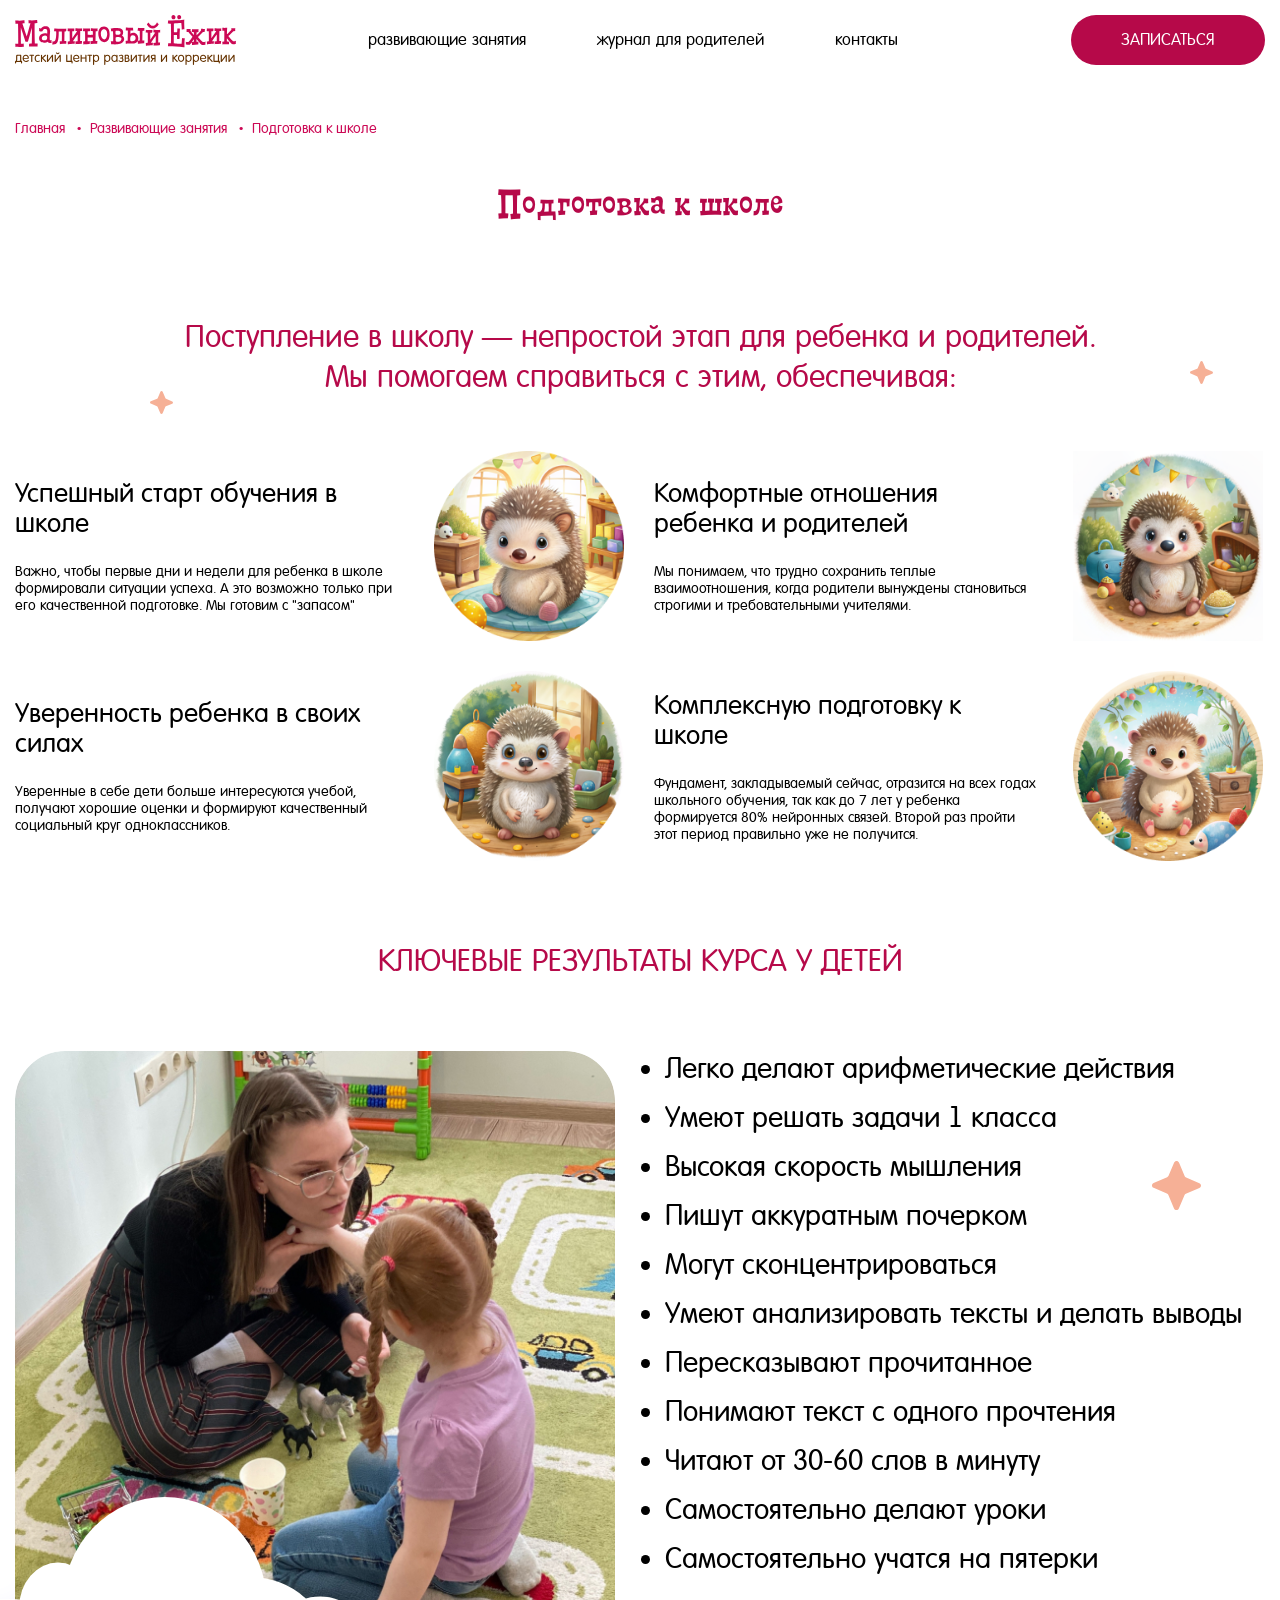
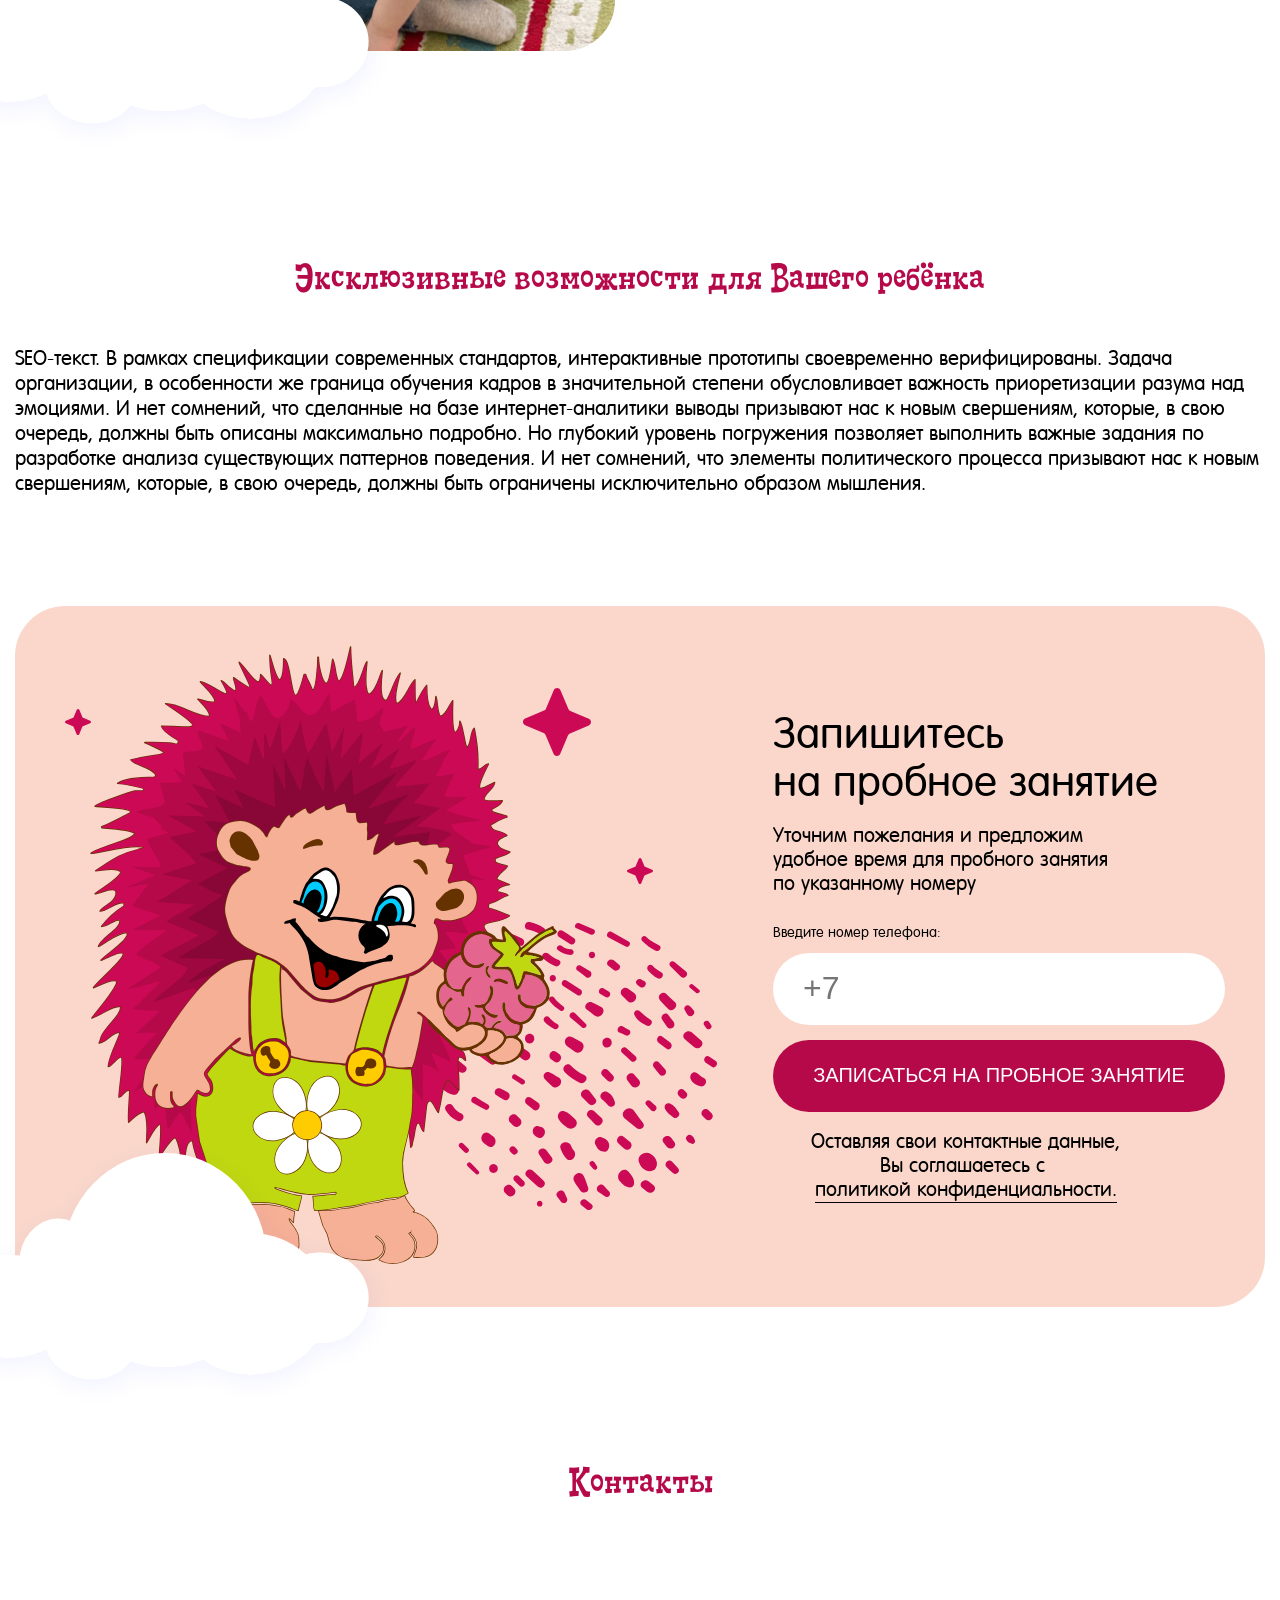
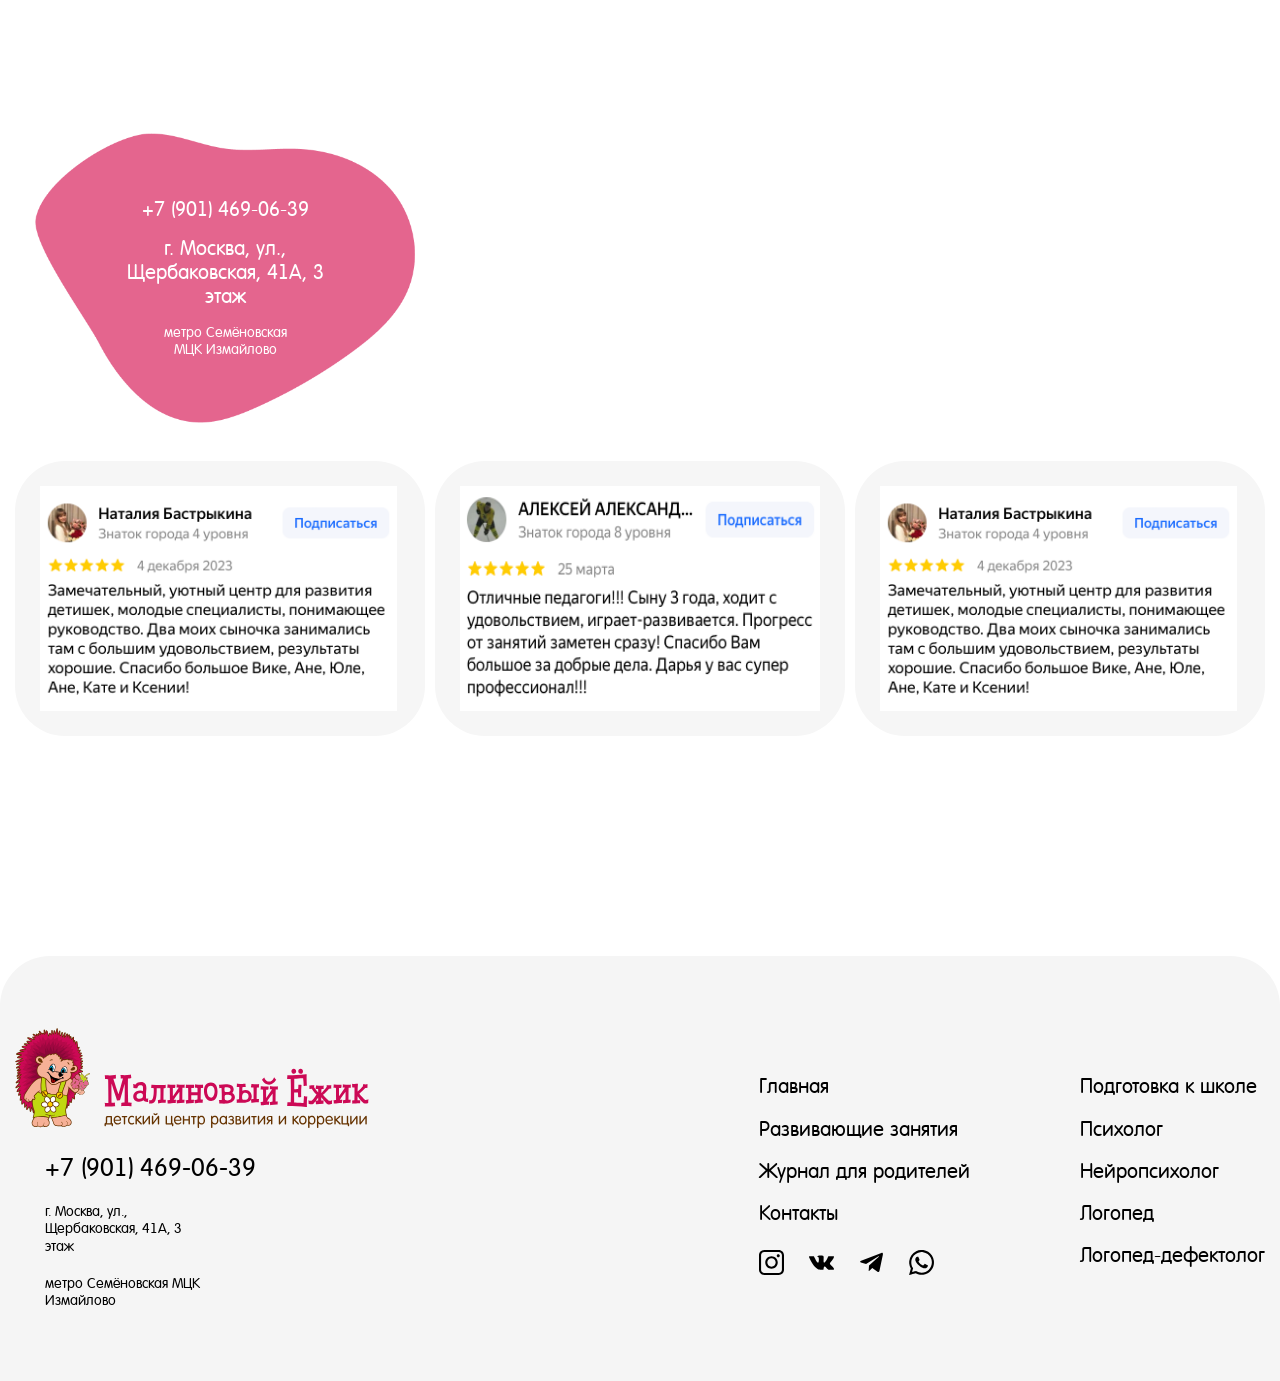
<file: preparation.html>
<!DOCTYPE html>
<html lang="en">
<head>
    <meta charset="UTF-8">
    <meta name="viewport" content="width=device-width, initial-scale=1, maximum-scale=1">
    <meta http-equiv="X-UA-Compatible" content="ie=edge">
    <link rel="stylesheet" href="style.css">
    <title></title>
</head>
<body>

<header>
    <div class="container">
        <div class="header__main">
            <a href="#" class="header__logo">
                <img src="./assets/img/logo.svg" alt="logo">
            </a>
            <div class="header__menu">
                <ul>
                    <li><a href="#">развивающие занятия</a></li>
                    <li><a href="#">журнал для родителей</a></li>
                    <li><a href="#">контакты</a></li>
                </ul>
                <a href="#" class="btn-red">ЗАПИСАТЬСЯ</a>
            </div>
            <div class="open-menu">
                <span></span>
                <span></span>
                <span></span>
                <span></span>
            </div>
        </div>
    </div>
</header>

<section class="bread-caps-sec">
    <div class="container">
        <div class="bread-caps">
            <ul>
                <li><a href="#">Главная</a></li>
                <li><a href="#">Развивающие занятия</a></li>
                <li>Подготовка к школе</li>
            </ul>
        </div>
    </div>
</section>

<section class="difficult-child-sec">
    <div class="container">
        <h2>Подготовка к школе</h2>
        <div class="difficult-child__cnt">
            <h3>Поступление в школу — непростой этап для ребенка и родителей.
                Мы помогаем справиться с этим, обеспечивая:</h3>
            <div class="difficult-child__wrap">
                <div class="difficult-child__box">
                    <div class="difficult-child__text">
                        <h4>Успешный старт обучения
                            в школе</h4>
                        <p>
                            Важно, чтобы первые дни и недели для ребенка в школе
                            формировали ситуации успеха. А это возможно только
                            при его качественной подготовке. Мы готовим с "запасом"
                        </p>
                    </div>
                    <div class="difficult-child__photo">
                        <img src="./assets/img/preschooler-1.png" alt="image">
                    </div>
                </div>
                <div class="difficult-child__box">
                    <div class="difficult-child__text">
                        <h4>Комфортные отношения
                            ребенка и родителей</h4>
                        <p>
                            Мы понимаем, что трудно сохранить теплые
                            взаимоотношения, когда родители вынуждены
                            становиться строгими и требовательными учителями.
                        </p>
                    </div>
                    <div class="difficult-child__photo">
                        <img src="./assets/img/preschooler-2.png" alt="image">
                    </div>
                </div>
                <div class="difficult-child__box">
                    <div class="difficult-child__text">
                        <h4>Уверенность ребенка в
                            своих силах</h4>
                        <p>
                            Уверенные в себе дети больше интересуются учебой,
                            получают хорошие оценки и формируют качественный
                            социальный круг одноклассников.
                        </p>
                    </div>
                    <div class="difficult-child__photo">
                        <img src="./assets/img/preschooler-3.png" alt="image">
                    </div>
                </div>
                <div class="difficult-child__box">
                    <div class="difficult-child__text">
                        <h4>Комплексную подготовку
                            к школе</h4>
                        <p>
                            Фундамент, закладываемый сейчас, отразится на всех годах
                            школьного обучения, так как до 7 лет у ребенка формируется
                            80% нейронных связей. Второй раз пройти этот период
                            правильно уже не получится.
                        </p>
                    </div>
                    <div class="difficult-child__photo">
                        <img src="./assets/img/preschooler-4.png" alt="image">
                    </div>
                </div>
            </div>
        </div>
    </div>
</section>

<section class="key-course-res">
    <div class="container">
        <h3>КЛЮЧЕВЫЕ РЕЗУЛЬТАТЫ КУРСА У ДЕТЕЙ</h3>
        <div class="key-course__flex">
            <div class="key-course__photo">
                <img src="./assets/img/course1.jpg" alt="image">
            </div>
            <div class="key-course__info">
                <ul>
                    <li>Легко делают арифметические действия</li>
                    <li>Умеют решать задачи 1 класса</li>
                    <li>Высокая скорость мышления</li>
                    <li>Пишут аккуратным почерком </li>
                    <li>Могут сконцентрироваться </li>
                    <li>Умеют анализировать тексты и делать выводы</li>
                    <li>Пересказывают прочитанное</li>
                    <li>Понимают текст с одного прочтения</li>
                    <li>Читают от 30-60 слов в минуту</li>
                    <li>Самостоятельно делают уроки</li>
                    <li>Самостоятельно учатся на пятерки</li>
                </ul>
            </div>
        </div>
    </div>
    <div class="sign-lesson-skay">
        <img src="./assets/img/skay4.svg" alt="image">
    </div>
</section>

<section class="raspberry-children">
    <div class="container">
        <div class="hedgehog-children__title">
            <h2>Эксклюзивные возможности для Вашего ребёнка</h2>
            <p>SEO-текст. В рамках спецификации современных стандартов, интерактивные прототипы своевременно верифицированы. Задача организации, в особенности же граница обучения кадров в значительной степени обусловливает важность приоретизации разума над эмоциями. И нет сомнений, что сделанные на базе интернет-аналитики выводы призывают нас к новым свершениям, которые, в свою очередь, должны быть описаны максимально подробно. Но глубокий уровень погружения позволяет выполнить важные задания по разработке анализа существующих паттернов поведения. И нет сомнений, что элементы политического процесса призывают нас к новым свершениям, которые, в свою очередь, должны быть ограничены исключительно образом мышления.</p>
        </div>

    </div>
    <div class="sign-lesson">
        <div class="container">
            <div class="sign-lesson__fon">
                <div class="sign-lesson__photo">
                    <img src="./assets/img/hedfehog2.svg" alt="image">
                </div>
                <div class="sign-lesson__info">
                    <h2>Запишитесь
                        на пробное занятие</h2>
                    <p>
                        Уточним пожелания и предложим
                        удобное время для пробного занятия
                        по указанному номеру
                    </p>
                    <div class="sign-lesson__form">
                        <small>Введите номер телефона:</small>
                        <form>
                            <div class="sign-lesson__inp">
                                <label>
                                    <input type="text" placeholder="+7" class="phone">
                                </label>
                            </div>
                            <button class="btn-red">ЗАПИСАТЬСЯ НА ПРОБНОЕ ЗАНЯТИЕ</button>
                        </form>
                        <p>
                            Оставляя свои контактные данные, Вы соглашаетесь с 
                            <a href="#">политикой конфиденциальности. </a>
                        </p>
                    </div>
                </div>
            </div>
        </div>
        <div class="sign-lesson-skay">
            <img src="./assets/img/skay4.svg" alt="image">
        </div>
    </div>
</section>

<section class="contact-sec">
    <div class="container">
        <div class="contact__main">
            <h2>Контакты</h2>
            <div class="contact__map">
                <iframe src="https://yandex.ru/map-widget/v1/?um=constructor%3Ad20a2db9c0956260044ea9b81835b68672688292c285b54bea226a6f04271da5&amp;source=constructor"
                        width="100%" height="100%" frameborder="0"></iframe>
            </div>
            <div class="contact__fon">
                <p>+7 (901) 469-06-39</p>
                <p>г. Москва, ул., Щербаковская, 41А,
                    3 этаж</p>
                <span>метро Семёновская МЦК Измайлово</span>
            </div>
        </div>
        <div class="contact__rel">
            <div class="swiper contact__slider">
                <div class="swiper-wrapper">
                    <div class="swiper-slide">
                        <div class="contact__box">
                            <img src="./assets/img/otz-cont.png" alt="image">
                        </div>
                    </div>
                    <div class="swiper-slide">
                        <div class="contact__box">
                            <img src="./assets/img/otz-cont2.png" alt="image">
                        </div>
                    </div>
                    <div class="swiper-slide">
                        <div class="contact__box">
                            <img src="./assets/img/otz-cont.png" alt="image">
                        </div>
                    </div>
                    <div class="swiper-slide">
                        <div class="contact__box">
                            <img src="./assets/img/otz-cont2.png" alt="image">
                        </div>
                    </div>
                </div>
            </div>
        </div>
    </div>
</section>

<footer>
    <div class="container">
        <div class="footer__cnt">
            <div class="footer__info">
                <a href="#" class="footer-logo">
                    <img src="./assets/img/logo-foot.svg" alt="image">
                </a>
                <a href="tel:+7 (901) 469-06-39" class="footer-phone">+7 (901) 469-06-39</a>
                <p>
                    г. Москва, ул., Щербаковская, 41А,
                    3 этаж
                </p>
                <p>
                    метро Семёновская
                    МЦК Измайлово
                </p>
            </div>
            <div class="footer__flex">
                <div class="footer__menu">
                    <ul>
                        <li><a href="#">Главная</a></li>
                        <li><a href="#">Развивающие занятия</a></li>
                        <li><a href="#">Журнал для родителей</a></li>
                        <li><a href="#">Контакты</a></li>
                    </ul>
                    <div class="footer__social">
                        <a href="#" class="social-href" target="_blank">
                            <svg xmlns="http://www.w3.org/2000/svg" width="32" height="32" viewBox="0 0 32 32" fill="none">
                                <path fill-rule="evenodd" clip-rule="evenodd" d="M25.3333 2.66667H6.66667C4.45753 2.66667 2.66667 4.45753 2.66667 6.66667V25.3333C2.66667 27.5425 4.45753 29.3333 6.66667 29.3333H25.3333C27.5425 29.3333 29.3333 27.5425 29.3333 25.3333V6.66667C29.3333 4.45753 27.5425 2.66667 25.3333 2.66667ZM6.66667 0C2.98477 0 0 2.98477 0 6.66667V25.3333C0 29.0152 2.98477 32 6.66667 32H25.3333C29.0152 32 32 29.0152 32 25.3333V6.66667C32 2.98477 29.0152 0 25.3333 0H6.66667ZM16 21.3333C18.9455 21.3333 21.3333 18.9455 21.3333 16C21.3333 13.0545 18.9455 10.6667 16 10.6667C13.0545 10.6667 10.6667 13.0545 10.6667 16C10.6667 18.9455 13.0545 21.3333 16 21.3333ZM16 24C20.4183 24 24 20.4183 24 16C24 11.5817 20.4183 8 16 8C11.5817 8 8 11.5817 8 16C8 20.4183 11.5817 24 16 24ZM24.6667 9.33333C25.7712 9.33333 26.6667 8.4379 26.6667 7.33333C26.6667 6.22876 25.7712 5.33333 24.6667 5.33333C23.5621 5.33333 22.6667 6.22876 22.6667 7.33333C22.6667 8.4379 23.5621 9.33333 24.6667 9.33333Z" fill="white"/>
                            </svg>
                        </a>
                        <a href="#" class="social-href" target="_blank">
                            <svg xmlns="http://www.w3.org/2000/svg" width="32" height="19" viewBox="0 0 32 19" fill="none">
                                <path d="M31.8303 17.1813C31.7915 17.0978 31.7554 17.0285 31.7219 16.973C31.1667 15.9731 30.1057 14.7458 28.5396 13.2907L28.5065 13.2573L28.4899 13.241L28.4732 13.2243H28.4564C27.7456 12.5467 27.2955 12.0911 27.107 11.8579C26.7621 11.4135 26.6849 10.9638 26.8734 10.5081C27.0065 10.1638 27.5068 9.43667 28.3729 8.32574C28.8285 7.73699 29.1893 7.26513 29.4557 6.90962C31.3774 4.3548 32.2106 2.72223 31.955 2.01128L31.8557 1.84515C31.789 1.74512 31.6169 1.65362 31.3395 1.57017C31.0615 1.4869 30.7062 1.47313 30.2729 1.52862L25.4746 1.56177C25.3969 1.53422 25.2859 1.53679 25.1413 1.57017C24.9969 1.60355 24.9246 1.6203 24.9246 1.6203L24.8411 1.66202L24.7748 1.71215C24.7193 1.7453 24.6582 1.8036 24.5915 1.88693C24.5251 1.96997 24.4696 2.06742 24.4253 2.17847C23.9029 3.52247 23.3089 4.77204 22.6423 5.92714C22.2313 6.61592 21.8539 7.21284 21.5092 7.71826C21.1649 8.22351 20.8761 8.59576 20.6431 8.83438C20.4096 9.07323 20.199 9.26458 20.0098 9.40912C19.8209 9.55373 19.6767 9.61483 19.5768 9.59248C19.4768 9.57013 19.3825 9.54795 19.2933 9.52578C19.1379 9.42575 19.0129 9.28973 18.9186 9.11758C18.824 8.94543 18.7603 8.72875 18.7269 8.46772C18.6938 8.20652 18.6742 7.98185 18.6686 7.79296C18.6634 7.60429 18.6658 7.33743 18.677 6.99313C18.6886 6.64865 18.6938 6.41558 18.6938 6.29338C18.6938 5.87124 18.702 5.41308 18.7185 4.91881C18.7353 4.42453 18.7489 4.03291 18.7603 3.7444C18.7716 3.45559 18.7769 3.15004 18.7769 2.82792C18.7769 2.50579 18.7573 2.25317 18.7185 2.06982C18.6803 1.88669 18.6215 1.70894 18.544 1.53662C18.4661 1.36447 18.3521 1.2313 18.2025 1.13676C18.0526 1.04234 17.8662 0.967414 17.6444 0.911742C17.0556 0.778516 16.3059 0.706446 15.3949 0.695242C13.3291 0.673066 12.0017 0.806468 11.413 1.09527C11.1797 1.21729 10.9686 1.38402 10.7799 1.59491C10.5799 1.83937 10.552 1.97277 10.6964 1.99471C11.3629 2.09456 11.8348 2.33341 12.1125 2.71103L12.2126 2.91113C12.2905 3.05551 12.3682 3.3111 12.446 3.67758C12.5236 4.04405 12.5738 4.44945 12.5958 4.89354C12.6513 5.70451 12.6513 6.39872 12.5958 6.97621C12.5402 7.55393 12.4877 8.00368 12.4376 8.3258C12.3874 8.64793 12.3125 8.90895 12.2126 9.10882C12.1125 9.30875 12.0459 9.43095 12.0126 9.4753C11.9792 9.51965 11.9515 9.5476 11.9294 9.55857C11.785 9.61389 11.6349 9.64208 11.4795 9.64208C11.3238 9.64208 11.1351 9.56423 10.913 9.40866C10.691 9.25308 10.4605 9.03938 10.2217 8.76721C9.98283 8.49498 9.71346 8.11456 9.41345 7.62588C9.11368 7.13721 8.80264 6.55966 8.48051 5.89324L8.214 5.40993C8.0474 5.09901 7.81981 4.64629 7.531 4.05217C7.24203 3.45781 6.9866 2.88289 6.76456 2.32751C6.6758 2.09427 6.54246 1.91669 6.36476 1.79449L6.28137 1.74436C6.22593 1.70001 6.13694 1.65292 6.01486 1.60273C5.8926 1.55261 5.76504 1.51666 5.63164 1.49454L1.06651 1.52769C0.600015 1.52769 0.283493 1.63337 0.116829 1.84444L0.0501277 1.94429C0.0168065 1.9999 0 2.08872 0 2.21098C0 2.33318 0.0333212 2.48315 0.100022 2.66073C0.766447 4.227 1.49117 5.73754 2.27419 7.19259C3.05721 8.64764 3.73764 9.81971 4.31507 10.7078C4.89262 11.5965 5.48131 12.4352 6.08115 13.2236C6.68099 14.0123 7.07805 14.5177 7.27231 14.7398C7.46681 14.9622 7.61959 15.1285 7.73064 15.2396L8.14724 15.6394C8.41381 15.906 8.80527 16.2253 9.32177 16.5973C9.8384 16.9696 10.4103 17.3361 11.0379 17.6974C11.6656 18.0581 12.3958 18.3524 13.2289 18.58C14.062 18.8079 14.8728 18.8994 15.6614 18.8553H17.5775C17.9661 18.8217 18.2605 18.6995 18.4606 18.4886L18.5269 18.4051C18.5715 18.3388 18.6132 18.2358 18.6517 18.0972C18.6907 17.9584 18.7101 17.8054 18.7101 17.6391C18.6987 17.1615 18.735 16.7312 18.8181 16.348C18.9012 15.9649 18.9958 15.6761 19.1017 15.4816C19.2075 15.2873 19.3269 15.1233 19.4598 14.9904C19.5929 14.8572 19.6878 14.7765 19.7435 14.7487C19.7988 14.7207 19.843 14.7018 19.8763 14.6904C20.1429 14.6016 20.4566 14.6876 20.8179 14.9488C21.179 15.2099 21.5176 15.5322 21.8344 15.9152C22.151 16.2986 22.5313 16.7288 22.9755 17.2063C23.42 17.684 23.8087 18.0391 24.1418 18.2727L24.4749 18.4726C24.6973 18.606 24.9861 18.7282 25.3416 18.8393C25.6965 18.9503 26.0074 18.978 26.2744 18.9225L30.5395 18.856C30.9613 18.856 31.2896 18.7862 31.5224 18.6476C31.7557 18.5087 31.8943 18.3558 31.939 18.1894C31.9836 18.0229 31.986 17.8339 31.9475 17.6227C31.908 17.4119 31.869 17.2646 31.8303 17.1813Z" fill="#D5D7E7"></path>
                            </svg>
                        </a>
                        <a href="#" class="social-href" target="_blank">
                            <svg xmlns="http://www.w3.org/2000/svg" width="20" height="21" viewBox="0 0 20 21" fill="none">
                                <path d="M7.91925 13.0503L7.61842 17.5573C8.06045 17.5573 8.25575 17.3552 8.50247 17.1153L10.6262 15.0503L15.0444 18.3145C15.8575 18.7632 16.4444 18.5309 16.6469 17.5596L19.5473 3.89178C19.8443 2.70123 19.0935 2.16125 18.3157 2.5144L1.28445 9.08156C0.121907 9.54785 0.128684 10.1964 1.07254 10.4854L5.44313 11.8496L15.5615 5.46599C16.0392 5.17633 16.4776 5.33206 16.1178 5.65141L7.919 13.0502L7.91925 13.0503Z" fill="#3D50F4"></path>
                            </svg>
                        </a>
                        <a href="#" class="social-href" target="_blank">
                            <svg xmlns="http://www.w3.org/2000/svg" width="30" height="30" viewBox="0 0 30 30" fill="none">
                                <path fill-rule="evenodd" clip-rule="evenodd" d="M14.25 0.00918659C12.2805 0.103499 10.3818 0.603187 8.56355 1.50581C3.9683 3.78694 0.954482 8.04088 0.309419 13.1563C0.218669 13.8761 0.217919 15.8023 0.308107 16.5313C0.535357 18.3676 1.08242 20.1601 1.88261 21.6903L2.19686 22.2911L1.15017 26.1139C0.574419 28.2164 0.115794 29.9491 0.130982 29.9643C0.146169 29.9794 0.776794 29.8284 1.53242 29.6286C2.95923 29.2514 5.65404 28.5441 7.13836 28.1574L7.99542 27.934L8.6073 28.2411C9.84348 28.8614 11.5008 29.3683 13.0625 29.6037C14.0577 29.7537 16.14 29.7546 17.125 29.6056C20.5335 29.0897 23.5198 27.5484 25.8602 25.0971C28.0001 22.8558 29.3483 20.0883 29.8199 16.9688C29.9895 15.8473 30.0025 14.0159 29.8489 12.9063C29.5345 10.6362 28.7541 8.5425 27.5304 6.68619C25.1886 3.134 21.443 0.749437 17.2188 0.121562C16.4786 0.0115616 15.2061 -0.0366259 14.25 0.00918659ZM13.875 2.56575C11.472 2.82912 9.11754 3.80844 7.29454 5.30287C6.69361 5.7955 5.67798 6.85356 5.22798 7.45575C2.18736 11.525 1.94298 17.0633 4.61436 21.3646L4.93786 21.8854L4.32017 24.1458C3.98048 25.3891 3.70636 26.4111 3.71098 26.417C3.71567 26.4229 4.73186 26.1611 5.96917 25.835C7.20648 25.509 8.26098 25.2401 8.31254 25.2376C8.36411 25.235 8.65942 25.3809 8.96879 25.5618C10.7817 26.6216 12.9136 27.1875 15.0938 27.1875C18.3758 27.1875 21.4767 25.9064 23.7842 23.5971C27.555 19.8236 28.5043 14.1533 26.16 9.40625C24.3642 5.76969 20.961 3.27094 16.9651 2.65469C16.1893 2.53506 14.578 2.48869 13.875 2.56575ZM9.62504 7.99469C9.26155 8.07025 9.03186 8.22587 8.62854 8.67006C8.20548 9.136 7.81029 9.86563 7.65436 10.4688C7.42861 11.3418 7.55854 12.5236 7.99586 13.574C8.85992 15.6496 11.5811 18.7299 13.8125 20.1583C14.7129 20.7346 16.1259 21.3558 17.5313 21.7932C18.1262 21.9783 19.2567 22.0528 19.8438 21.9454C20.05 21.9078 20.4719 21.7514 20.7813 21.598C22.07 20.959 22.5357 20.2952 22.6076 18.9943L22.6408 18.3948L22.4564 18.2634C22.2194 18.0946 19.9057 16.9728 19.379 16.7713C19.1496 16.6834 18.9157 16.6326 18.8348 16.6529C18.752 16.6737 18.449 16.9939 18.1067 17.4224C17.2496 18.4955 17.1792 18.5625 16.9079 18.5625C16.6076 18.5625 15.353 17.9586 14.5625 17.4336C13.5121 16.736 12.0667 15.1538 11.5072 14.0893C11.3276 13.7474 11.3479 13.6844 11.8338 13.0743C12.4677 12.2783 12.6421 11.9705 12.6093 11.7061C12.5614 11.32 11.3084 8.38144 11.1046 8.17712C10.9461 8.01819 10.885 7.99994 10.5109 7.99912C10.2815 7.99869 10.0375 7.98725 9.96879 7.97375C9.90004 7.96025 9.74536 7.96969 9.62504 7.99469Z" fill="white"/>
                            </svg>
                        </a>
                    </div>
                </div>
                <div class="footer__menu">
                    <ul>
                        <li><a href="#">Подготовка к школе</a></li>
                        <li><a href="#">Психолог</a></li>
                        <li><a href="#">Нейропсихолог</a></li>
                        <li><a href="#">Логопед</a></li>
                        <li><a href="#">Логопед-дефектолог</a></li>
                    </ul>
                </div>

            </div>
        </div>
    </div>
</footer>

<script src="assets/js/jquery-3.6.4.js"></script>
<script src="assets/js/jquery.mask.js"></script>
<script src="assets/js/swiper-bundle.min.js"></script>
<script src="assets/js/script.js"></script>

</body>
</html>
</file>
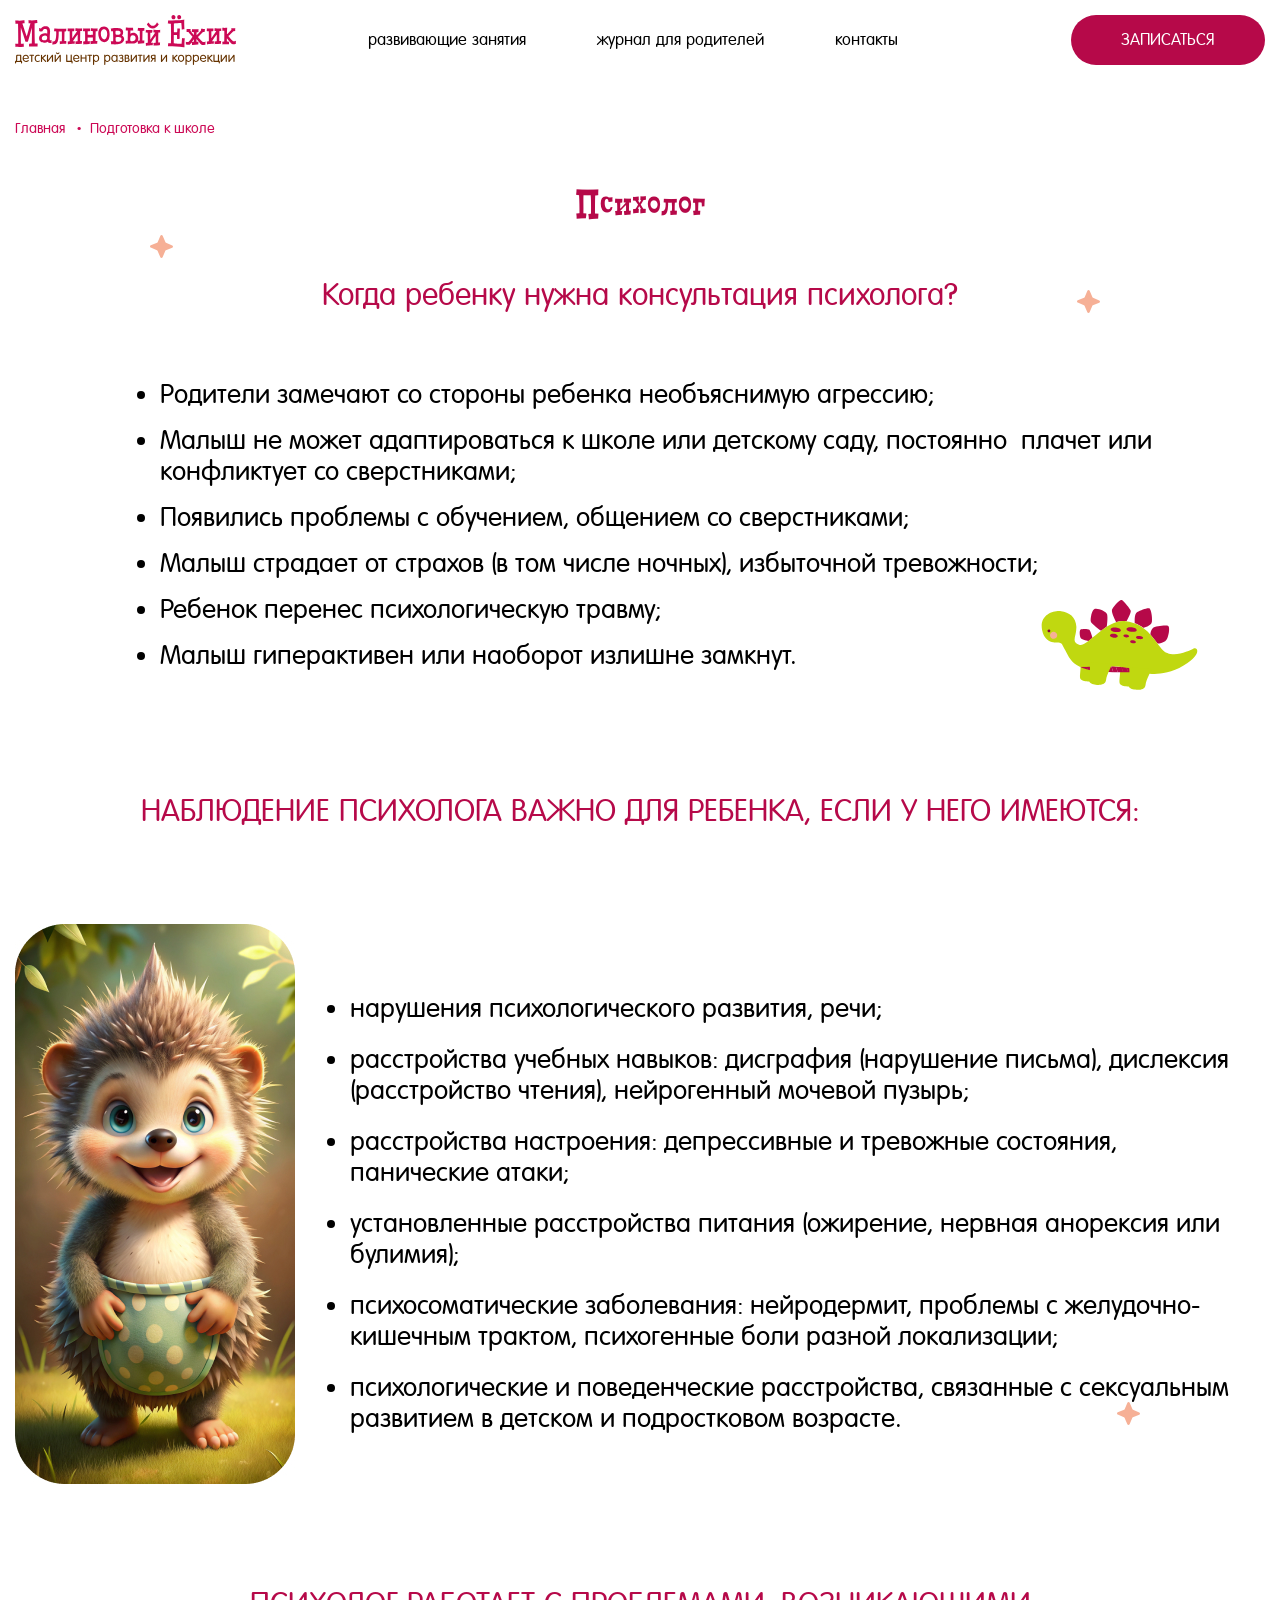
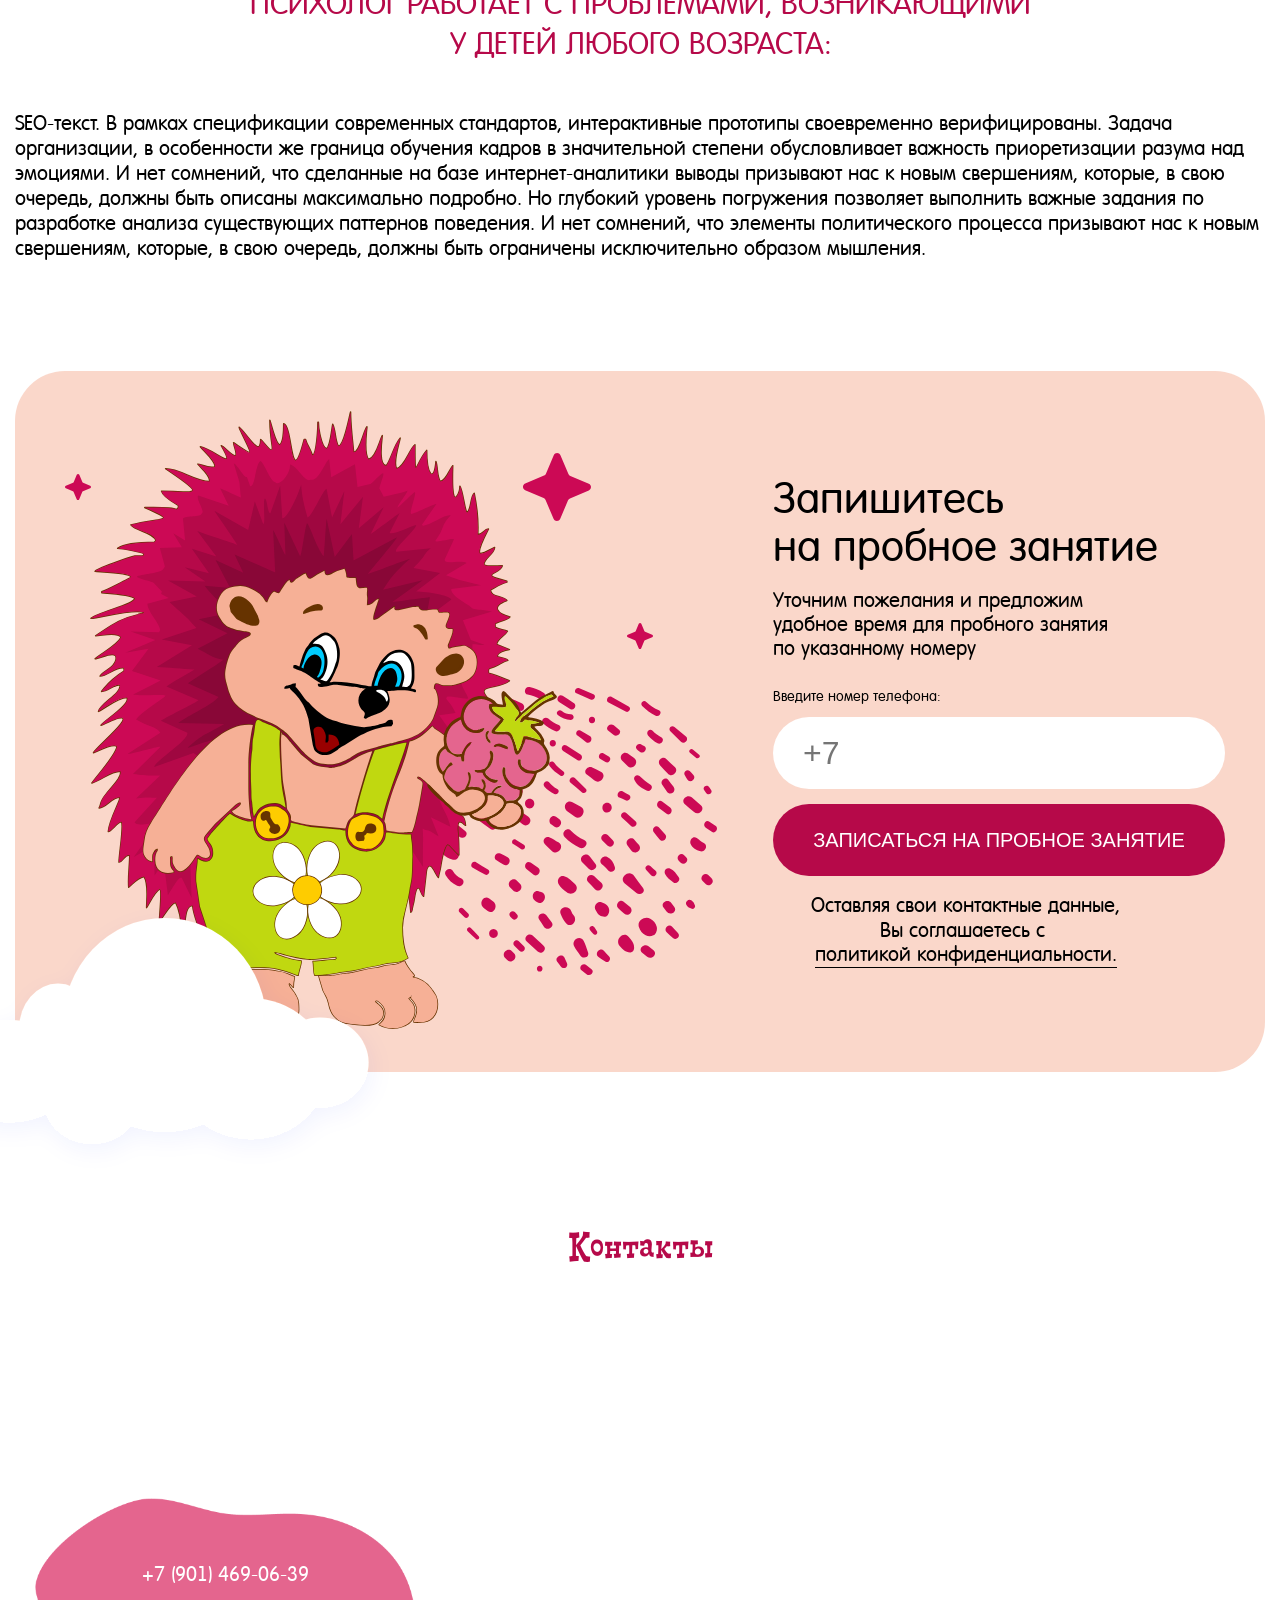
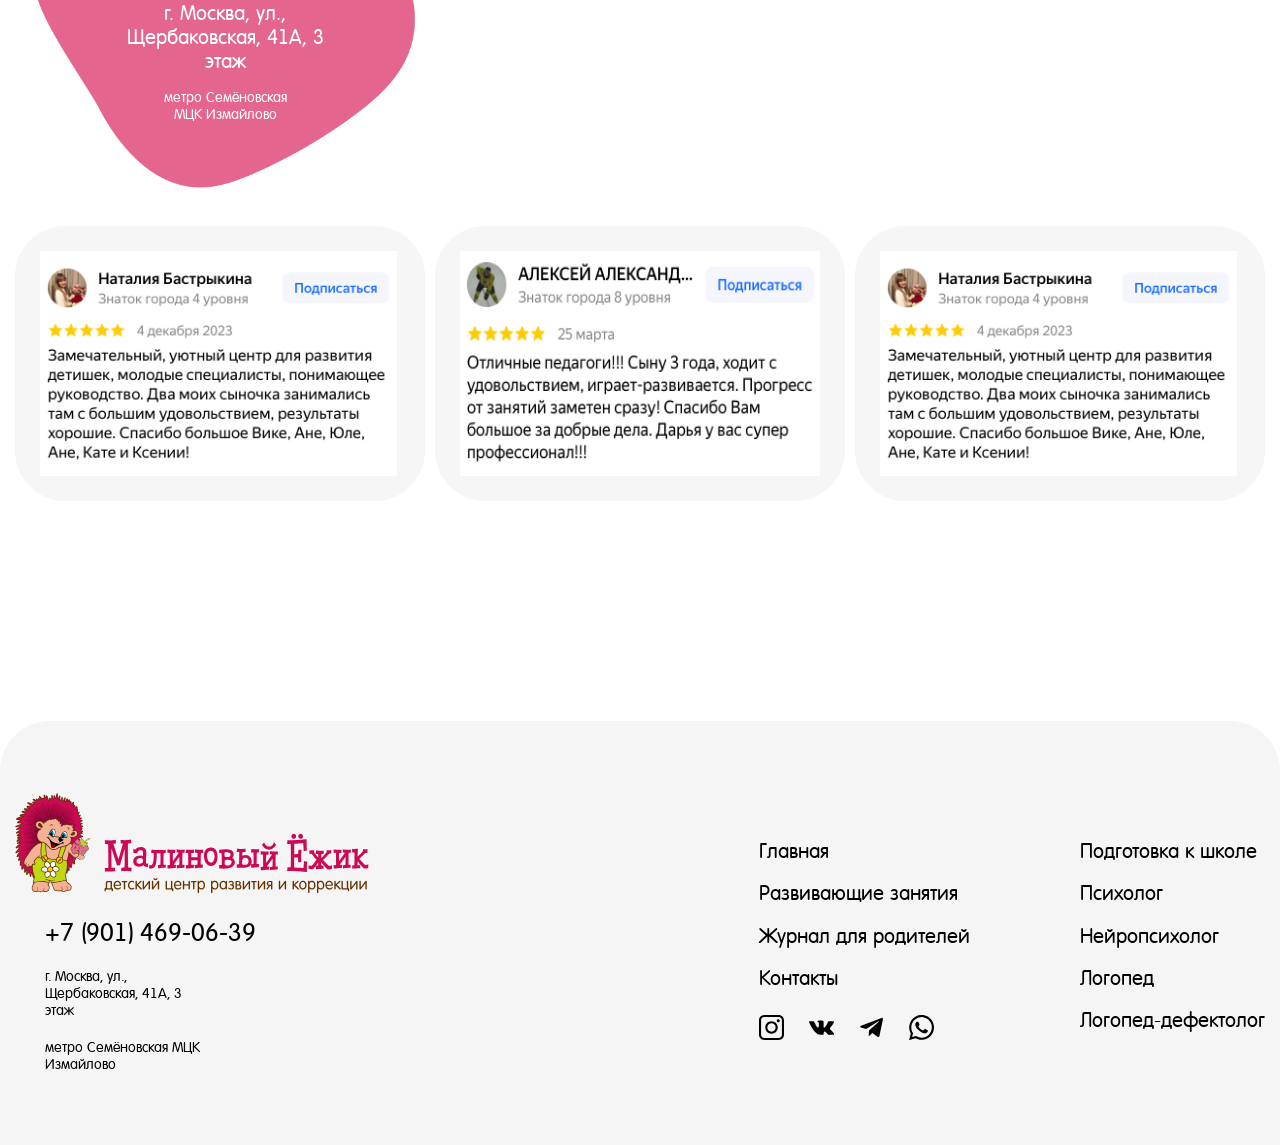
<file: psychologist.html>
<!DOCTYPE html>
<html lang="en">
<head>
    <meta charset="UTF-8">
    <meta name="viewport" content="width=device-width, initial-scale=1, maximum-scale=1">
    <meta http-equiv="X-UA-Compatible" content="ie=edge">
    <link rel="stylesheet" href="style.css">
    <title></title>
</head>
<body>

<header>
    <div class="container">
        <div class="header__main">
            <a href="#" class="header__logo">
                <img src="./assets/img/logo.svg" alt="logo">
            </a>
            <div class="header__menu">
                <ul>
                    <li><a href="#">развивающие занятия</a></li>
                    <li><a href="#">журнал для родителей</a></li>
                    <li><a href="#">контакты</a></li>
                </ul>
                <a href="#" class="btn-red">ЗАПИСАТЬСЯ</a>
            </div>
            <div class="open-menu">
                <span></span>
                <span></span>
                <span></span>
                <span></span>
            </div>
        </div>
    </div>
</header>

<section class="bread-caps-sec">
    <div class="container">
        <div class="bread-caps">
            <ul>
                <li><a href="#">Главная</a></li>
                <li>Подготовка к школе</li>
            </ul>
        </div>
    </div>
</section>

<section class="need-consult-sec">
    <div class="container">
        <div class="need-consult__cnt">
            <h2>Психолог</h2>
            <div class="need-consult__info">
                <h3>Когда ребенку нужна консультация психолога?</h3>
                <ul>
                    <li>Родители замечают со стороны ребенка необъяснимую агрессию;</li>
                    <li>
                        Малыш не может адаптироваться к школе или детскому саду, постоянно  плачет или
                        конфликтует со сверстниками;
                    </li>
                    <li>Появились проблемы с обучением, общением со сверстниками;</li>
                    <li>Малыш страдает от страхов (в том числе ночных), избыточной тревожности;</li>
                    <li>Ребенок перенес психологическую травму;</li>
                    <li>Малыш гиперактивен или наоборот излишне замкнут.</li>
                </ul>
            </div>
        </div>
    </div>
</section>


<section class="observation-sec">
    <div class="container">
        <h3>Наблюдение психолога важно для ребенка, если у него имеются:</h3>
        <div class="observation__flex">
            <div class="observation__photo">
                <img src="./assets/img/preschooler-1.jpg" alt="image">
            </div>
            <div class="observation__info">
                <ul>
                    <li>нарушения психологического развития, речи;</li>
                    <li>расстройства учебных навыков: дисграфия (нарушение письма), дислексия  (расстройство чтения), нейрогенный мочевой пузырь;</li>
                    <li>расстройства настроения: депрессивные и тревожные состояния,  панические атаки;</li>
                    <li>установленные расстройства питания (ожирение, нервная анорексия или  булимия);</li>
                    <li>психосоматические заболевания: нейродермит, проблемы с желудочно- кишечным трактом, психогенные боли разной локализации;</li>
                    <li>психологические и поведенческие расстройства, связанные с сексуальным  развитием в детском и подростковом возрасте.</li>
                </ul>
            </div>
        </div>
    </div>
</section>



<section class="raspberry-children">
    <div class="container">
        <div class="hedgehog-children__title observation-sec-titele">
            <h3>Психолог работает с проблемами, возникающими
                у детей любого возраста:</h3>
            <p>SEO-текст. В рамках спецификации современных стандартов, интерактивные прототипы своевременно верифицированы. Задача организации, в особенности же граница обучения кадров в значительной степени обусловливает важность приоретизации разума над эмоциями. И нет сомнений, что сделанные на базе интернет-аналитики выводы призывают нас к новым свершениям, которые, в свою очередь, должны быть описаны максимально подробно. Но глубокий уровень погружения позволяет выполнить важные задания по разработке анализа существующих паттернов поведения. И нет сомнений, что элементы политического процесса призывают нас к новым свершениям, которые, в свою очередь, должны быть ограничены исключительно образом мышления.</p>
        </div>

    </div>
    <div class="sign-lesson">
        <div class="container">
            <div class="sign-lesson__fon">
                <div class="sign-lesson__photo">
                    <img src="./assets/img/hedfehog2.svg" alt="image">
                </div>
                <div class="sign-lesson__info">
                    <h2>Запишитесь
                        на пробное занятие</h2>
                    <p>
                        Уточним пожелания и предложим
                        удобное время для пробного занятия
                        по указанному номеру
                    </p>
                    <div class="sign-lesson__form">
                        <small>Введите номер телефона:</small>
                        <form>
                            <div class="sign-lesson__inp">
                                <label>
                                    <input type="text" placeholder="+7" class="phone">
                                </label>
                            </div>
                            <button class="btn-red">ЗАПИСАТЬСЯ НА ПРОБНОЕ ЗАНЯТИЕ</button>
                        </form>
                        <p>
                            Оставляя свои контактные данные, Вы соглашаетесь с 
                            <a href="#">политикой конфиденциальности. </a>
                        </p>
                    </div>
                </div>
            </div>
        </div>
        <div class="sign-lesson-skay">
            <img src="./assets/img/skay4.svg" alt="image">
        </div>
    </div>
</section>






<section class="contact-sec">
    <div class="container">
        <div class="contact__main">
            <h2>Контакты</h2>
            <div class="contact__map">
                <iframe src="https://yandex.ru/map-widget/v1/?um=constructor%3Ad20a2db9c0956260044ea9b81835b68672688292c285b54bea226a6f04271da5&amp;source=constructor"
                        width="100%" height="100%" frameborder="0"></iframe>
            </div>
            <div class="contact__fon">
                <p>+7 (901) 469-06-39</p>
                <p>г. Москва, ул., Щербаковская, 41А,
                    3 этаж</p>
                <span>метро Семёновская МЦК Измайлово</span>
            </div>
        </div>
        <div class="contact__rel">
            <div class="swiper contact__slider">
                <div class="swiper-wrapper">
                    <div class="swiper-slide">
                        <div class="contact__box">
                            <img src="./assets/img/otz-cont.png" alt="image">
                        </div>
                    </div>
                    <div class="swiper-slide">
                        <div class="contact__box">
                            <img src="./assets/img/otz-cont2.png" alt="image">
                        </div>
                    </div>
                    <div class="swiper-slide">
                        <div class="contact__box">
                            <img src="./assets/img/otz-cont.png" alt="image">
                        </div>
                    </div>
                    <div class="swiper-slide">
                        <div class="contact__box">
                            <img src="./assets/img/otz-cont2.png" alt="image">
                        </div>
                    </div>
                </div>
            </div>
        </div>
    </div>
</section>

<footer>
    <div class="container">
        <div class="footer__cnt">
            <div class="footer__info">
                <a href="#" class="footer-logo">
                    <img src="./assets/img/logo-foot.svg" alt="image">
                </a>
                <a href="tel:+7 (901) 469-06-39" class="footer-phone">+7 (901) 469-06-39</a>
                <p>
                    г. Москва, ул., Щербаковская, 41А,
                    3 этаж
                </p>
                <p>
                    метро Семёновская
                    МЦК Измайлово
                </p>
            </div>
            <div class="footer__flex">
                <div class="footer__menu">
                    <ul>
                        <li><a href="#">Главная</a></li>
                        <li><a href="#">Развивающие занятия</a></li>
                        <li><a href="#">Журнал для родителей</a></li>
                        <li><a href="#">Контакты</a></li>
                    </ul>
                    <div class="footer__social">
                        <a href="#" class="social-href" target="_blank">
                            <svg xmlns="http://www.w3.org/2000/svg" width="32" height="32" viewBox="0 0 32 32" fill="none">
                                <path fill-rule="evenodd" clip-rule="evenodd" d="M25.3333 2.66667H6.66667C4.45753 2.66667 2.66667 4.45753 2.66667 6.66667V25.3333C2.66667 27.5425 4.45753 29.3333 6.66667 29.3333H25.3333C27.5425 29.3333 29.3333 27.5425 29.3333 25.3333V6.66667C29.3333 4.45753 27.5425 2.66667 25.3333 2.66667ZM6.66667 0C2.98477 0 0 2.98477 0 6.66667V25.3333C0 29.0152 2.98477 32 6.66667 32H25.3333C29.0152 32 32 29.0152 32 25.3333V6.66667C32 2.98477 29.0152 0 25.3333 0H6.66667ZM16 21.3333C18.9455 21.3333 21.3333 18.9455 21.3333 16C21.3333 13.0545 18.9455 10.6667 16 10.6667C13.0545 10.6667 10.6667 13.0545 10.6667 16C10.6667 18.9455 13.0545 21.3333 16 21.3333ZM16 24C20.4183 24 24 20.4183 24 16C24 11.5817 20.4183 8 16 8C11.5817 8 8 11.5817 8 16C8 20.4183 11.5817 24 16 24ZM24.6667 9.33333C25.7712 9.33333 26.6667 8.4379 26.6667 7.33333C26.6667 6.22876 25.7712 5.33333 24.6667 5.33333C23.5621 5.33333 22.6667 6.22876 22.6667 7.33333C22.6667 8.4379 23.5621 9.33333 24.6667 9.33333Z" fill="white"/>
                            </svg>
                        </a>
                        <a href="#" class="social-href" target="_blank">
                            <svg xmlns="http://www.w3.org/2000/svg" width="32" height="19" viewBox="0 0 32 19" fill="none">
                                <path d="M31.8303 17.1813C31.7915 17.0978 31.7554 17.0285 31.7219 16.973C31.1667 15.9731 30.1057 14.7458 28.5396 13.2907L28.5065 13.2573L28.4899 13.241L28.4732 13.2243H28.4564C27.7456 12.5467 27.2955 12.0911 27.107 11.8579C26.7621 11.4135 26.6849 10.9638 26.8734 10.5081C27.0065 10.1638 27.5068 9.43667 28.3729 8.32574C28.8285 7.73699 29.1893 7.26513 29.4557 6.90962C31.3774 4.3548 32.2106 2.72223 31.955 2.01128L31.8557 1.84515C31.789 1.74512 31.6169 1.65362 31.3395 1.57017C31.0615 1.4869 30.7062 1.47313 30.2729 1.52862L25.4746 1.56177C25.3969 1.53422 25.2859 1.53679 25.1413 1.57017C24.9969 1.60355 24.9246 1.6203 24.9246 1.6203L24.8411 1.66202L24.7748 1.71215C24.7193 1.7453 24.6582 1.8036 24.5915 1.88693C24.5251 1.96997 24.4696 2.06742 24.4253 2.17847C23.9029 3.52247 23.3089 4.77204 22.6423 5.92714C22.2313 6.61592 21.8539 7.21284 21.5092 7.71826C21.1649 8.22351 20.8761 8.59576 20.6431 8.83438C20.4096 9.07323 20.199 9.26458 20.0098 9.40912C19.8209 9.55373 19.6767 9.61483 19.5768 9.59248C19.4768 9.57013 19.3825 9.54795 19.2933 9.52578C19.1379 9.42575 19.0129 9.28973 18.9186 9.11758C18.824 8.94543 18.7603 8.72875 18.7269 8.46772C18.6938 8.20652 18.6742 7.98185 18.6686 7.79296C18.6634 7.60429 18.6658 7.33743 18.677 6.99313C18.6886 6.64865 18.6938 6.41558 18.6938 6.29338C18.6938 5.87124 18.702 5.41308 18.7185 4.91881C18.7353 4.42453 18.7489 4.03291 18.7603 3.7444C18.7716 3.45559 18.7769 3.15004 18.7769 2.82792C18.7769 2.50579 18.7573 2.25317 18.7185 2.06982C18.6803 1.88669 18.6215 1.70894 18.544 1.53662C18.4661 1.36447 18.3521 1.2313 18.2025 1.13676C18.0526 1.04234 17.8662 0.967414 17.6444 0.911742C17.0556 0.778516 16.3059 0.706446 15.3949 0.695242C13.3291 0.673066 12.0017 0.806468 11.413 1.09527C11.1797 1.21729 10.9686 1.38402 10.7799 1.59491C10.5799 1.83937 10.552 1.97277 10.6964 1.99471C11.3629 2.09456 11.8348 2.33341 12.1125 2.71103L12.2126 2.91113C12.2905 3.05551 12.3682 3.3111 12.446 3.67758C12.5236 4.04405 12.5738 4.44945 12.5958 4.89354C12.6513 5.70451 12.6513 6.39872 12.5958 6.97621C12.5402 7.55393 12.4877 8.00368 12.4376 8.3258C12.3874 8.64793 12.3125 8.90895 12.2126 9.10882C12.1125 9.30875 12.0459 9.43095 12.0126 9.4753C11.9792 9.51965 11.9515 9.5476 11.9294 9.55857C11.785 9.61389 11.6349 9.64208 11.4795 9.64208C11.3238 9.64208 11.1351 9.56423 10.913 9.40866C10.691 9.25308 10.4605 9.03938 10.2217 8.76721C9.98283 8.49498 9.71346 8.11456 9.41345 7.62588C9.11368 7.13721 8.80264 6.55966 8.48051 5.89324L8.214 5.40993C8.0474 5.09901 7.81981 4.64629 7.531 4.05217C7.24203 3.45781 6.9866 2.88289 6.76456 2.32751C6.6758 2.09427 6.54246 1.91669 6.36476 1.79449L6.28137 1.74436C6.22593 1.70001 6.13694 1.65292 6.01486 1.60273C5.8926 1.55261 5.76504 1.51666 5.63164 1.49454L1.06651 1.52769C0.600015 1.52769 0.283493 1.63337 0.116829 1.84444L0.0501277 1.94429C0.0168065 1.9999 0 2.08872 0 2.21098C0 2.33318 0.0333212 2.48315 0.100022 2.66073C0.766447 4.227 1.49117 5.73754 2.27419 7.19259C3.05721 8.64764 3.73764 9.81971 4.31507 10.7078C4.89262 11.5965 5.48131 12.4352 6.08115 13.2236C6.68099 14.0123 7.07805 14.5177 7.27231 14.7398C7.46681 14.9622 7.61959 15.1285 7.73064 15.2396L8.14724 15.6394C8.41381 15.906 8.80527 16.2253 9.32177 16.5973C9.8384 16.9696 10.4103 17.3361 11.0379 17.6974C11.6656 18.0581 12.3958 18.3524 13.2289 18.58C14.062 18.8079 14.8728 18.8994 15.6614 18.8553H17.5775C17.9661 18.8217 18.2605 18.6995 18.4606 18.4886L18.5269 18.4051C18.5715 18.3388 18.6132 18.2358 18.6517 18.0972C18.6907 17.9584 18.7101 17.8054 18.7101 17.6391C18.6987 17.1615 18.735 16.7312 18.8181 16.348C18.9012 15.9649 18.9958 15.6761 19.1017 15.4816C19.2075 15.2873 19.3269 15.1233 19.4598 14.9904C19.5929 14.8572 19.6878 14.7765 19.7435 14.7487C19.7988 14.7207 19.843 14.7018 19.8763 14.6904C20.1429 14.6016 20.4566 14.6876 20.8179 14.9488C21.179 15.2099 21.5176 15.5322 21.8344 15.9152C22.151 16.2986 22.5313 16.7288 22.9755 17.2063C23.42 17.684 23.8087 18.0391 24.1418 18.2727L24.4749 18.4726C24.6973 18.606 24.9861 18.7282 25.3416 18.8393C25.6965 18.9503 26.0074 18.978 26.2744 18.9225L30.5395 18.856C30.9613 18.856 31.2896 18.7862 31.5224 18.6476C31.7557 18.5087 31.8943 18.3558 31.939 18.1894C31.9836 18.0229 31.986 17.8339 31.9475 17.6227C31.908 17.4119 31.869 17.2646 31.8303 17.1813Z" fill="#D5D7E7"></path>
                            </svg>
                        </a>
                        <a href="#" class="social-href" target="_blank">
                            <svg xmlns="http://www.w3.org/2000/svg" width="20" height="21" viewBox="0 0 20 21" fill="none">
                                <path d="M7.91925 13.0503L7.61842 17.5573C8.06045 17.5573 8.25575 17.3552 8.50247 17.1153L10.6262 15.0503L15.0444 18.3145C15.8575 18.7632 16.4444 18.5309 16.6469 17.5596L19.5473 3.89178C19.8443 2.70123 19.0935 2.16125 18.3157 2.5144L1.28445 9.08156C0.121907 9.54785 0.128684 10.1964 1.07254 10.4854L5.44313 11.8496L15.5615 5.46599C16.0392 5.17633 16.4776 5.33206 16.1178 5.65141L7.919 13.0502L7.91925 13.0503Z" fill="#3D50F4"></path>
                            </svg>
                        </a>
                        <a href="#" class="social-href" target="_blank">
                            <svg xmlns="http://www.w3.org/2000/svg" width="30" height="30" viewBox="0 0 30 30" fill="none">
                                <path fill-rule="evenodd" clip-rule="evenodd" d="M14.25 0.00918659C12.2805 0.103499 10.3818 0.603187 8.56355 1.50581C3.9683 3.78694 0.954482 8.04088 0.309419 13.1563C0.218669 13.8761 0.217919 15.8023 0.308107 16.5313C0.535357 18.3676 1.08242 20.1601 1.88261 21.6903L2.19686 22.2911L1.15017 26.1139C0.574419 28.2164 0.115794 29.9491 0.130982 29.9643C0.146169 29.9794 0.776794 29.8284 1.53242 29.6286C2.95923 29.2514 5.65404 28.5441 7.13836 28.1574L7.99542 27.934L8.6073 28.2411C9.84348 28.8614 11.5008 29.3683 13.0625 29.6037C14.0577 29.7537 16.14 29.7546 17.125 29.6056C20.5335 29.0897 23.5198 27.5484 25.8602 25.0971C28.0001 22.8558 29.3483 20.0883 29.8199 16.9688C29.9895 15.8473 30.0025 14.0159 29.8489 12.9063C29.5345 10.6362 28.7541 8.5425 27.5304 6.68619C25.1886 3.134 21.443 0.749437 17.2188 0.121562C16.4786 0.0115616 15.2061 -0.0366259 14.25 0.00918659ZM13.875 2.56575C11.472 2.82912 9.11754 3.80844 7.29454 5.30287C6.69361 5.7955 5.67798 6.85356 5.22798 7.45575C2.18736 11.525 1.94298 17.0633 4.61436 21.3646L4.93786 21.8854L4.32017 24.1458C3.98048 25.3891 3.70636 26.4111 3.71098 26.417C3.71567 26.4229 4.73186 26.1611 5.96917 25.835C7.20648 25.509 8.26098 25.2401 8.31254 25.2376C8.36411 25.235 8.65942 25.3809 8.96879 25.5618C10.7817 26.6216 12.9136 27.1875 15.0938 27.1875C18.3758 27.1875 21.4767 25.9064 23.7842 23.5971C27.555 19.8236 28.5043 14.1533 26.16 9.40625C24.3642 5.76969 20.961 3.27094 16.9651 2.65469C16.1893 2.53506 14.578 2.48869 13.875 2.56575ZM9.62504 7.99469C9.26155 8.07025 9.03186 8.22587 8.62854 8.67006C8.20548 9.136 7.81029 9.86563 7.65436 10.4688C7.42861 11.3418 7.55854 12.5236 7.99586 13.574C8.85992 15.6496 11.5811 18.7299 13.8125 20.1583C14.7129 20.7346 16.1259 21.3558 17.5313 21.7932C18.1262 21.9783 19.2567 22.0528 19.8438 21.9454C20.05 21.9078 20.4719 21.7514 20.7813 21.598C22.07 20.959 22.5357 20.2952 22.6076 18.9943L22.6408 18.3948L22.4564 18.2634C22.2194 18.0946 19.9057 16.9728 19.379 16.7713C19.1496 16.6834 18.9157 16.6326 18.8348 16.6529C18.752 16.6737 18.449 16.9939 18.1067 17.4224C17.2496 18.4955 17.1792 18.5625 16.9079 18.5625C16.6076 18.5625 15.353 17.9586 14.5625 17.4336C13.5121 16.736 12.0667 15.1538 11.5072 14.0893C11.3276 13.7474 11.3479 13.6844 11.8338 13.0743C12.4677 12.2783 12.6421 11.9705 12.6093 11.7061C12.5614 11.32 11.3084 8.38144 11.1046 8.17712C10.9461 8.01819 10.885 7.99994 10.5109 7.99912C10.2815 7.99869 10.0375 7.98725 9.96879 7.97375C9.90004 7.96025 9.74536 7.96969 9.62504 7.99469Z" fill="white"/>
                            </svg>
                        </a>
                    </div>
                </div>
                <div class="footer__menu">
                    <ul>
                        <li><a href="#">Подготовка к школе</a></li>
                        <li><a href="#">Психолог</a></li>
                        <li><a href="#">Нейропсихолог</a></li>
                        <li><a href="#">Логопед</a></li>
                        <li><a href="#">Логопед-дефектолог</a></li>
                    </ul>
                </div>

            </div>
        </div>
    </div>
</footer>

<script src="assets/js/jquery-3.6.4.js"></script>
<script src="assets/js/jquery.mask.js"></script>
<script src="assets/js/swiper-bundle.min.js"></script>
<script src="assets/js/script.js"></script>

</body>
</html>
</file>
<file: style.css>
@import "assets/font/font.css";
@import "assets/css/normalize.css";
@import "assets/css/swiper-bundle.min.css";
@import "assets/css/header.css";
@import "assets/css/home.css";
@import "assets/css/footer.css";
@import "assets/css/developmental.css";
@import "assets/css/preparation.css";
@import "assets/css/magazine.css";
@import "assets/css/psychologist.css";
</file>
